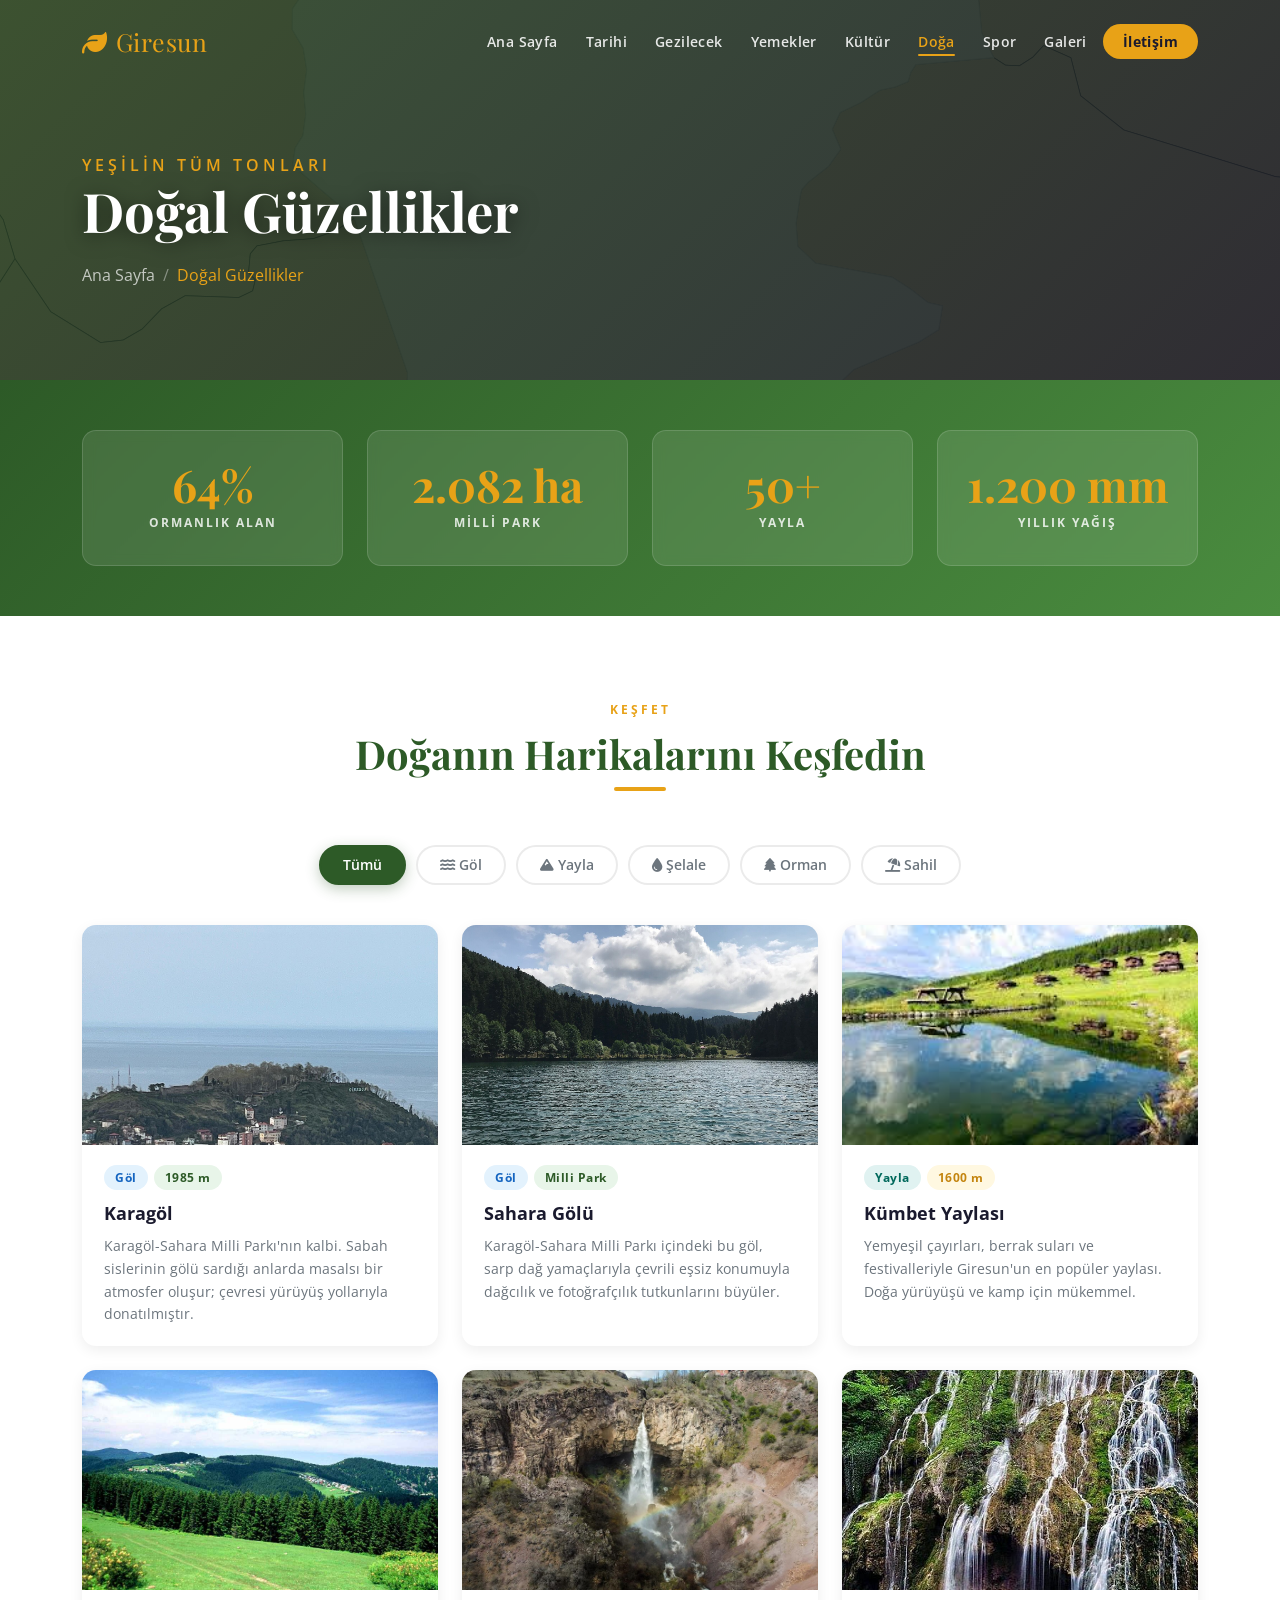
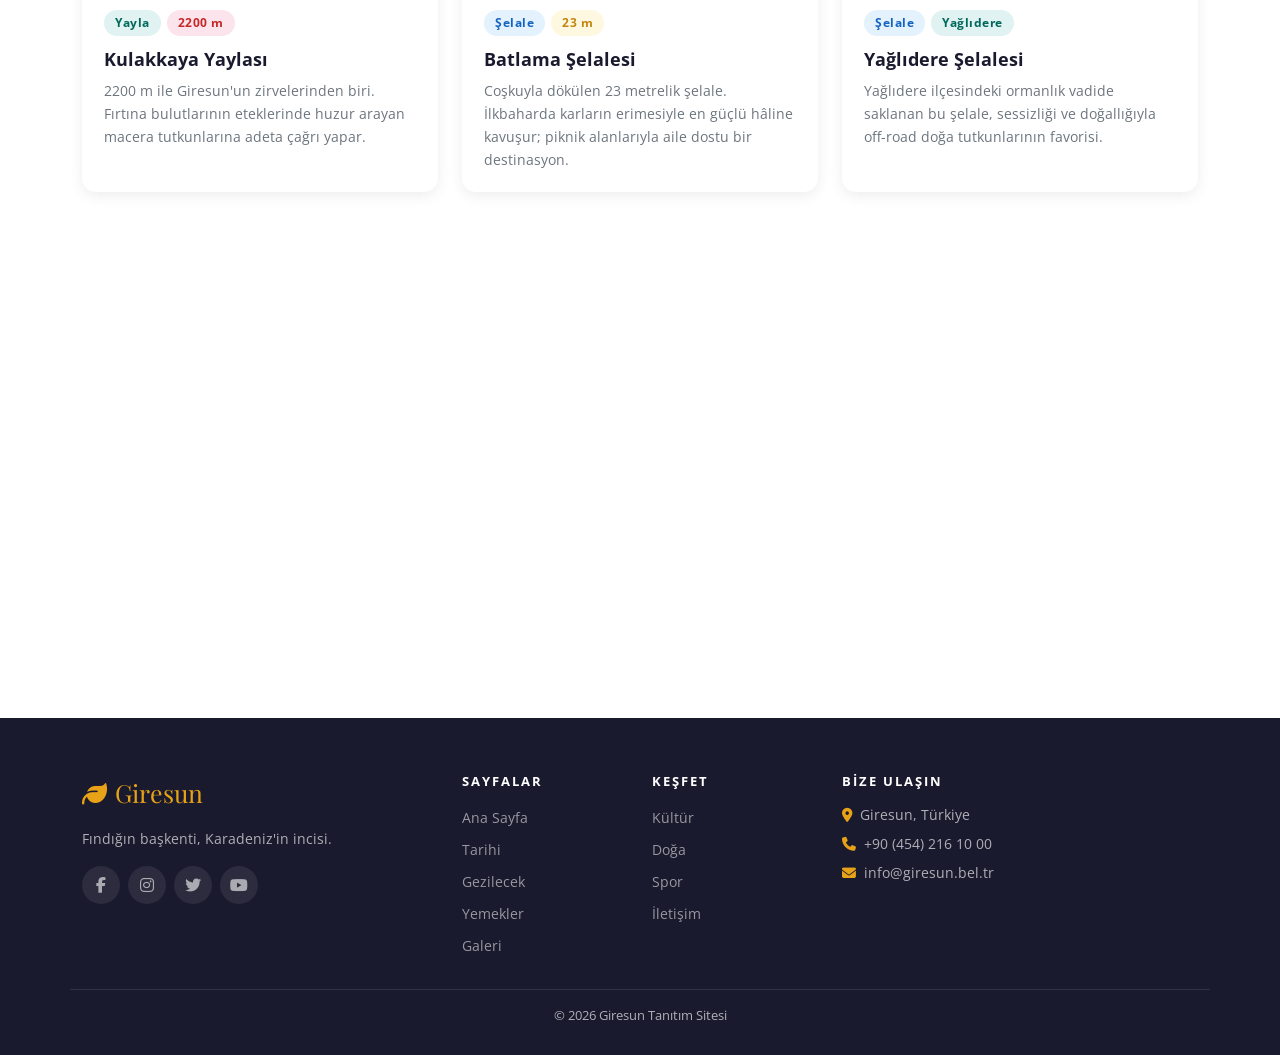
<file: giresun tanıtım sitesi/doga.html>
<!DOCTYPE html>
<html lang="tr">
<head>
  <meta charset="UTF-8"><meta name="viewport" content="width=device-width, initial-scale=1.0">
  <title>Doğal Güzellikler | Giresun</title>
  <link href="https://cdn.jsdelivr.net/npm/bootstrap@5.3.2/dist/css/bootstrap.min.css" rel="stylesheet">
  <link rel="stylesheet" href="https://cdnjs.cloudflare.com/ajax/libs/font-awesome/6.5.0/css/all.min.css">
  <link href="https://fonts.googleapis.com/css2?family=Playfair+Display:wght@400;700&family=Open+Sans:wght@300;400;600&display=swap" rel="stylesheet">
  <link rel="stylesheet" href="https://unpkg.com/aos@2.3.4/dist/aos.css">
  <link rel="stylesheet" href="css/style.css">
</head>
<body>

<nav class="navbar navbar-expand-lg fixed-top" id="mainNav">
  <div class="container">
    <a class="navbar-brand" href="index.html"><i class="fas fa-leaf me-2"></i>Giresun</a>
    <button class="navbar-toggler" type="button" data-bs-toggle="collapse" data-bs-target="#navMenu"><span class="navbar-toggler-icon"></span></button>
    <div class="collapse navbar-collapse" id="navMenu">
      <ul class="navbar-nav ms-auto align-items-lg-center gap-1">
        <li class="nav-item"><a class="nav-link" href="index.html">Ana Sayfa</a></li>
        <li class="nav-item"><a class="nav-link" href="tarih.html">Tarihi</a></li>
        <li class="nav-item"><a class="nav-link" href="gezilecek.html">Gezilecek</a></li>
        <li class="nav-item"><a class="nav-link" href="yemekler.html">Yemekler</a></li>
        <li class="nav-item"><a class="nav-link" href="kultur.html">Kültür</a></li>
        <li class="nav-item"><a class="nav-link" href="doga.html">Doğa</a></li>
        <li class="nav-item"><a class="nav-link" href="spor.html">Spor</a></li>
        <li class="nav-item"><a class="nav-link" href="galeri.html">Galeri</a></li>
        <li class="nav-item"><a class="nav-link btn-nav" href="iletisim.html">İletişim</a></li>
      </ul>
    </div>
  </div>
</nav>

<div class="page-hero">
  <div class="page-hero-bg" style="background-image:url('imgs/1280px-Giresun_harita.svg.png')"></div>
  <div class="page-hero-overlay"></div>
  <div class="container">
    <div class="page-hero-content">
      <div class="page-hero-subtitle">Yeşilin Tüm Tonları</div>
      <h1 class="page-hero-title">Doğal Güzellikler</h1>
      <nav aria-label="breadcrumb" class="breadcrumb-wrap">
        <ol class="breadcrumb mb-0">
          <li class="breadcrumb-item"><a href="index.html">Ana Sayfa</a></li>
          <li class="breadcrumb-item active">Doğal Güzellikler</li>
        </ol>
      </nav>
    </div>
  </div>
</div>

<!-- STATS DOĞA -->
<section class="stats-section" style="padding:50px 0">
  <div class="container">
    <div class="row g-4 justify-content-center">
      <div class="col-6 col-md-3" data-aos="zoom-in" data-aos-delay="0"><div class="stat-card"><div class="stat-num" data-count="64" data-suffix="%">0</div><div class="stat-lbl">Ormanlık Alan</div></div></div>
      <div class="col-6 col-md-3" data-aos="zoom-in" data-aos-delay="100"><div class="stat-card"><div class="stat-num" data-count="2082" data-suffix=" ha">0</div><div class="stat-lbl">Milli Park</div></div></div>
      <div class="col-6 col-md-3" data-aos="zoom-in" data-aos-delay="200"><div class="stat-card"><div class="stat-num" data-count="50" data-suffix="+">0</div><div class="stat-lbl">Yayla</div></div></div>
      <div class="col-6 col-md-3" data-aos="zoom-in" data-aos-delay="300"><div class="stat-card"><div class="stat-num" data-count="1200" data-suffix=" mm">0</div><div class="stat-lbl">Yıllık Yağış</div></div></div>
    </div>
  </div>
</section>

<section style="background:#fff;">
  <div class="container">
    <div class="section-header" data-aos="fade-up">
      <span class="section-eyebrow">Keşfet</span>
      <h2 class="section-title">Doğanın Harikalarını Keşfedin</h2>
      <div class="section-divider"></div>
    </div>
    <div class="filter-bar" data-aos="fade-up">
      <button class="filter-btn active" data-filter="all">Tümü</button>
      <button class="filter-btn" data-filter="gol"><i class="fas fa-water me-1"></i>Göl</button>
      <button class="filter-btn" data-filter="yayla"><i class="fas fa-mountain me-1"></i>Yayla</button>
      <button class="filter-btn" data-filter="selale"><i class="fas fa-tint me-1"></i>Şelale</button>
      <button class="filter-btn" data-filter="orman"><i class="fas fa-tree me-1"></i>Orman</button>
      <button class="filter-btn" data-filter="sahil"><i class="fas fa-umbrella-beach me-1"></i>Sahil</button>
    </div>
    <p id="no-results" class="filter-result"><i class="fas fa-search me-2"></i>Bu kategoride sonuç yok.</p>

    <div class="row g-4">
      <div class="col-lg-4 col-md-6" data-cat="gol" data-aos="fade-up" data-aos-delay="0">
        <div class="g-card">
          <div class="g-card-img">
            <img src="imgs/1280px-Castle_of_Giresun.jpg" alt="Karagöl" data-modal-type="historical" data-modal-key="karagol" onclick="openModal(this)" loading="lazy">
            <div class="card-overlay"><span class="card-overlay-btn" onclick="openModal(this.closest('.g-card-img').querySelector('img'))"><i class="fas fa-map-marked-alt me-1"></i>Haritada Gör</span></div>
          </div>
          <div class="g-card-body">
            <div class="g-card-badges"><span class="badge-cat badge-blue">Göl</span><span class="badge-cat badge-green">1985 m</span></div>
            <div class="g-card-title">Karagöl</div>
            <p class="g-card-text">Karagöl-Sahara Milli Parkı'nın kalbi. Sabah sislerinin gölü sardığı anlarda masalsı bir atmosfer oluşur; çevresi yürüyüş yollarıyla donatılmıştır.</p>
          </div>
        </div>
      </div>

      <div class="col-lg-4 col-md-6" data-cat="gol" data-aos="fade-up" data-aos-delay="100">
        <div class="g-card">
          <div class="g-card-img">
            <img src="imgs/karagol_lake.jpg" alt="Sahara Gölü" data-modal-type="image" data-img-src="imgs/karagol_lake.jpg" data-img-title="Sahara Gölü — Giresun" onclick="openModal(this)" loading="lazy">
            <div class="card-overlay"><span class="card-overlay-btn" onclick="openModal(this.closest('.g-card-img').querySelector('img'))"><i class="fas fa-expand-alt me-1"></i>Büyüt</span></div>
          </div>
          <div class="g-card-body">
            <div class="g-card-badges"><span class="badge-cat badge-blue">Göl</span><span class="badge-cat badge-green">Milli Park</span></div>
            <div class="g-card-title">Sahara Gölü</div>
            <p class="g-card-text">Karagöl-Sahara Milli Parkı içindeki bu göl, sarp dağ yamaçlarıyla çevrili eşsiz konumuyla dağcılık ve fotoğrafçılık tutkunlarını büyüler.</p>
          </div>
        </div>
      </div>

      <div class="col-lg-4 col-md-6" data-cat="yayla" data-aos="fade-up" data-aos-delay="200">
        <div class="g-card">
          <div class="g-card-img">
            <img src="imgs/kumbet.jpg" alt="Kümbet Yaylası" data-modal-type="historical" data-modal-key="kumbet-yaylasi" onclick="openModal(this)" loading="lazy">
            <div class="card-overlay"><span class="card-overlay-btn" onclick="openModal(this.closest('.g-card-img').querySelector('img'))"><i class="fas fa-map-marked-alt me-1"></i>Haritada Gör</span></div>
          </div>
          <div class="g-card-body">
            <div class="g-card-badges"><span class="badge-cat badge-teal">Yayla</span><span class="badge-cat badge-gold">1600 m</span></div>
            <div class="g-card-title">Kümbet Yaylası</div>
            <p class="g-card-text">Yemyeşil çayırları, berrak suları ve festivalleriyle Giresun'un en popüler yaylası. Doğa yürüyüşü ve kamp için mükemmel.</p>
          </div>
        </div>
      </div>

      <div class="col-lg-4 col-md-6" data-cat="yayla" data-aos="fade-up" data-aos-delay="0">
        <div class="g-card">
          <div class="g-card-img">
            <img src="imgs/kulakkaya.jpg" alt="Kulakkaya Yaylası" data-modal-type="historical" data-modal-key="kulakkaya-yaylasi" onclick="openModal(this)" loading="lazy">
            <div class="card-overlay"><span class="card-overlay-btn" onclick="openModal(this.closest('.g-card-img').querySelector('img'))"><i class="fas fa-map-marked-alt me-1"></i>Haritada Gör</span></div>
          </div>
          <div class="g-card-body">
            <div class="g-card-badges"><span class="badge-cat badge-teal">Yayla</span><span class="badge-cat badge-red">2200 m</span></div>
            <div class="g-card-title">Kulakkaya Yaylası</div>
            <p class="g-card-text">2200 m ile Giresun'un zirvelerinden biri. Fırtına bulutlarının eteklerinde huzur arayan macera tutkunlarına adeta çağrı yapar.</p>
          </div>
        </div>
      </div>

      <div class="col-lg-4 col-md-6" data-cat="selale" data-aos="fade-up" data-aos-delay="100">
        <div class="g-card">
          <div class="g-card-img">
            <img src="imgs/batamaselale.jpg" alt="Batlama Şelalesi" data-modal-type="historical" data-modal-key="batlama-selalesi" onclick="openModal(this)" loading="lazy">
            <div class="card-overlay"><span class="card-overlay-btn" onclick="openModal(this.closest('.g-card-img').querySelector('img'))"><i class="fas fa-map-marked-alt me-1"></i>Haritada Gör</span></div>
          </div>
          <div class="g-card-body">
            <div class="g-card-badges"><span class="badge-cat badge-blue">Şelale</span><span class="badge-cat badge-gold">23 m</span></div>
            <div class="g-card-title">Batlama Şelalesi</div>
            <p class="g-card-text">Coşkuyla dökülen 23 metrelik şelale. İlkbaharda karların erimesiyle en güçlü hâline kavuşur; piknik alanlarıyla aile dostu bir destinasyon.</p>
          </div>
        </div>
      </div>

      <div class="col-lg-4 col-md-6" data-cat="selale" data-aos="fade-up" data-aos-delay="200">
        <div class="g-card">
          <div class="g-card-img">
            <img src="imgs/yaglıdereselale.jpg" alt="Yağlıdere Şelalesi" data-modal-type="image" data-img-src="imgs/Yağlıdere_view.jpg" data-img-title="Yağlıdere Şelalesi" onclick="openModal(this)" loading="lazy">
            <div class="card-overlay"><span class="card-overlay-btn" onclick="openModal(this.closest('.g-card-img').querySelector('img'))"><i class="fas fa-expand-alt me-1"></i>Büyüt</span></div>
          </div>
          <div class="g-card-body">
            <div class="g-card-badges"><span class="badge-cat badge-blue">Şelale</span><span class="badge-cat badge-teal">Yağlıdere</span></div>
            <div class="g-card-title">Yağlıdere Şelalesi</div>
            <p class="g-card-text">Yağlıdere ilçesindeki ormanlık vadide saklanan bu şelale, sessizliği ve doğallığıyla off-road doğa tutkunlarının favorisi.</p>
          </div>
        </div>
      </div>

      <div class="col-lg-4 col-md-6" data-cat="orman" data-aos="fade-up" data-aos-delay="0">
        <div class="g-card">
          <div class="g-card-img">
            <img src="imgs/orman.jpg" alt="Giresun Ormanları" data-modal-type="image" data-img-src="imgs/1280px-Giresun_harita.svg.png" data-img-title="Giresun Ormanları" onclick="openModal(this)" loading="lazy">
            <div class="card-overlay"><span class="card-overlay-btn" onclick="openModal(this.closest('.g-card-img').querySelector('img'))"><i class="fas fa-expand-alt me-1"></i>Büyüt</span></div>
          </div>
          <div class="g-card-body">
            <div class="g-card-badges"><span class="badge-cat badge-green">Orman</span><span class="badge-cat badge-gold">%64</span></div>
            <div class="g-card-title">Giresun Ormanları</div>
            <p class="g-card-text">İlin yüzölçümünün %64'ünü kaplayan ormanlar; karaçam, kayın, ladin ve gürgen ağaçlarının oluşturduğu eşsiz bir biyoçeşitlilik barındırır.</p>
          </div>
        </div>
      </div>

      <div class="col-lg-4 col-md-6" data-cat="orman" data-aos="fade-up" data-aos-delay="100">
        <div class="g-card">
          <div class="g-card-img">
            <img src="imgs/findikbahcesi.jpg" alt="Fındık Bahçeleri" data-modal-type="image" data-img-src="imgs/Hasselblade.jpg" data-img-title="Giresun Fındık Bahçeleri" onclick="openModal(this)" loading="lazy">
            <div class="card-overlay"><span class="card-overlay-btn" onclick="openModal(this.closest('.g-card-img').querySelector('img'))"><i class="fas fa-expand-alt me-1"></i>Büyüt</span></div>
          </div>
          <div class="g-card-body">
            <div class="g-card-badges"><span class="badge-cat badge-green">Tarım</span><span class="badge-cat badge-gold">Coğrafi İşaretli</span></div>
            <div class="g-card-title">Fındık Bahçeleri</div>
            <p class="g-card-text">Yamaçları kaplayan fındık bahçeleri, ilkbaharda çiçeklendiğinde görsel şölen sunar. Ağustos hasatı yörenin en büyük sevincidir.</p>
          </div>
        </div>
      </div>

      <div class="col-lg-4 col-md-6" data-cat="sahil" data-aos="fade-up" data-aos-delay="200">
        <div class="g-card">
          <div class="g-card-img">
            <img src="imgs/kıyı.jpg" alt="Karadeniz Sahili" data-modal-type="image" data-img-src="imgs/1280px-Kapu_Mosque.jpg" data-img-title="Giresun Karadeniz Sahili" onclick="openModal(this)" loading="lazy">
            <div class="card-overlay"><span class="card-overlay-btn" onclick="openModal(this.closest('.g-card-img').querySelector('img'))"><i class="fas fa-expand-alt me-1"></i>Büyüt</span></div>
          </div>
          <div class="g-card-body">
            <div class="g-card-badges"><span class="badge-cat badge-blue">Sahil</span><span class="badge-cat badge-teal">Karadeniz</span></div>
            <div class="g-card-title">Karadeniz Kıyısı</div>
            <p class="g-card-text">Dağların yemyeşiliyle Karadeniz'in mavisinin buluştuğu kıyı şeridi. Bulancak ve Eynesil plajları bölgenin en gözde sahilleridir.</p>
          </div>
        </div>
      </div>
    </div>
  </div>
</section>

<footer>
  <div class="container">
    <div class="row g-4 pb-4 mb-2" style="border-bottom:1px solid rgba(255,255,255,.1)">
      <div class="col-lg-4 col-md-6"><div class="footer-brand mb-3"><i class="fas fa-leaf me-2"></i>Giresun</div><p class="footer-text">Fındığın başkenti, Karadeniz'in incisi.</p><div class="social-icons mt-3"><a href="#"><i class="fab fa-facebook-f"></i></a><a href="#"><i class="fab fa-instagram"></i></a><a href="#"><i class="fab fa-twitter"></i></a><a href="#"><i class="fab fa-youtube"></i></a></div></div>
      <div class="col-lg-2 col-md-3 col-6"><h6 class="footer-heading">Sayfalar</h6><ul class="footer-links"><li><a href="index.html">Ana Sayfa</a></li><li><a href="tarih.html">Tarihi</a></li><li><a href="gezilecek.html">Gezilecek</a></li><li><a href="yemekler.html">Yemekler</a></li><li><a href="galeri.html">Galeri</a></li></ul></div>
      <div class="col-lg-2 col-md-3 col-6"><h6 class="footer-heading">Keşfet</h6><ul class="footer-links"><li><a href="kultur.html">Kültür</a></li><li><a href="doga.html">Doğa</a></li><li><a href="spor.html">Spor</a></li><li><a href="iletisim.html">İletişim</a></li></ul></div>
      <div class="col-lg-4 col-md-6"><h6 class="footer-heading">Bize Ulaşın</h6><div class="footer-contact"><p><i class="fas fa-map-marker-alt me-2 text-accent"></i>Giresun, Türkiye</p><p><i class="fas fa-phone me-2 text-accent"></i>+90 (454) 216 10 00</p><p><i class="fas fa-envelope me-2 text-accent"></i>info@giresun.bel.tr</p></div></div>
    </div>
    <div class="text-center py-2"><p class="footer-copy mb-0">© 2026 Giresun Tanıtım Sitesi</p></div>
  </div>
</footer>

<div id="preloader"><div class="preloader-icon"><i class="fas fa-leaf"></i></div></div>
<div id="fsModal" role="dialog" aria-modal="true"><button class="fs-close" onclick="closeModal()"><i class="fas fa-times"></i></button><div id="fsContent"></div></div>
<div class="toast-container position-fixed bottom-0 end-0 p-3" style="z-index:9998"><div id="mainToast" class="toast align-items-center text-bg-success border-0"><div class="d-flex"><div class="toast-body" id="toastMsg">İşlem başarılı!</div><button type="button" class="btn-close btn-close-white me-2 m-auto" data-bs-dismiss="toast"></button></div></div></div>
<button id="scrollTop" title="Yukarı çık"><i class="fas fa-chevron-up"></i></button>
<script src="https://cdn.jsdelivr.net/npm/bootstrap@5.3.2/dist/js/bootstrap.bundle.min.js"></script>
<script src="https://unpkg.com/aos@2.3.4/dist/aos.js"></script>
<script src="js/main.js"></script>
</body>
</html>
</file>
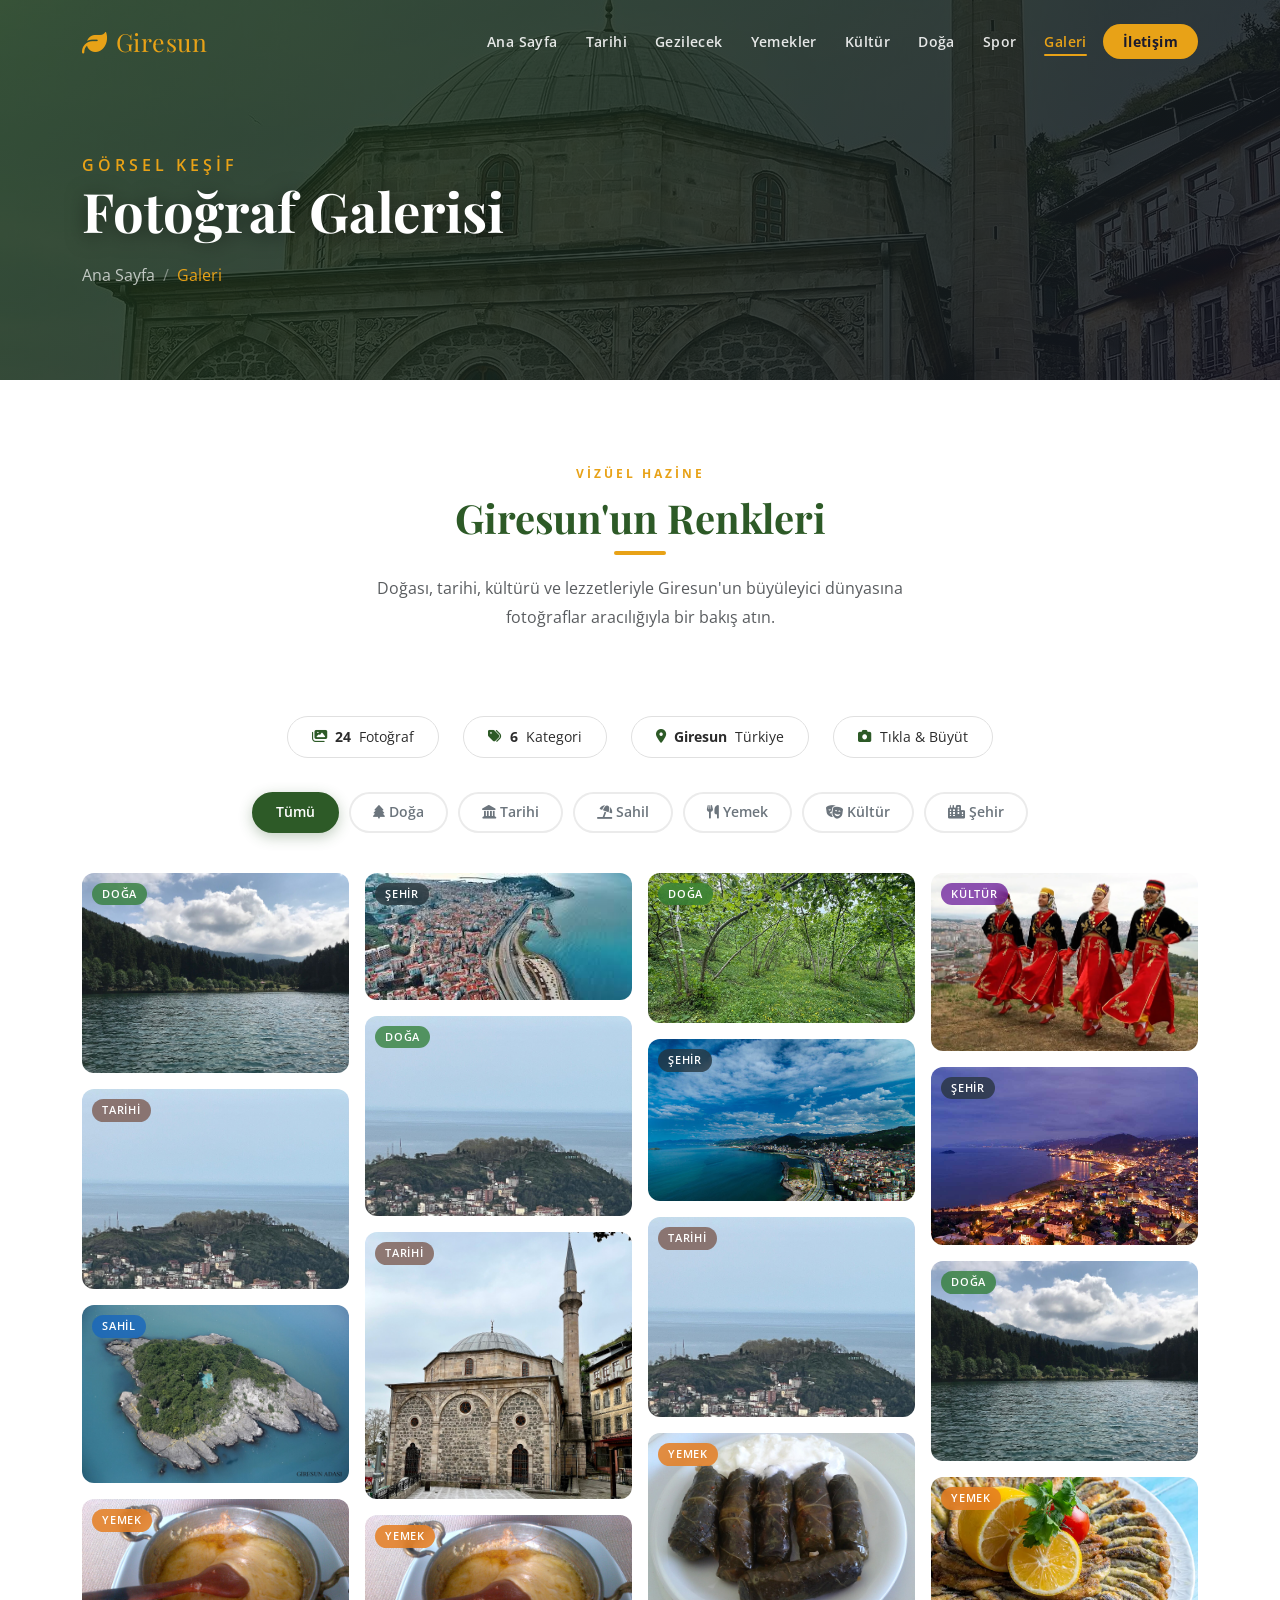
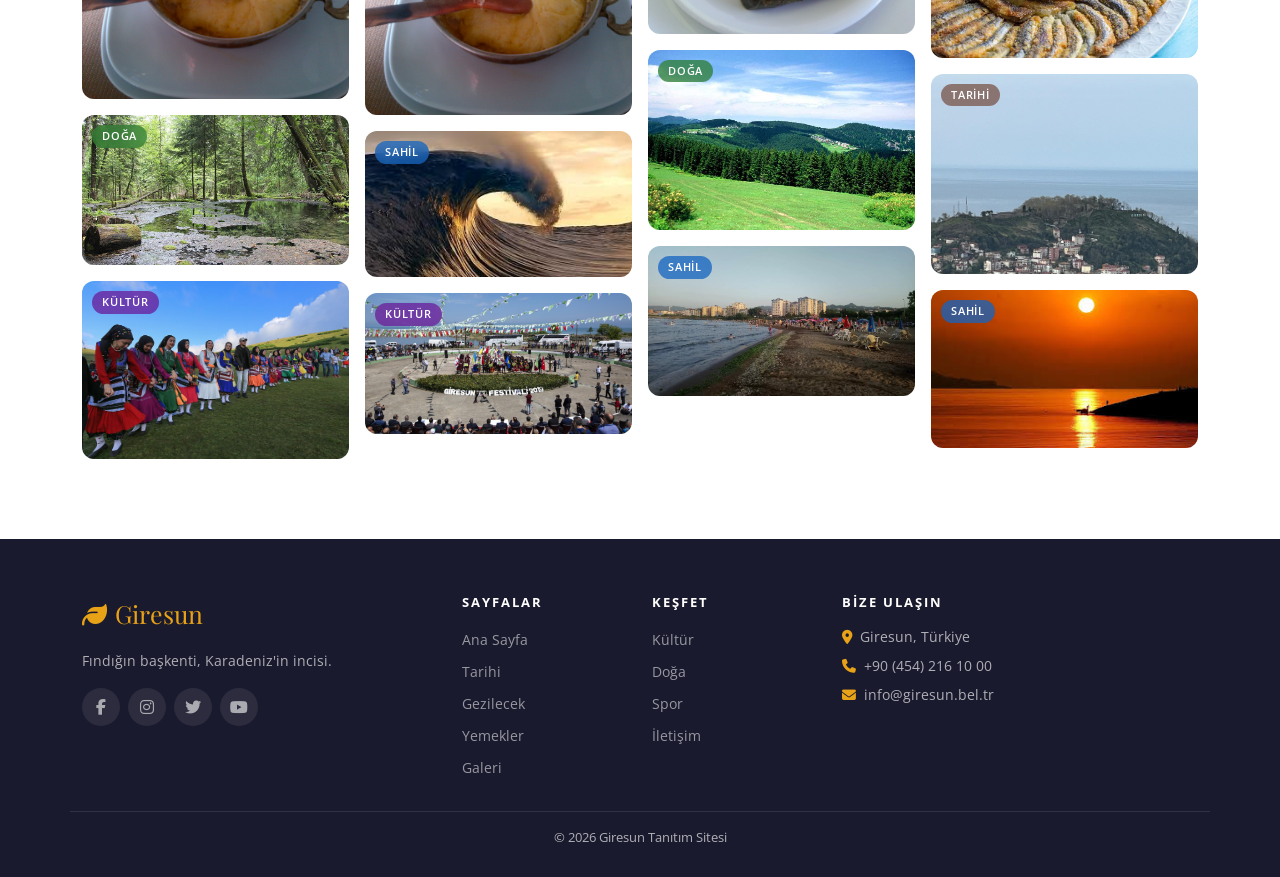
<file: giresun tanıtım sitesi/galeri.html>
<!DOCTYPE html>
<html lang="tr">

<head>
  <meta charset="UTF-8">
  <meta name="viewport" content="width=device-width, initial-scale=1.0">
  <title>Fotoğraf Galerisi | Giresun</title>
  <link href="https://cdn.jsdelivr.net/npm/bootstrap@5.3.2/dist/css/bootstrap.min.css" rel="stylesheet">
  <link rel="stylesheet" href="https://cdnjs.cloudflare.com/ajax/libs/font-awesome/6.5.0/css/all.min.css">
  <link
    href="https://fonts.googleapis.com/css2?family=Playfair+Display:wght@400;700&family=Open+Sans:wght@300;400;600&display=swap"
    rel="stylesheet">
  <link rel="stylesheet" href="https://unpkg.com/aos@2.3.4/dist/aos.css">
  <link rel="stylesheet" href="css/style.css">
  <style>
    .gallery-grid {
      columns: 4;
      column-gap: 16px;
      padding: 0;
    }

    @media (max-width: 1200px) {
      .gallery-grid {
        columns: 3;
      }
    }

    @media (max-width: 768px) {
      .gallery-grid {
        columns: 2;
      }
    }

    @media (max-width: 480px) {
      .gallery-grid {
        columns: 1;
      }
    }

    .gallery-item {
      break-inside: avoid;
      margin-bottom: 16px;
      position: relative;
      border-radius: 12px;
      overflow: hidden;
      cursor: pointer;
      display: block;
    }

    .gallery-item img {
      width: 100%;
      display: block;
      transition: transform .45s ease;
    }

    .gallery-item:hover img {
      transform: scale(1.07);
    }

    .gallery-item .g-overlay {
      position: absolute;
      inset: 0;
      background: linear-gradient(to top, rgba(0, 0, 0, .65) 0%, transparent 60%);
      opacity: 0;
      transition: opacity .35s ease;
      display: flex;
      align-items: flex-end;
      padding: 16px;
    }

    .gallery-item:hover .g-overlay {
      opacity: 1;
    }

    .gallery-item .g-overlay-text {
      color: #fff;
      font-size: .82rem;
      font-weight: 600;
      letter-spacing: .5px;
    }

    .gallery-item .g-overlay-icon {
      position: absolute;
      top: 50%;
      left: 50%;
      transform: translate(-50%, -50%);
      width: 48px;
      height: 48px;
      background: rgba(255, 255, 255, .2);
      backdrop-filter: blur(6px);
      border-radius: 50%;
      display: flex;
      align-items: center;
      justify-content: center;
      color: #fff;
      font-size: 1.2rem;
      opacity: 0;
      transition: opacity .35s ease, transform .35s ease;
      transform: translate(-50%, -50%) scale(.7);
    }

    .gallery-item:hover .g-overlay-icon {
      opacity: 1;
      transform: translate(-50%, -50%) scale(1);
    }

    .gallery-item .g-cat-badge {
      position: absolute;
      top: 10px;
      left: 10px;
      font-size: .7rem;
      font-weight: 600;
      padding: 3px 10px;
      border-radius: 20px;
      text-transform: uppercase;
      letter-spacing: .8px;
      backdrop-filter: blur(6px);
    }

    .g-stats-row {
      display: flex;
      flex-wrap: wrap;
      gap: 24px;
      justify-content: center;
      padding: 30px 0 10px;
    }

    .g-stat-pill {
      background: var(--surface);
      border: 1px solid #e0e0e0;
      border-radius: 40px;
      padding: 10px 24px;
      font-size: .85rem;
      color: var(--text-secondary);
      display: flex;
      align-items: center;
      gap: 8px;
    }

    .g-stat-pill i {
      color: var(--primary);
    }

    .g-stat-pill strong {
      color: var(--text-primary);
    }
  </style>
</head>

<body>

  <nav class="navbar navbar-expand-lg fixed-top" id="mainNav">
    <div class="container">
      <a class="navbar-brand" href="index.html"><i class="fas fa-leaf me-2"></i>Giresun</a>
      <button class="navbar-toggler" type="button" data-bs-toggle="collapse" data-bs-target="#navMenu"><span
          class="navbar-toggler-icon"></span></button>
      <div class="collapse navbar-collapse" id="navMenu">
        <ul class="navbar-nav ms-auto align-items-lg-center gap-1">
          <li class="nav-item"><a class="nav-link" href="index.html">Ana Sayfa</a></li>
          <li class="nav-item"><a class="nav-link" href="tarih.html">Tarihi</a></li>
          <li class="nav-item"><a class="nav-link" href="gezilecek.html">Gezilecek</a></li>
          <li class="nav-item"><a class="nav-link" href="yemekler.html">Yemekler</a></li>
          <li class="nav-item"><a class="nav-link" href="kultur.html">Kültür</a></li>
          <li class="nav-item"><a class="nav-link" href="doga.html">Doğa</a></li>
          <li class="nav-item"><a class="nav-link" href="spor.html">Spor</a></li>
          <li class="nav-item"><a class="nav-link active" href="galeri.html">Galeri</a></li>
          <li class="nav-item"><a class="nav-link btn-nav" href="iletisim.html">İletişim</a></li>
        </ul>
      </div>
    </div>
  </nav>

  <div class="page-hero">
    <div class="page-hero-bg" style="background-image:url('imgs/1280px-Kapu_Mosque.jpg')"></div>
    <div class="page-hero-overlay"></div>
    <div class="container">
      <div class="page-hero-content">
        <div class="page-hero-subtitle">Görsel Keşif</div>
        <h1 class="page-hero-title">Fotoğraf Galerisi</h1>
        <nav aria-label="breadcrumb" class="breadcrumb-wrap">
          <ol class="breadcrumb mb-0">
            <li class="breadcrumb-item"><a href="index.html">Ana Sayfa</a></li>
            <li class="breadcrumb-item active">Galeri</li>
          </ol>
        </nav>
      </div>
    </div>
  </div>

  <section style="background:#fff;">
    <div class="container">
      <div class="section-header" data-aos="fade-up">
        <span class="section-eyebrow">Vizüel Hazine</span>
        <h2 class="section-title">Giresun'un Renkleri</h2>
        <div class="section-divider"></div>
        <p class="text-muted text-center mx-auto" style="max-width:560px;line-height:1.8">Doğası, tarihi, kültürü ve
          lezzetleriyle Giresun'un büyüleyici dünyasına fotoğraflar aracılığıyla bir bakış atın.</p>
      </div>

      <div class="g-stats-row" data-aos="fade-up">
        <div class="g-stat-pill"><i class="fas fa-images"></i><strong>24</strong> Fotoğraf</div>
        <div class="g-stat-pill"><i class="fas fa-tags"></i><strong>6</strong> Kategori</div>
        <div class="g-stat-pill"><i class="fas fa-map-marker-alt"></i><strong>Giresun</strong> Türkiye</div>
        <div class="g-stat-pill"><i class="fas fa-camera"></i>Tıkla &amp; Büyüt</div>
      </div>

      <div class="filter-bar mt-4" data-aos="fade-up">
        <button class="filter-btn active" data-filter="all">Tümü</button>
        <button class="filter-btn" data-filter="doga"><i class="fas fa-tree me-1"></i>Doğa</button>
        <button class="filter-btn" data-filter="tarih"><i class="fas fa-landmark me-1"></i>Tarihi</button>
        <button class="filter-btn" data-filter="sahil"><i class="fas fa-umbrella-beach me-1"></i>Sahil</button>
        <button class="filter-btn" data-filter="yemek"><i class="fas fa-utensils me-1"></i>Yemek</button>
        <button class="filter-btn" data-filter="kultur"><i class="fas fa-masks-theater me-1"></i>Kültür</button>
        <button class="filter-btn" data-filter="sehir"><i class="fas fa-city me-1"></i>Şehir</button>
      </div>
      <p id="no-results" class="filter-result"><i class="fas fa-search me-2"></i>Bu kategoride fotoğraf yok.</p>

      <div class="gallery-grid mt-4" id="galleryGrid">

        <div class="gallery-item" data-cat="doga" data-aos="zoom-in" data-aos-delay="0"
          onclick="openGalleryModal('imgs/karagol_lake.jpg','Karagöl — Doğanın Gözü','doga')">
          <img src="imgs/karagol_lake.jpg" alt="Karagöl" loading="lazy">
          <div class="g-cat-badge" style="background:rgba(46,125,50,.75);color:#fff">Doğa</div>
          <div class="g-overlay">
            <div class="g-overlay-icon"><i class="fas fa-expand-alt"></i></div>
            <div class="g-overlay-text">Karagöl — 1985 m</div>
          </div>
        </div>

        <div class="gallery-item" data-cat="tarih" data-aos="zoom-in" data-aos-delay="40"
          onclick="openGalleryModal('imgs/1280px-Castle_of_Giresun.jpg','Giresun Kalesi — M.Ö. 2. Yüzyıl','tarih')">
          <img src="imgs/1280px-Castle_of_Giresun.jpg" alt="Giresun Kalesi" loading="lazy">
          <div class="g-cat-badge" style="background:rgba(121,85,72,.75);color:#fff">Tarihi</div>
          <div class="g-overlay">
            <div class="g-overlay-icon"><i class="fas fa-expand-alt"></i></div>
            <div class="g-overlay-text">Giresun Kalesi</div>
          </div>
        </div>

        <div class="gallery-item" data-cat="sahil" data-aos="zoom-in" data-aos-delay="80"
          onclick="openGalleryModal('imgs/1280px-Giresun_Ada.jpg','Giresun Adası — Efsanevi Küçük Ada','sahil')">
          <img src="imgs/1280px-Giresun_Ada.jpg" alt="Giresun Adası" loading="lazy">
          <div class="g-cat-badge" style="background:rgba(21,101,192,.75);color:#fff">Sahil</div>
          <div class="g-overlay">
            <div class="g-overlay-icon"><i class="fas fa-expand-alt"></i></div>
            <div class="g-overlay-text">Giresun Adası</div>
          </div>
        </div>

        <div class="gallery-item" data-cat="yemek" data-aos="zoom-in" data-aos-delay="120"
          onclick="openGalleryModal('imgs/Muhlama.jpg','Kuymak — Karadeniz\'in Altın Lezzeti','yemek')">
          <img src="imgs/Muhlama.jpg" alt="Kuymak" loading="lazy">
          <div class="g-cat-badge" style="background:rgba(230,126,34,.85);color:#fff">Yemek</div>
          <div class="g-overlay">
            <div class="g-overlay-icon"><i class="fas fa-expand-alt"></i></div>
            <div class="g-overlay-text">Kuymak</div>
          </div>
        </div>

        <div class="gallery-item" data-cat="doga" data-aos="zoom-in" data-aos-delay="0"
          onclick="openGalleryModal('imgs/orman.jpg','Kümbet Yaylası — 1600 m Yükseklik','doga')">
          <img src="imgs/orman.jpg" alt="Kümbet Yaylası" loading="lazy">
          <div class="g-cat-badge" style="background:rgba(46,125,50,.75);color:#fff">Doğa</div>
          <div class="g-overlay">
            <div class="g-overlay-icon"><i class="fas fa-expand-alt"></i></div>
            <div class="g-overlay-text">Kümbet Yaylası</div>
          </div>
        </div>

        <div class="gallery-item" data-cat="kultur" data-aos="zoom-in" data-aos-delay="40"
          onclick="openGalleryModal('imgs/horon_dance.jpg','Horon — Karadeniz Halk Oyunu','kultur')">
          <img src="imgs/horon_dance.jpg" alt="Horon" loading="lazy">
          <div class="g-cat-badge" style="background:rgba(106,27,154,.75);color:#fff">Kültür</div>
          <div class="g-overlay">
            <div class="g-overlay-icon"><i class="fas fa-expand-alt"></i></div>
            <div class="g-overlay-text">Horon</div>
          </div>
        </div>

        <div class="gallery-item" data-cat="sehir" data-aos="zoom-in" data-aos-delay="80"
          onclick="openGalleryModal('imgs/giresunmerkez.jpg','Giresun Şehir Merkezi','sehir')">
          <img src="imgs/giresunmerkez.jpg" alt="Şehir Merkezi" loading="lazy">
          <div class="g-cat-badge" style="background:rgba(38,50,56,.75);color:#fff">Şehir</div>
          <div class="g-overlay">
            <div class="g-overlay-icon"><i class="fas fa-expand-alt"></i></div>
            <div class="g-overlay-text">Şehir Merkezi</div>
          </div>
        </div>

        <div class="gallery-item" data-cat="doga" data-aos="zoom-in" data-aos-delay="120"
          onclick="openGalleryModal('imgs/1280px-Castle_of_Giresun.jpg','Batlama Şelalesi — 23 m Yükseklik','doga')">
          <img src="imgs/1280px-Castle_of_Giresun.jpg" alt="Batlama Şelalesi" loading="lazy">
          <div class="g-cat-badge" style="background:rgba(46,125,50,.75);color:#fff">Doğa</div>
          <div class="g-overlay">
            <div class="g-overlay-icon"><i class="fas fa-expand-alt"></i></div>
            <div class="g-overlay-text">Batlama Şelalesi</div>
          </div>
        </div>

        <div class="gallery-item" data-cat="tarih" data-aos="zoom-in" data-aos-delay="0"
          onclick="openGalleryModal('imgs/1280px-Kapu_Mosque.jpg','Zeytinlik Camii — 19. Yüzyıl','tarih')">
          <img src="imgs/1280px-Kapu_Mosque.jpg" alt="Zeytinlik Camii" loading="lazy">
          <div class="g-cat-badge" style="background:rgba(121,85,72,.75);color:#fff">Tarihi</div>
          <div class="g-overlay">
            <div class="g-overlay-icon"><i class="fas fa-expand-alt"></i></div>
            <div class="g-overlay-text">Zeytinlik Camii</div>
          </div>
        </div>

        <div class="gallery-item" data-cat="yemek" data-aos="zoom-in" data-aos-delay="40"
          onclick="openGalleryModal('imgs/Muhlama.jpg','Mıhlama — Misket Peynirli Lezzet','yemek')">
          <img src="imgs/Muhlama.jpg" alt="Mıhlama" loading="lazy">
          <div class="g-cat-badge" style="background:rgba(230,126,34,.85);color:#fff">Yemek</div>
          <div class="g-overlay">
            <div class="g-overlay-icon"><i class="fas fa-expand-alt"></i></div>
            <div class="g-overlay-text">Mıhlama</div>
          </div>
        </div>

        <div class="gallery-item" data-cat="sahil" data-aos="zoom-in" data-aos-delay="80"
          onclick="openGalleryModal('imgs/dalga.jpg','Karadeniz — Dalgalar ve Ufuk','sahil')">
          <img src="imgs/dalga.jpg" alt="Karadeniz" loading="lazy">
          <div class="g-cat-badge" style="background:rgba(21,101,192,.75);color:#fff">Sahil</div>
          <div class="g-overlay">
            <div class="g-overlay-icon"><i class="fas fa-expand-alt"></i></div>
            <div class="g-overlay-text">Karadeniz Dalgaları</div>
          </div>
        </div>

        <div class="gallery-item" data-cat="kultur" data-aos="zoom-in" data-aos-delay="120"
          onclick="openGalleryModal('imgs/_aksu-senlikleri-3-6297.jpg','Aksu Festivali — Mayıs Kutlamaları','kultur')">
          <img src="imgs/_aksu-senlikleri-3-6297.jpg" alt="Aksu Festivali" loading="lazy">
          <div class="g-cat-badge" style="background:rgba(106,27,154,.75);color:#fff">Kültür</div>
          <div class="g-overlay">
            <div class="g-overlay-icon"><i class="fas fa-expand-alt"></i></div>
            <div class="g-overlay-text">Aksu Festivali</div>
          </div>
        </div>

        <div class="gallery-item" data-cat="doga" data-aos="zoom-in" data-aos-delay="0"
          onclick="openGalleryModal('imgs/findikbahcesi.jpg','Fındık Bahçeleri — Hasat Mevsimi','doga')">
          <img src="imgs/findikbahcesi.jpg" alt="Fındık Bahçeleri" loading="lazy">
          <div class="g-cat-badge" style="background:rgba(46,125,50,.75);color:#fff">Doğa</div>
          <div class="g-overlay">
            <div class="g-overlay-icon"><i class="fas fa-expand-alt"></i></div>
            <div class="g-overlay-text">Fındık Bahçeleri</div>
          </div>
        </div>

        <div class="gallery-item" data-cat="sehir" data-aos="zoom-in" data-aos-delay="40"
          onclick="openGalleryModal('imgs/kıyı.jpg','Giresun Limanı — Balıkçı Tekneleri','sehir')">
          <img src="imgs/kıyı.jpg" alt="Giresun Limanı" loading="lazy">
          <div class="g-cat-badge" style="background:rgba(38,50,56,.75);color:#fff">Şehir</div>
          <div class="g-overlay">
            <div class="g-overlay-icon"><i class="fas fa-expand-alt"></i></div>
            <div class="g-overlay-text">Giresun Limanı</div>
          </div>
        </div>

        <div class="gallery-item" data-cat="tarih" data-aos="zoom-in" data-aos-delay="80"
          onclick="openGalleryModal('imgs/1280px-Castle_of_Giresun.jpg','Giresun Müzesi — Tarihi Eserler','tarih')">
          <img src="imgs/1280px-Castle_of_Giresun.jpg" alt="Giresun Müzesi" loading="lazy">
          <div class="g-cat-badge" style="background:rgba(121,85,72,.75);color:#fff">Tarihi</div>
          <div class="g-overlay">
            <div class="g-overlay-icon"><i class="fas fa-expand-alt"></i></div>
            <div class="g-overlay-text">Giresun Müzesi</div>
          </div>
        </div>

        <div class="gallery-item" data-cat="yemek" data-aos="zoom-in" data-aos-delay="120"
          onclick="openGalleryModal('imgs/1280px-Kara_lahana_sarma.jpg','Lahana Sarması — Geleneksel Lezzet','yemek')">
          <img src="imgs/1280px-Kara_lahana_sarma.jpg" alt="Lahana Sarması" loading="lazy">
          <div class="g-cat-badge" style="background:rgba(230,126,34,.85);color:#fff">Yemek</div>
          <div class="g-overlay">
            <div class="g-overlay-icon"><i class="fas fa-expand-alt"></i></div>
            <div class="g-overlay-text">Lahana Sarması</div>
          </div>
        </div>

        <div class="gallery-item" data-cat="doga" data-aos="zoom-in" data-aos-delay="0"
          onclick="openGalleryModal('imgs/kulakkaya.jpg','Kulakkaya Yaylası — 2200 m Zirve','doga')">
          <img src="imgs/kulakkaya.jpg" alt="Kulakkaya" loading="lazy">
          <div class="g-cat-badge" style="background:rgba(46,125,50,.75);color:#fff">Doğa</div>
          <div class="g-overlay">
            <div class="g-overlay-icon"><i class="fas fa-expand-alt"></i></div>
            <div class="g-overlay-text">Kulakkaya Yaylası</div>
          </div>
        </div>

        <div class="gallery-item" data-cat="sahil" data-aos="zoom-in" data-aos-delay="40"
          onclick="openGalleryModal('imgs/bulunacakplajı.webp','Bulancak Plajı — Karadeniz Kıyısı','sahil')">
          <img src="imgs/bulunacakplajı.webp" alt="Bulancak" loading="lazy">
          <div class="g-cat-badge" style="background:rgba(21,101,192,.75);color:#fff">Sahil</div>
          <div class="g-overlay">
            <div class="g-overlay-icon"><i class="fas fa-expand-alt"></i></div>
            <div class="g-overlay-text">Bulancak Plajı</div>
          </div>
        </div>

        <div class="gallery-item" data-cat="kultur" data-aos="zoom-in" data-aos-delay="80"
          onclick="openGalleryModal('imgs/kıyafet.webp','Geleneksel Kıyafetler — Yöresel Motifler','kultur')">
          <img src="imgs/kıyafet.webp" alt="Geleneksel Kıyafetler" loading="lazy">
          <div class="g-cat-badge" style="background:rgba(106,27,154,.75);color:#fff">Kültür</div>
          <div class="g-overlay">
            <div class="g-overlay-icon"><i class="fas fa-expand-alt"></i></div>
            <div class="g-overlay-text">Geleneksel Kıyafetler</div>
          </div>
        </div>

        <div class="gallery-item" data-cat="sehir" data-aos="zoom-in" data-aos-delay="120"
          onclick="openGalleryModal('imgs/manzara.jpg','Giresun Gece Manzarası — Işık Şöleni','sehir')">
          <img src="imgs/manzara.jpg" alt="Gece Manzarası" loading="lazy">
          <div class="g-cat-badge" style="background:rgba(38,50,56,.75);color:#fff">Şehir</div>
          <div class="g-overlay">
            <div class="g-overlay-icon"><i class="fas fa-expand-alt"></i></div>
            <div class="g-overlay-text">Gece Manzarası</div>
          </div>
        </div>

        <div class="gallery-item" data-cat="doga" data-aos="zoom-in" data-aos-delay="0"
          onclick="openGalleryModal('imgs/karagol_lake.jpg','Sahara Gölü — Milli Park İçindeki İnci','doga')">
          <img src="imgs/karagol_lake.jpg" alt="Sahara Gölü" loading="lazy">
          <div class="g-cat-badge" style="background:rgba(46,125,50,.75);color:#fff">Doğa</div>
          <div class="g-overlay">
            <div class="g-overlay-icon"><i class="fas fa-expand-alt"></i></div>
            <div class="g-overlay-text">Sahara Gölü</div>
          </div>
        </div>

        <div class="gallery-item" data-cat="yemek" data-aos="zoom-in" data-aos-delay="40"
          onclick="openGalleryModal('imgs/hamsitava.webp','Hamsi Tava — Karadeniz\'in Vazgeçilmezi','yemek')">
          <img src="imgs/hamsitava.webp" alt="Hamsi Tava" loading="lazy">
          <div class="g-cat-badge" style="background:rgba(230,126,34,.85);color:#fff">Yemek</div>
          <div class="g-overlay">
            <div class="g-overlay-icon"><i class="fas fa-expand-alt"></i></div>
            <div class="g-overlay-text">Hamsi Tava</div>
          </div>
        </div>

        <div class="gallery-item" data-cat="tarih" data-aos="zoom-in" data-aos-delay="80"
          onclick="openGalleryModal('imgs/1280px-Castle_of_Giresun.jpg','Tarihi İlçeler — Dereli & Espiye','tarih')">
          <img src="imgs/1280px-Castle_of_Giresun.jpg" alt="Tarihi İlçeler" loading="lazy">
          <div class="g-cat-badge" style="background:rgba(121,85,72,.75);color:#fff">Tarihi</div>
          <div class="g-overlay">
            <div class="g-overlay-icon"><i class="fas fa-expand-alt"></i></div>
            <div class="g-overlay-text">Tarihi İlçeler</div>
          </div>
        </div>

        <div class="gallery-item" data-cat="sahil" data-aos="zoom-in" data-aos-delay="120"
          onclick="openGalleryModal('imgs/gunbatımı.jpg','Giresun Günbatımı — Karadeniz Renkleri','sahil')">
          <img src="imgs/gunbatımı.jpg" alt="Günbatımı" loading="lazy">
          <div class="g-cat-badge" style="background:rgba(21,101,192,.75);color:#fff">Sahil</div>
          <div class="g-overlay">
            <div class="g-overlay-icon"><i class="fas fa-expand-alt"></i></div>
            <div class="g-overlay-text">Günbatımı</div>
          </div>
        </div>

      </div>
    </div>
  </section>

  <footer>
    <div class="container">
      <div class="row g-4 pb-4 mb-2" style="border-bottom:1px solid rgba(255,255,255,.1)">
        <div class="col-lg-4 col-md-6">
          <div class="footer-brand mb-3"><i class="fas fa-leaf me-2"></i>Giresun</div>
          <p class="footer-text">Fındığın başkenti, Karadeniz'in incisi.</p>
          <div class="social-icons mt-3"><a href="#"><i class="fab fa-facebook-f"></i></a><a href="#"><i
                class="fab fa-instagram"></i></a><a href="#"><i class="fab fa-twitter"></i></a><a href="#"><i
                class="fab fa-youtube"></i></a></div>
        </div>
        <div class="col-lg-2 col-md-3 col-6">
          <h6 class="footer-heading">Sayfalar</h6>
          <ul class="footer-links">
            <li><a href="index.html">Ana Sayfa</a></li>
            <li><a href="tarih.html">Tarihi</a></li>
            <li><a href="gezilecek.html">Gezilecek</a></li>
            <li><a href="yemekler.html">Yemekler</a></li>
            <li><a href="galeri.html">Galeri</a></li>
          </ul>
        </div>
        <div class="col-lg-2 col-md-3 col-6">
          <h6 class="footer-heading">Keşfet</h6>
          <ul class="footer-links">
            <li><a href="kultur.html">Kültür</a></li>
            <li><a href="doga.html">Doğa</a></li>
            <li><a href="spor.html">Spor</a></li>
            <li><a href="iletisim.html">İletişim</a></li>
          </ul>
        </div>
        <div class="col-lg-4 col-md-6">
          <h6 class="footer-heading">Bize Ulaşın</h6>
          <div class="footer-contact">
            <p><i class="fas fa-map-marker-alt me-2 text-accent"></i>Giresun, Türkiye</p>
            <p><i class="fas fa-phone me-2 text-accent"></i>+90 (454) 216 10 00</p>
            <p><i class="fas fa-envelope me-2 text-accent"></i>info@giresun.bel.tr</p>
          </div>
        </div>
      </div>
      <div class="text-center py-2">
        <p class="footer-copy mb-0">© 2026 Giresun Tanıtım Sitesi</p>
      </div>
    </div>
  </footer>

  <div id="preloader">
    <div class="preloader-icon"><i class="fas fa-leaf"></i></div>
  </div>
  <div id="fsModal" role="dialog" aria-modal="true"><button class="fs-close" onclick="closeModal()"><i
        class="fas fa-times"></i></button>
    <div id="fsContent"></div>
  </div>
  <div class="toast-container position-fixed bottom-0 end-0 p-3" style="z-index:9998">
    <div id="mainToast" class="toast align-items-center text-bg-success border-0">
      <div class="d-flex">
        <div class="toast-body" id="toastMsg">İşlem başarılı!</div><button type="button"
          class="btn-close btn-close-white me-2 m-auto" data-bs-dismiss="toast"></button>
      </div>
    </div>
  </div>
  <button id="scrollTop" title="Yukarı çık"><i class="fas fa-chevron-up"></i></button>

  <script src="https://cdn.jsdelivr.net/npm/bootstrap@5.3.2/dist/js/bootstrap.bundle.min.js"></script>
  <script src="https://unpkg.com/aos@2.3.4/dist/aos.js"></script>
  <script src="js/main.js"></script>
  <script>
    function openGalleryModal(src, title, cat) {
      const fakeEl = { dataset: { modalType: 'image', imgSrc: src, imgTitle: title } };
      openModal(fakeEl);
    }

    document.addEventListener('DOMContentLoaded', function () {
      const filterBtns = document.querySelectorAll('.filter-btn');
      const items = document.querySelectorAll('#galleryGrid .gallery-item');
      const noResults = document.getElementById('no-results');

      filterBtns.forEach(btn => {
        btn.addEventListener('click', function () {
          filterBtns.forEach(b => b.classList.remove('active'));
          this.classList.add('active');
          const filter = this.dataset.filter;
          let visible = 0;
          items.forEach(item => {
            const cat = item.dataset.cat || '';
            const show = filter === 'all' || cat === filter;
            item.style.display = show ? 'block' : 'none';
            if (show) visible++;
          });
          noResults.style.display = visible === 0 ? 'block' : 'none';
        });
      });
    });
  </script>
</body>

</html>
</file>
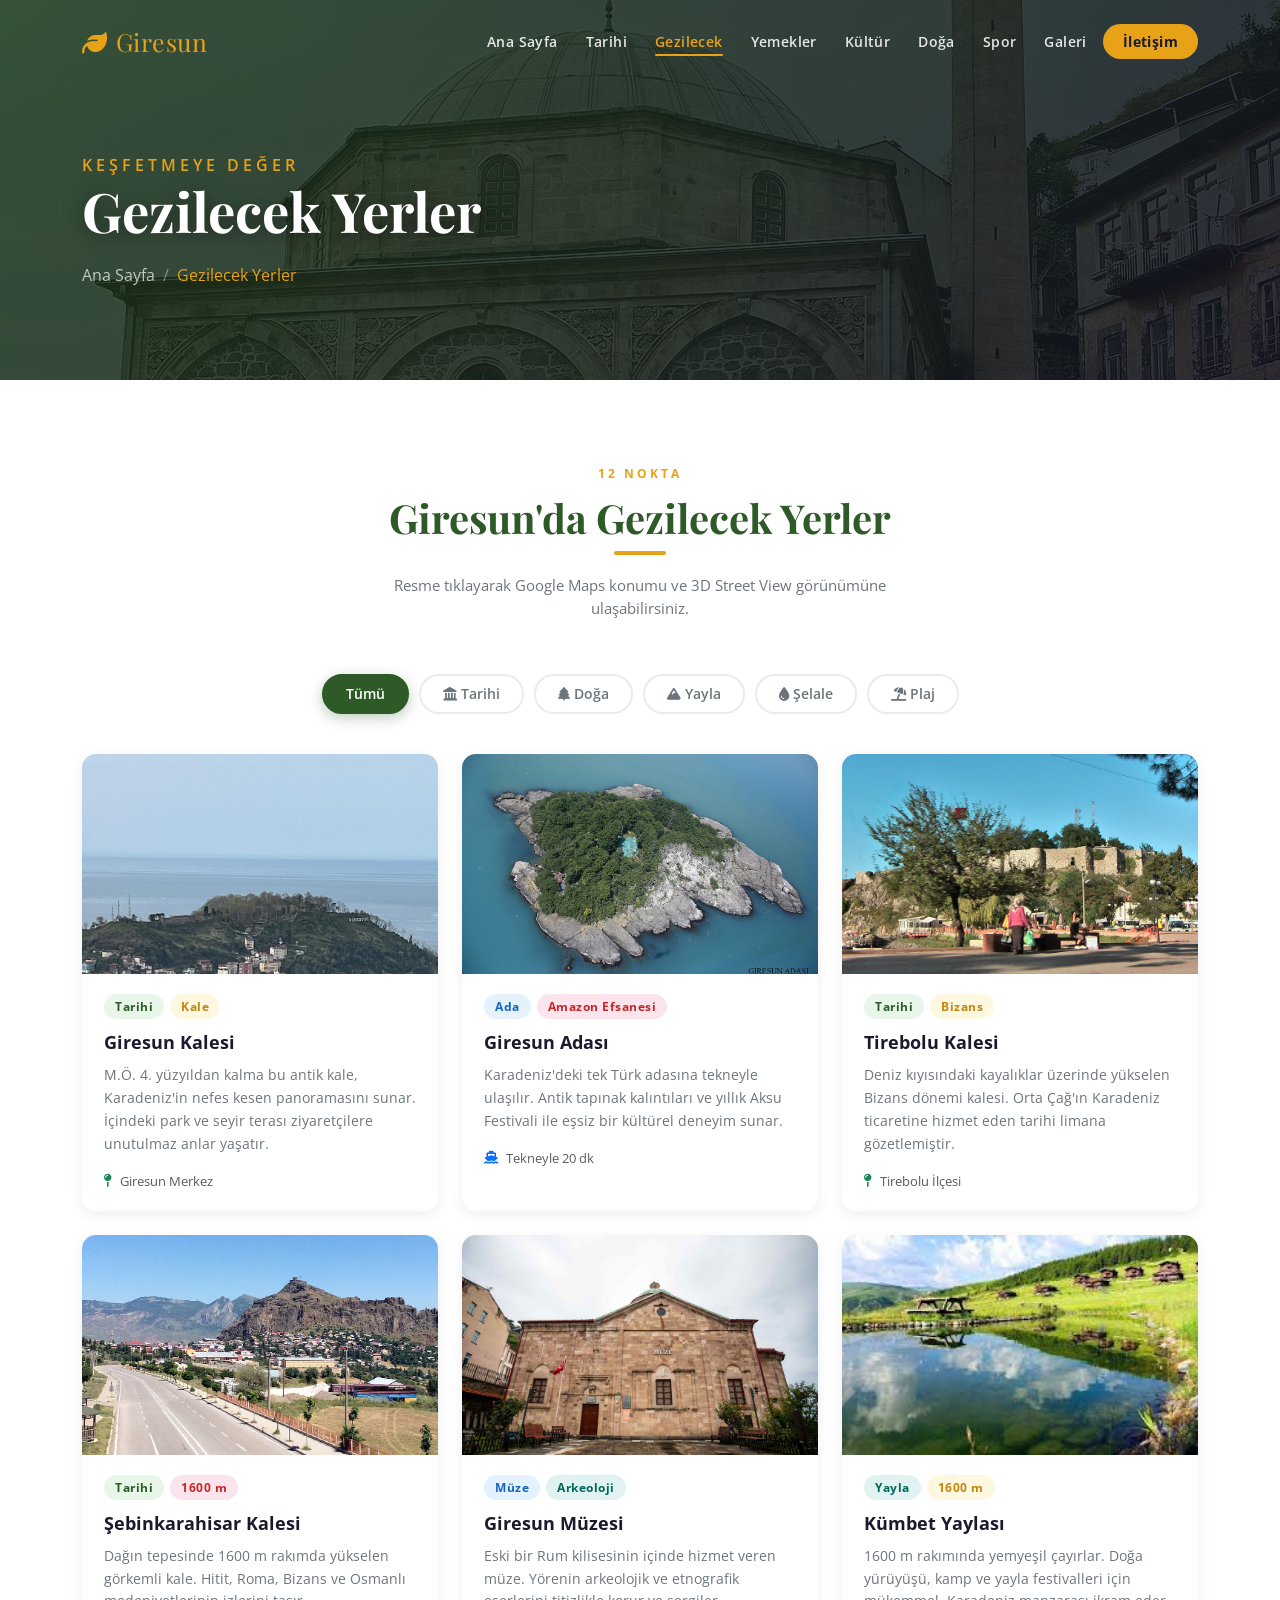
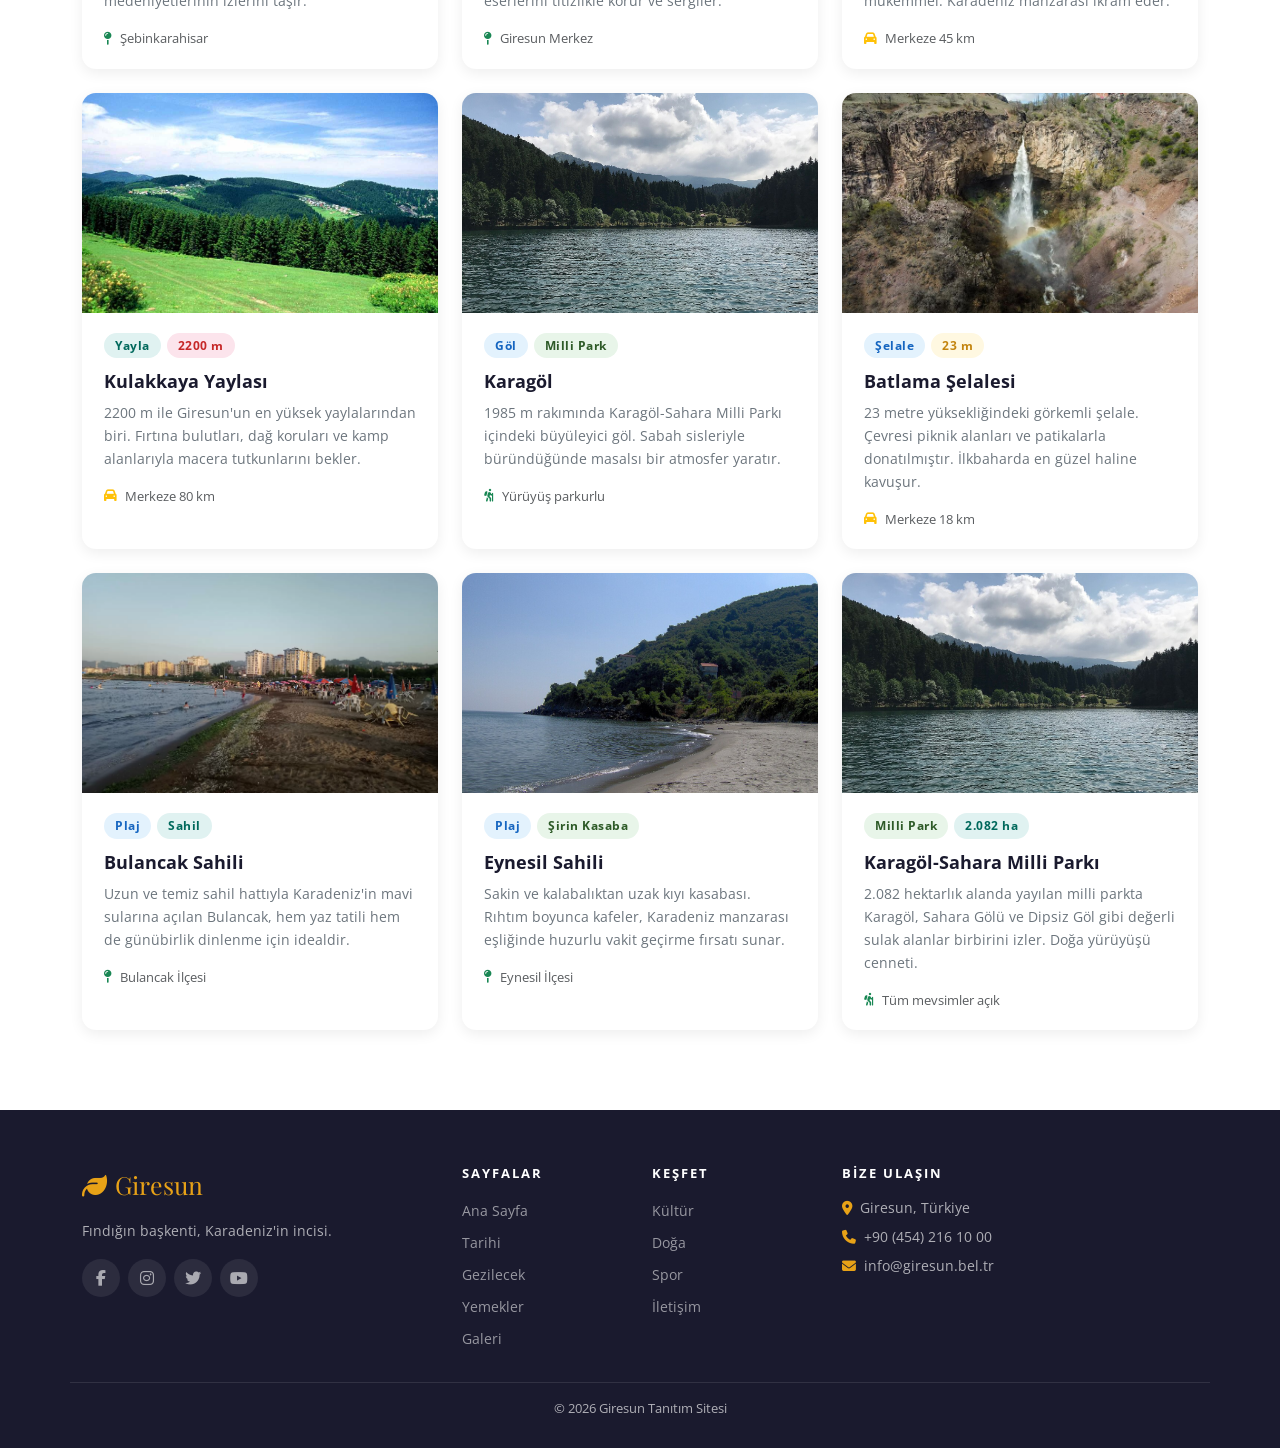
<file: giresun tanıtım sitesi/gezilecek.html>
<!DOCTYPE html>
<html lang="tr">
<head>
  <meta charset="UTF-8"><meta name="viewport" content="width=device-width, initial-scale=1.0">
  <title>Gezilecek Yerler | Giresun</title>
  <link href="https://cdn.jsdelivr.net/npm/bootstrap@5.3.2/dist/css/bootstrap.min.css" rel="stylesheet">
  <link rel="stylesheet" href="https://cdnjs.cloudflare.com/ajax/libs/font-awesome/6.5.0/css/all.min.css">
  <link href="https://fonts.googleapis.com/css2?family=Playfair+Display:wght@400;700&family=Open+Sans:wght@300;400;600&display=swap" rel="stylesheet">
  <link rel="stylesheet" href="https://unpkg.com/aos@2.3.4/dist/aos.css">
  <link rel="stylesheet" href="css/style.css">
</head>
<body>

<nav class="navbar navbar-expand-lg fixed-top" id="mainNav">
  <div class="container">
    <a class="navbar-brand" href="index.html"><i class="fas fa-leaf me-2"></i>Giresun</a>
    <button class="navbar-toggler" type="button" data-bs-toggle="collapse" data-bs-target="#navMenu"><span class="navbar-toggler-icon"></span></button>
    <div class="collapse navbar-collapse" id="navMenu">
      <ul class="navbar-nav ms-auto align-items-lg-center gap-1">
        <li class="nav-item"><a class="nav-link" href="index.html">Ana Sayfa</a></li>
        <li class="nav-item"><a class="nav-link" href="tarih.html">Tarihi</a></li>
        <li class="nav-item"><a class="nav-link" href="gezilecek.html">Gezilecek</a></li>
        <li class="nav-item"><a class="nav-link" href="yemekler.html">Yemekler</a></li>
        <li class="nav-item"><a class="nav-link" href="kultur.html">Kültür</a></li>
        <li class="nav-item"><a class="nav-link" href="doga.html">Doğa</a></li>
        <li class="nav-item"><a class="nav-link" href="spor.html">Spor</a></li>
        <li class="nav-item"><a class="nav-link" href="galeri.html">Galeri</a></li>
        <li class="nav-item"><a class="nav-link btn-nav" href="iletisim.html">İletişim</a></li>
      </ul>
    </div>
  </div>
</nav>

<div class="page-hero">
  <div class="page-hero-bg" style="background-image:url('imgs/1280px-Kapu_Mosque.jpg')"></div>
  <div class="page-hero-overlay"></div>
  <div class="container">
    <div class="page-hero-content">
      <div class="page-hero-subtitle">Keşfetmeye Değer</div>
      <h1 class="page-hero-title">Gezilecek Yerler</h1>
      <nav aria-label="breadcrumb" class="breadcrumb-wrap">
        <ol class="breadcrumb mb-0">
          <li class="breadcrumb-item"><a href="index.html">Ana Sayfa</a></li>
          <li class="breadcrumb-item active">Gezilecek Yerler</li>
        </ol>
      </nav>
    </div>
  </div>
</div>

<section style="background:#fff;">
  <div class="container">
    <div class="section-header" data-aos="fade-up">
      <span class="section-eyebrow">12 Nokta</span>
      <h2 class="section-title">Giresun'da Gezilecek Yerler</h2>
      <div class="section-divider"></div>
      <p class="section-desc">Resme tıklayarak Google Maps konumu ve 3D Street View görünümüne ulaşabilirsiniz.</p>
    </div>

    <!-- FİLTRE -->
    <div class="filter-bar" data-aos="fade-up">
      <button class="filter-btn active" data-filter="all">Tümü</button>
      <button class="filter-btn" data-filter="tarihi"><i class="fas fa-landmark me-1"></i>Tarihi</button>
      <button class="filter-btn" data-filter="doga"><i class="fas fa-tree me-1"></i>Doğa</button>
      <button class="filter-btn" data-filter="yayla"><i class="fas fa-mountain me-1"></i>Yayla</button>
      <button class="filter-btn" data-filter="selale"><i class="fas fa-tint me-1"></i>Şelale</button>
      <button class="filter-btn" data-filter="plaj"><i class="fas fa-umbrella-beach me-1"></i>Plaj</button>
    </div>
    <p id="no-results" class="filter-result"><i class="fas fa-search me-2"></i>Bu kategoride yer bulunamadı.</p>

    <div class="row g-4">
      <!-- Giresun Kalesi -->
      <div class="col-lg-4 col-md-6" data-cat="tarihi" data-aos="fade-up" data-aos-delay="0">
        <div class="g-card">
          <div class="g-card-img">
            <img src="imgs/960px-Castle_of_Giresun.jpg" alt="Giresun Kalesi" data-modal-type="historical" data-modal-key="giresun-kalesi" onclick="openModal(this)" loading="lazy">
            <div class="card-overlay"><span class="card-overlay-btn" onclick="openModal(this.closest('.g-card-img').querySelector('img'))"><i class="fas fa-map-marked-alt me-1"></i>Haritada Gör</span></div>
          </div>
          <div class="g-card-body">
            <div class="g-card-badges"><span class="badge-cat badge-green">Tarihi</span><span class="badge-cat badge-gold">Kale</span></div>
            <div class="g-card-title">Giresun Kalesi</div>
            <p class="g-card-text">M.Ö. 4. yüzyıldan kalma bu antik kale, Karadeniz'in nefes kesen panoramasını sunar. İçindeki park ve seyir terası ziyaretçilere unutulmaz anlar yaşatır.</p>
            <div class="mt-3 d-flex align-items-center gap-2 text-muted" style="font-size:.8rem"><i class="fas fa-map-pin text-success"></i> Giresun Merkez</div>
          </div>
        </div>
      </div>

      <!-- Giresun Adası -->
      <div class="col-lg-4 col-md-6" data-cat="tarihi,doga" data-aos="fade-up" data-aos-delay="100">
        <div class="g-card">
          <div class="g-card-img">
            <img src="imgs/960px-Giresun_Ada.jpg" alt="Giresun Adası" data-modal-type="historical" data-modal-key="giresun-adasi" onclick="openModal(this)" loading="lazy">
            <div class="card-overlay"><span class="card-overlay-btn" onclick="openModal(this.closest('.g-card-img').querySelector('img'))"><i class="fas fa-map-marked-alt me-1"></i>Haritada Gör</span></div>
          </div>
          <div class="g-card-body">
            <div class="g-card-badges"><span class="badge-cat badge-blue">Ada</span><span class="badge-cat badge-red">Amazon Efsanesi</span></div>
            <div class="g-card-title">Giresun Adası</div>
            <p class="g-card-text">Karadeniz'deki tek Türk adasına tekneyle ulaşılır. Antik tapınak kalıntıları ve yıllık Aksu Festivali ile eşsiz bir kültürel deneyim sunar.</p>
            <div class="mt-3 d-flex align-items-center gap-2 text-muted" style="font-size:.8rem"><i class="fas fa-ship text-primary"></i> Tekneyle 20 dk</div>
          </div>
        </div>
      </div>

      <!-- Tirebolu Kalesi -->
      <div class="col-lg-4 col-md-6" data-cat="tarihi" data-aos="fade-up" data-aos-delay="200">
        <div class="g-card">
          <div class="g-card-img">
            <img src="imgs/960px-Tirebolu.JPG" alt="Tirebolu Kalesi" data-modal-type="historical" data-modal-key="tirebolu-kalesi" onclick="openModal(this)" loading="lazy">
            <div class="card-overlay"><span class="card-overlay-btn" onclick="openModal(this.closest('.g-card-img').querySelector('img'))"><i class="fas fa-map-marked-alt me-1"></i>Haritada Gör</span></div>
          </div>
          <div class="g-card-body">
            <div class="g-card-badges"><span class="badge-cat badge-green">Tarihi</span><span class="badge-cat badge-gold">Bizans</span></div>
            <div class="g-card-title">Tirebolu Kalesi</div>
            <p class="g-card-text">Deniz kıyısındaki kayalıklar üzerinde yükselen Bizans dönemi kalesi. Orta Çağ'ın Karadeniz ticaretine hizmet eden tarihi limana gözetlemiştir.</p>
            <div class="mt-3 d-flex align-items-center gap-2 text-muted" style="font-size:.8rem"><i class="fas fa-map-pin text-success"></i> Tirebolu İlçesi</div>
          </div>
        </div>
      </div>

      <!-- Şebinkarahisar Kalesi -->
      <div class="col-lg-4 col-md-6" data-cat="tarihi" data-aos="fade-up" data-aos-delay="0">
        <div class="g-card">
          <div class="g-card-img">
            <img src="imgs/sebinkarahisar_castle.jpg" alt="Şebinkarahisar Kalesi" data-modal-type="historical" data-modal-key="sebinkarahisar-kalesi" onclick="openModal(this)" loading="lazy">
            <div class="card-overlay"><span class="card-overlay-btn" onclick="openModal(this.closest('.g-card-img').querySelector('img'))"><i class="fas fa-map-marked-alt me-1"></i>Haritada Gör</span></div>
          </div>
          <div class="g-card-body">
            <div class="g-card-badges"><span class="badge-cat badge-green">Tarihi</span><span class="badge-cat badge-red">1600 m</span></div>
            <div class="g-card-title">Şebinkarahisar Kalesi</div>
            <p class="g-card-text">Dağın tepesinde 1600 m rakımda yükselen görkemli kale. Hitit, Roma, Bizans ve Osmanlı medeniyetlerinin izlerini taşır.</p>
            <div class="mt-3 d-flex align-items-center gap-2 text-muted" style="font-size:.8rem"><i class="fas fa-map-pin text-success"></i> Şebinkarahisar</div>
          </div>
        </div>
      </div>

      <!-- Giresun Müzesi -->
      <div class="col-lg-4 col-md-6" data-cat="tarihi" data-aos="fade-up" data-aos-delay="100">
        <div class="g-card">
          <div class="g-card-img">
            <img src="imgs/giresunmüze.jpg" alt="Giresun Müzesi" data-modal-type="historical" data-modal-key="giresun-muzesi" onclick="openModal(this)" loading="lazy">
            <div class="card-overlay"><span class="card-overlay-btn" onclick="openModal(this.closest('.g-card-img').querySelector('img'))"><i class="fas fa-map-marked-alt me-1"></i>Haritada Gör</span></div>
          </div>
          <div class="g-card-body">
            <div class="g-card-badges"><span class="badge-cat badge-blue">Müze</span><span class="badge-cat badge-teal">Arkeoloji</span></div>
            <div class="g-card-title">Giresun Müzesi</div>
            <p class="g-card-text">Eski bir Rum kilisesinin içinde hizmet veren müze. Yörenin arkeolojik ve etnografik eserlerini titizlikle korur ve sergiler.</p>
            <div class="mt-3 d-flex align-items-center gap-2 text-muted" style="font-size:.8rem"><i class="fas fa-map-pin text-success"></i> Giresun Merkez</div>
          </div>
        </div>
      </div>

      <!-- Kümbet Yaylası -->
      <div class="col-lg-4 col-md-6" data-cat="yayla,doga" data-aos="fade-up" data-aos-delay="200">
        <div class="g-card">
          <div class="g-card-img">
            <img src="imgs/kumbet.jpg" alt="Kümbet Yaylası" data-modal-type="historical" data-modal-key="kumbet-yaylasi" onclick="openModal(this)" loading="lazy">
            <div class="card-overlay"><span class="card-overlay-btn" onclick="openModal(this.closest('.g-card-img').querySelector('img'))"><i class="fas fa-map-marked-alt me-1"></i>Haritada Gör</span></div>
          </div>
          <div class="g-card-body">
            <div class="g-card-badges"><span class="badge-cat badge-teal">Yayla</span><span class="badge-cat badge-gold">1600 m</span></div>
            <div class="g-card-title">Kümbet Yaylası</div>
            <p class="g-card-text">1600 m rakımında yemyeşil çayırlar. Doğa yürüyüşü, kamp ve yayla festivalleri için mükemmel. Karadeniz manzarası ikram eder.</p>
            <div class="mt-3 d-flex align-items-center gap-2 text-muted" style="font-size:.8rem"><i class="fas fa-car text-warning"></i> Merkeze 45 km</div>
          </div>
        </div>
      </div>

      <!-- Kulakkaya Yaylası -->
      <div class="col-lg-4 col-md-6" data-cat="yayla,doga" data-aos="fade-up" data-aos-delay="0">
        <div class="g-card">
          <div class="g-card-img">
            <img src="imgs/kulakkaya.jpg" alt="Kulakkaya Yaylası" data-modal-type="historical" data-modal-key="kulakkaya-yaylasi" onclick="openModal(this)" loading="lazy">
            <div class="card-overlay"><span class="card-overlay-btn" onclick="openModal(this.closest('.g-card-img').querySelector('img'))"><i class="fas fa-map-marked-alt me-1"></i>Haritada Gör</span></div>
          </div>
          <div class="g-card-body">
            <div class="g-card-badges"><span class="badge-cat badge-teal">Yayla</span><span class="badge-cat badge-red">2200 m</span></div>
            <div class="g-card-title">Kulakkaya Yaylası</div>
            <p class="g-card-text">2200 m ile Giresun'un en yüksek yaylalarından biri. Fırtına bulutları, dağ koruları ve kamp alanlarıyla macera tutkunlarını bekler.</p>
            <div class="mt-3 d-flex align-items-center gap-2 text-muted" style="font-size:.8rem"><i class="fas fa-car text-warning"></i> Merkeze 80 km</div>
          </div>
        </div>
      </div>

      <!-- Karagöl -->
      <div class="col-lg-4 col-md-6" data-cat="doga" data-aos="fade-up" data-aos-delay="100">
        <div class="g-card">
          <div class="g-card-img">
            <img src="imgs/karagol_lake.jpg" alt="Karagöl" data-modal-type="historical" data-modal-key="karagol" onclick="openModal(this)" loading="lazy">
            <div class="card-overlay"><span class="card-overlay-btn" onclick="openModal(this.closest('.g-card-img').querySelector('img'))"><i class="fas fa-map-marked-alt me-1"></i>Haritada Gör</span></div>
          </div>
          <div class="g-card-body">
            <div class="g-card-badges"><span class="badge-cat badge-blue">Göl</span><span class="badge-cat badge-green">Milli Park</span></div>
            <div class="g-card-title">Karagöl</div>
            <p class="g-card-text">1985 m rakımında Karagöl-Sahara Milli Parkı içindeki büyüleyici göl. Sabah sisleriyle büründüğünde masalsı bir atmosfer yaratır.</p>
            <div class="mt-3 d-flex align-items-center gap-2 text-muted" style="font-size:.8rem"><i class="fas fa-hiking text-success"></i> Yürüyüş parkurlu</div>
          </div>
        </div>
      </div>

      <!-- Batlama Şelalesi -->
      <div class="col-lg-4 col-md-6" data-cat="selale,doga" data-aos="fade-up" data-aos-delay="200">
        <div class="g-card">
          <div class="g-card-img">
            <img src="imgs/batamaselale.jpg" alt="Batlama Şelalesi" data-modal-type="historical" data-modal-key="batlama-selalesi" onclick="openModal(this)" loading="lazy">
            <div class="card-overlay"><span class="card-overlay-btn" onclick="openModal(this.closest('.g-card-img').querySelector('img'))"><i class="fas fa-map-marked-alt me-1"></i>Haritada Gör</span></div>
          </div>
          <div class="g-card-body">
            <div class="g-card-badges"><span class="badge-cat badge-blue">Şelale</span><span class="badge-cat badge-gold">23 m</span></div>
            <div class="g-card-title">Batlama Şelalesi</div>
            <p class="g-card-text">23 metre yüksekliğindeki görkemli şelale. Çevresi piknik alanları ve patikalarla donatılmıştır. İlkbaharda en güzel haline kavuşur.</p>
            <div class="mt-3 d-flex align-items-center gap-2 text-muted" style="font-size:.8rem"><i class="fas fa-car text-warning"></i> Merkeze 18 km</div>
          </div>
        </div>
      </div>

      <!-- Bulancak Sahili -->
      <div class="col-lg-4 col-md-6" data-cat="plaj" data-aos="fade-up" data-aos-delay="0">
        <div class="g-card">
          <div class="g-card-img">
            <img src="imgs/bulunacakplajı.webp" alt="Bulancak Sahili" data-modal-type="historical" data-modal-key="bulancak-sahili" onclick="openModal(this)" loading="lazy">
            <div class="card-overlay"><span class="card-overlay-btn" onclick="openModal(this.closest('.g-card-img').querySelector('img'))"><i class="fas fa-map-marked-alt me-1"></i>Haritada Gör</span></div>
          </div>
          <div class="g-card-body">
            <div class="g-card-badges"><span class="badge-cat badge-blue">Plaj</span><span class="badge-cat badge-teal">Sahil</span></div>
            <div class="g-card-title">Bulancak Sahili</div>
            <p class="g-card-text">Uzun ve temiz sahil hattıyla Karadeniz'in mavi sularına açılan Bulancak, hem yaz tatili hem de günübirlik dinlenme için idealdir.</p>
            <div class="mt-3 d-flex align-items-center gap-2 text-muted" style="font-size:.8rem"><i class="fas fa-map-pin text-success"></i> Bulancak İlçesi</div>
          </div>
        </div>
      </div>

      <!-- Eynesil Sahili -->
      <div class="col-lg-4 col-md-6" data-cat="plaj" data-aos="fade-up" data-aos-delay="100">
        <div class="g-card">
          <div class="g-card-img">
            <img src="imgs/960px-Eynesil.jpg" alt="Eynesil" data-modal-type="historical" data-modal-key="eynesil-sahili" onclick="openModal(this)" loading="lazy">
            <div class="card-overlay"><span class="card-overlay-btn" onclick="openModal(this.closest('.g-card-img').querySelector('img'))"><i class="fas fa-map-marked-alt me-1"></i>Haritada Gör</span></div>
          </div>
          <div class="g-card-body">
            <div class="g-card-badges"><span class="badge-cat badge-blue">Plaj</span><span class="badge-cat badge-green">Şirin Kasaba</span></div>
            <div class="g-card-title">Eynesil Sahili</div>
            <p class="g-card-text">Sakin ve kalabalıktan uzak kıyı kasabası. Rıhtım boyunca kafeler, Karadeniz manzarası eşliğinde huzurlu vakit geçirme fırsatı sunar.</p>
            <div class="mt-3 d-flex align-items-center gap-2 text-muted" style="font-size:.8rem"><i class="fas fa-map-pin text-success"></i> Eynesil İlçesi</div>
          </div>
        </div>
      </div>

      <!-- Karagöl-Sahara Milli Parkı -->
      <div class="col-lg-4 col-md-6" data-cat="doga" data-aos="fade-up" data-aos-delay="200">
        <div class="g-card">
          <div class="g-card-img">
            <img src="imgs/karagol_lake_sm.jpg" alt="Karagöl-Sahara Milli Parkı" data-modal-type="image" data-img-src="imgs/karagol_lake_sm.jpg" data-img-title="Karagöl-Sahara Milli Parkı" onclick="openModal(this)" loading="lazy">
            <div class="card-overlay"><span class="card-overlay-btn" onclick="openModal(this.closest('.g-card-img').querySelector('img'))"><i class="fas fa-expand-alt me-1"></i>Büyüt</span></div>
          </div>
          <div class="g-card-body">
            <div class="g-card-badges"><span class="badge-cat badge-green">Milli Park</span><span class="badge-cat badge-teal">2.082 ha</span></div>
            <div class="g-card-title">Karagöl-Sahara Milli Parkı</div>
            <p class="g-card-text">2.082 hektarlık alanda yayılan milli parkta Karagöl, Sahara Gölü ve Dipsiz Göl gibi değerli sulak alanlar birbirini izler. Doğa yürüyüşü cenneti.</p>
            <div class="mt-3 d-flex align-items-center gap-2 text-muted" style="font-size:.8rem"><i class="fas fa-hiking text-success"></i> Tüm mevsimler açık</div>
          </div>
        </div>
      </div>
    </div>
  </div>
</section>

<footer>
  <div class="container">
    <div class="row g-4 pb-4 mb-2" style="border-bottom:1px solid rgba(255,255,255,.1)">
      <div class="col-lg-4 col-md-6"><div class="footer-brand mb-3"><i class="fas fa-leaf me-2"></i>Giresun</div><p class="footer-text">Fındığın başkenti, Karadeniz'in incisi.</p><div class="social-icons mt-3"><a href="#"><i class="fab fa-facebook-f"></i></a><a href="#"><i class="fab fa-instagram"></i></a><a href="#"><i class="fab fa-twitter"></i></a><a href="#"><i class="fab fa-youtube"></i></a></div></div>
      <div class="col-lg-2 col-md-3 col-6"><h6 class="footer-heading">Sayfalar</h6><ul class="footer-links"><li><a href="index.html">Ana Sayfa</a></li><li><a href="tarih.html">Tarihi</a></li><li><a href="gezilecek.html">Gezilecek</a></li><li><a href="yemekler.html">Yemekler</a></li><li><a href="galeri.html">Galeri</a></li></ul></div>
      <div class="col-lg-2 col-md-3 col-6"><h6 class="footer-heading">Keşfet</h6><ul class="footer-links"><li><a href="kultur.html">Kültür</a></li><li><a href="doga.html">Doğa</a></li><li><a href="spor.html">Spor</a></li><li><a href="iletisim.html">İletişim</a></li></ul></div>
      <div class="col-lg-4 col-md-6"><h6 class="footer-heading">Bize Ulaşın</h6><div class="footer-contact"><p><i class="fas fa-map-marker-alt me-2 text-accent"></i>Giresun, Türkiye</p><p><i class="fas fa-phone me-2 text-accent"></i>+90 (454) 216 10 00</p><p><i class="fas fa-envelope me-2 text-accent"></i>info@giresun.bel.tr</p></div></div>
    </div>
    <div class="text-center py-2"><p class="footer-copy mb-0">© 2026 Giresun Tanıtım Sitesi</p></div>
  </div>
</footer>

<div id="preloader"><div class="preloader-icon"><i class="fas fa-leaf"></i></div></div>
<div id="fsModal" role="dialog" aria-modal="true"><button class="fs-close" onclick="closeModal()"><i class="fas fa-times"></i></button><div id="fsContent"></div></div>
<div class="toast-container position-fixed bottom-0 end-0 p-3" style="z-index:9998"><div id="mainToast" class="toast align-items-center text-bg-success border-0"><div class="d-flex"><div class="toast-body" id="toastMsg">İşlem başarılı!</div><button type="button" class="btn-close btn-close-white me-2 m-auto" data-bs-dismiss="toast"></button></div></div></div>
<button id="scrollTop" title="Yukarı çık"><i class="fas fa-chevron-up"></i></button>

<script src="https://cdn.jsdelivr.net/npm/bootstrap@5.3.2/dist/js/bootstrap.bundle.min.js"></script>
<script src="https://unpkg.com/aos@2.3.4/dist/aos.js"></script>
<script src="js/main.js"></script>
</body>
</html>
</file>
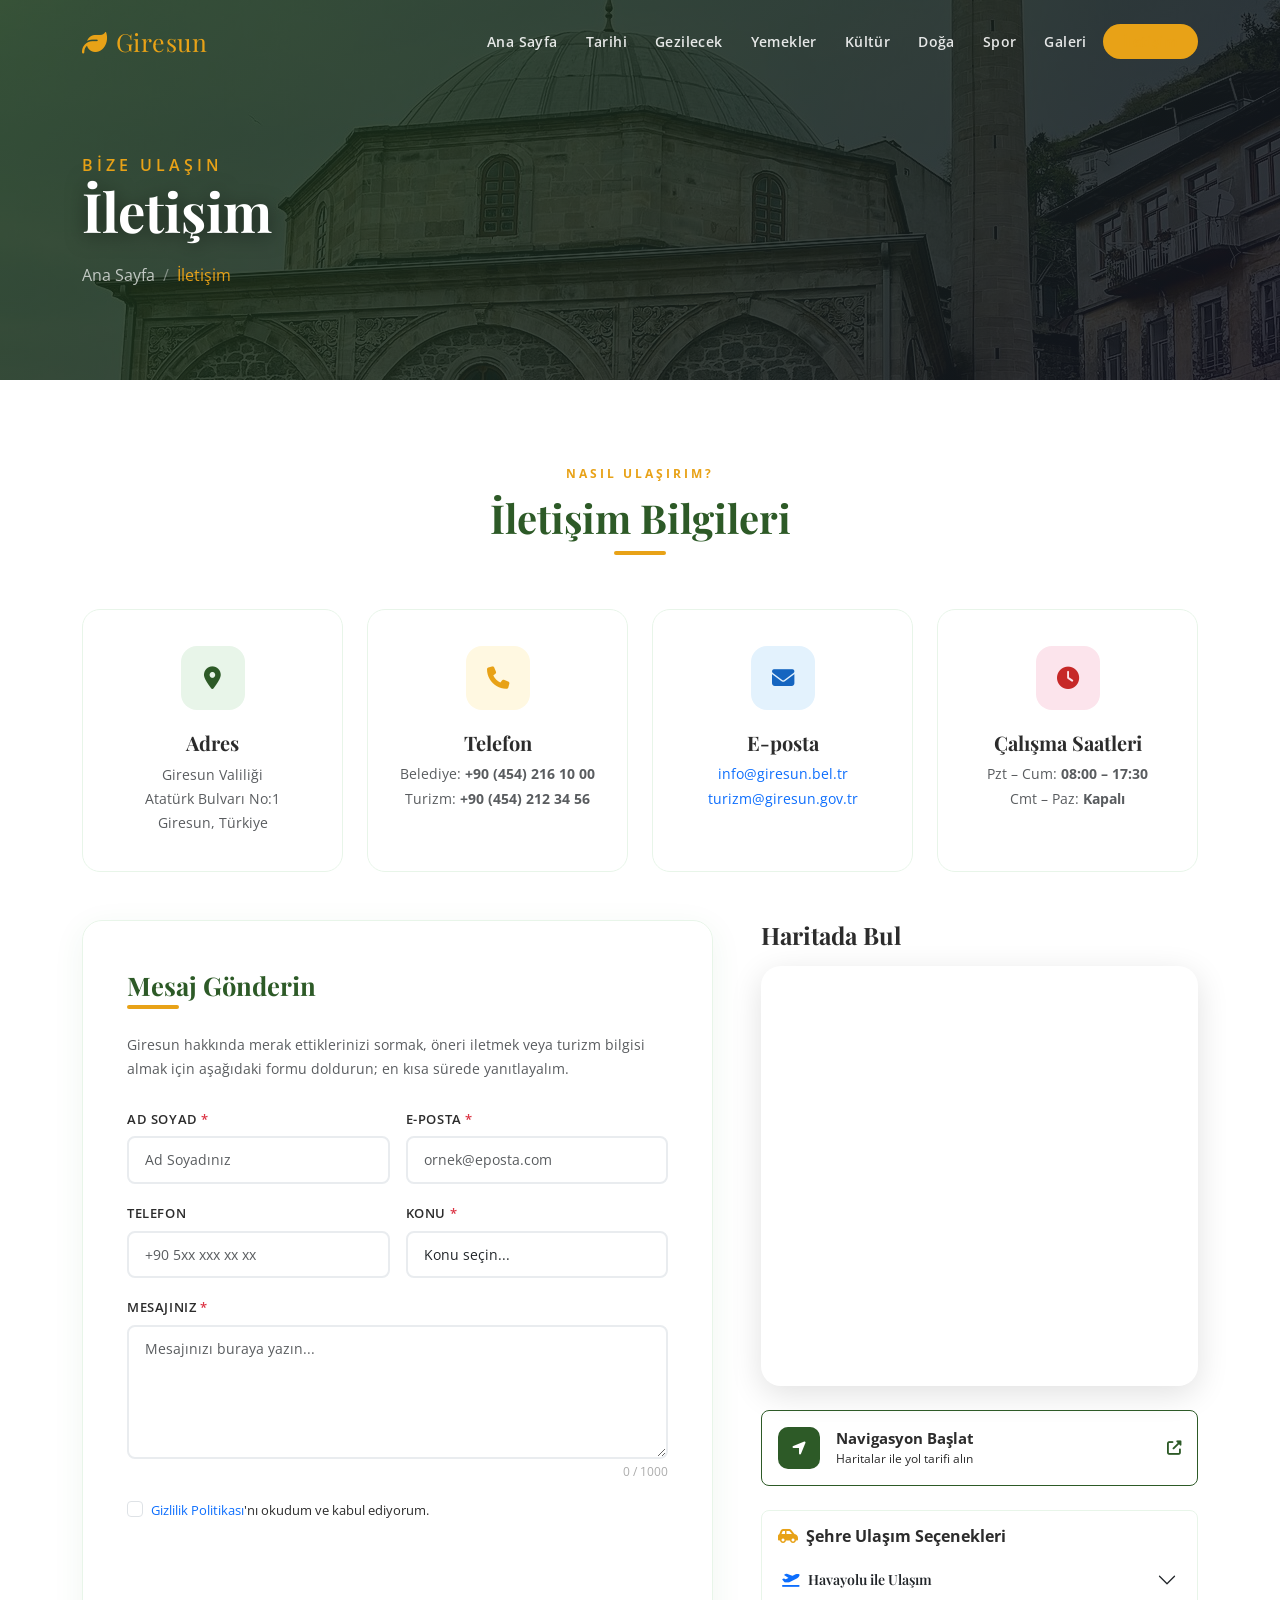
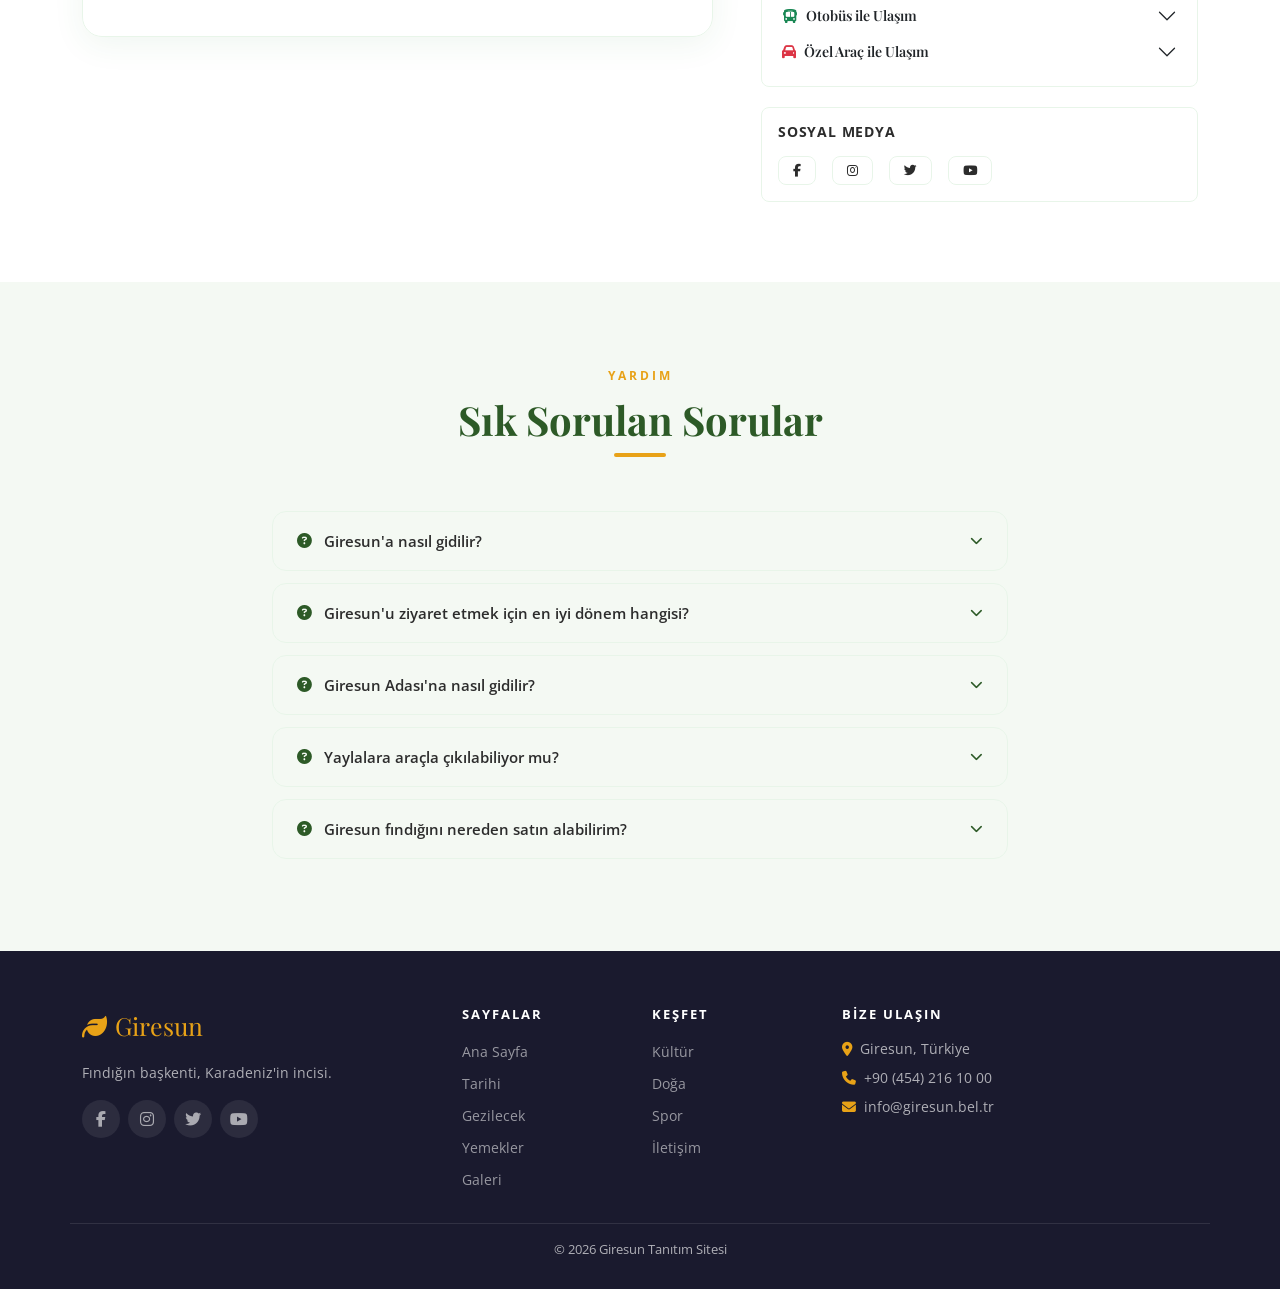
<file: giresun tanıtım sitesi/iletisim.html>
<!DOCTYPE html>
<html lang="tr">
<head>
  <meta charset="UTF-8"><meta name="viewport" content="width=device-width, initial-scale=1.0">
  <title>İletişim | Giresun</title>
  <link href="https://cdn.jsdelivr.net/npm/bootstrap@5.3.2/dist/css/bootstrap.min.css" rel="stylesheet">
  <link rel="stylesheet" href="https://cdnjs.cloudflare.com/ajax/libs/font-awesome/6.5.0/css/all.min.css">
  <link href="https://fonts.googleapis.com/css2?family=Playfair+Display:wght@400;700&family=Open+Sans:wght@300;400;600&display=swap" rel="stylesheet">
  <link rel="stylesheet" href="https://unpkg.com/aos@2.3.4/dist/aos.css">
  <link rel="stylesheet" href="css/style.css">
  <style>
    .contact-card {
      background: var(--surface);
      border: 1px solid #e8f5e9;
      border-radius: 18px;
      padding: 36px 32px;
      height: 100%;
      transition: box-shadow .3s ease, transform .3s ease;
    }
    .contact-card:hover {
      box-shadow: 0 12px 36px rgba(46,125,50,.12);
      transform: translateY(-4px);
    }
    .contact-icon-wrap {
      width: 64px; height: 64px;
      border-radius: 16px;
      display: flex; align-items: center; justify-content: center;
      font-size: 1.4rem;
      margin-bottom: 20px;
    }
    .contact-form-wrap {
      background: var(--surface);
      border: 1px solid #e8f5e9;
      border-radius: 20px;
      padding: 48px 44px;
      box-shadow: 0 8px 32px rgba(46,125,50,.07);
    }
    @media (max-width: 576px) {
      .contact-form-wrap { padding: 28px 20px; }
    }
    .form-control, .form-select {
      border: 1.5px solid #dcedc8;
      border-radius: 10px;
      padding: 12px 16px;
      font-size: .9rem;
      transition: border-color .25s, box-shadow .25s;
      background: #fff;
    }
    .form-control:focus, .form-select:focus {
      border-color: var(--primary);
      box-shadow: 0 0 0 4px rgba(46,125,50,.1);
      outline: none;
    }
    .form-label {
      font-size: .82rem;
      font-weight: 600;
      color: var(--text-secondary);
      text-transform: uppercase;
      letter-spacing: .6px;
      margin-bottom: 7px;
    }
    .btn-submit {
      background: linear-gradient(135deg, var(--primary), var(--primary-dark));
      color: #fff;
      border: none;
      padding: 14px 40px;
      border-radius: 50px;
      font-size: .95rem;
      font-weight: 600;
      letter-spacing: .5px;
      cursor: pointer;
      transition: transform .25s ease, box-shadow .25s ease;
      width: 100%;
    }
    .btn-submit:hover {
      transform: translateY(-2px);
      box-shadow: 0 8px 24px rgba(46,125,50,.35);
    }
    .btn-submit:active { transform: translateY(0); }
    .btn-submit i { margin-right: 8px; }
    .map-wrap {
      border-radius: 20px;
      overflow: hidden;
      box-shadow: 0 8px 32px rgba(0,0,0,.12);
      height: 420px;
    }
    .map-wrap iframe {
      width: 100%;
      height: 100%;
      border: 0;
      display: block;
    }
    .faq-item {
      border: 1px solid #e8f5e9;
      border-radius: 14px;
      margin-bottom: 12px;
      overflow: hidden;
      transition: box-shadow .25s;
    }
    .faq-item:hover { box-shadow: 0 4px 16px rgba(46,125,50,.1); }
    .faq-btn {
      background: var(--surface);
      border: none;
      width: 100%;
      text-align: left;
      padding: 18px 24px;
      font-size: .92rem;
      font-weight: 600;
      color: var(--text-primary);
      display: flex;
      align-items: center;
      gap: 12px;
      cursor: pointer;
    }
    .faq-btn i.faq-icon {
      color: var(--primary);
      font-size: .8rem;
      margin-left: auto;
      transition: transform .3s;
    }
    .faq-btn[aria-expanded="true"] i.faq-icon { transform: rotate(180deg); }
    .faq-body {
      padding: 0 24px 20px;
      font-size: .88rem;
      color: var(--text-secondary);
      line-height: 1.8;
      background: var(--surface);
    }
    .char-counter {
      font-size: .75rem;
      color: #aaa;
      text-align: right;
      margin-top: 4px;
    }
    .success-overlay {
      display: none;
      text-align: center;
      padding: 32px 0;
    }
    .success-overlay i {
      font-size: 3.5rem;
      color: var(--primary);
      animation: popIn .5s cubic-bezier(.175,.885,.32,1.275) forwards;
    }
    @keyframes popIn {
      from { transform: scale(0); opacity: 0; }
      to   { transform: scale(1); opacity: 1; }
    }
  </style>
</head>
<body>

<nav class="navbar navbar-expand-lg fixed-top" id="mainNav">
  <div class="container">
    <a class="navbar-brand" href="index.html"><i class="fas fa-leaf me-2"></i>Giresun</a>
    <button class="navbar-toggler" type="button" data-bs-toggle="collapse" data-bs-target="#navMenu"><span class="navbar-toggler-icon"></span></button>
    <div class="collapse navbar-collapse" id="navMenu">
      <ul class="navbar-nav ms-auto align-items-lg-center gap-1">
        <li class="nav-item"><a class="nav-link" href="index.html">Ana Sayfa</a></li>
        <li class="nav-item"><a class="nav-link" href="tarih.html">Tarihi</a></li>
        <li class="nav-item"><a class="nav-link" href="gezilecek.html">Gezilecek</a></li>
        <li class="nav-item"><a class="nav-link" href="yemekler.html">Yemekler</a></li>
        <li class="nav-item"><a class="nav-link" href="kultur.html">Kültür</a></li>
        <li class="nav-item"><a class="nav-link" href="doga.html">Doğa</a></li>
        <li class="nav-item"><a class="nav-link" href="spor.html">Spor</a></li>
        <li class="nav-item"><a class="nav-link" href="galeri.html">Galeri</a></li>
        <li class="nav-item"><a class="nav-link btn-nav active" href="iletisim.html">İletişim</a></li>
      </ul>
    </div>
  </div>
</nav>

<div class="page-hero">
  <div class="page-hero-bg" style="background-image:url('imgs/1280px-Kapu_Mosque.jpg')"></div>
  <div class="page-hero-overlay"></div>
  <div class="container">
    <div class="page-hero-content">
      <div class="page-hero-subtitle">Bize Ulaşın</div>
      <h1 class="page-hero-title">İletişim</h1>
      <nav aria-label="breadcrumb" class="breadcrumb-wrap">
        <ol class="breadcrumb mb-0">
          <li class="breadcrumb-item"><a href="index.html">Ana Sayfa</a></li>
          <li class="breadcrumb-item active">İletişim</li>
        </ol>
      </nav>
    </div>
  </div>
</div>

<!-- İLETİŞİM BİLGİLERİ KARTLARI -->
<section style="background:#fff;">
  <div class="container">
    <div class="section-header" data-aos="fade-up">
      <span class="section-eyebrow">Nasıl Ulaşırım?</span>
      <h2 class="section-title">İletişim Bilgileri</h2>
      <div class="section-divider"></div>
    </div>

    <div class="row g-4 mb-5">
      <div class="col-lg-3 col-md-6" data-aos="fade-up" data-aos-delay="0">
        <div class="contact-card text-center">
          <div class="contact-icon-wrap mx-auto" style="background:#e8f5e9">
            <i class="fas fa-map-marker-alt" style="color:var(--primary)"></i>
          </div>
          <h5 class="fw-bold mb-2">Adres</h5>
          <p class="text-muted mb-0" style="font-size:.88rem;line-height:1.7">Giresun Valiliği<br>Atatürk Bulvarı No:1<br>Giresun, Türkiye</p>
        </div>
      </div>
      <div class="col-lg-3 col-md-6" data-aos="fade-up" data-aos-delay="80">
        <div class="contact-card text-center">
          <div class="contact-icon-wrap mx-auto" style="background:#fff8e1">
            <i class="fas fa-phone" style="color:var(--accent)"></i>
          </div>
          <h5 class="fw-bold mb-2">Telefon</h5>
          <p class="text-muted mb-1" style="font-size:.88rem">Belediye: <strong>+90 (454) 216 10 00</strong></p>
          <p class="text-muted mb-0" style="font-size:.88rem">Turizm: <strong>+90 (454) 212 34 56</strong></p>
        </div>
      </div>
      <div class="col-lg-3 col-md-6" data-aos="fade-up" data-aos-delay="160">
        <div class="contact-card text-center">
          <div class="contact-icon-wrap mx-auto" style="background:#e3f2fd">
            <i class="fas fa-envelope" style="color:#1565c0"></i>
          </div>
          <h5 class="fw-bold mb-2">E-posta</h5>
          <p class="text-muted mb-1" style="font-size:.88rem"><a href="mailto:info@giresun.bel.tr" class="text-primary">info@giresun.bel.tr</a></p>
          <p class="text-muted mb-0" style="font-size:.88rem"><a href="mailto:turizm@giresun.gov.tr" class="text-primary">turizm@giresun.gov.tr</a></p>
        </div>
      </div>
      <div class="col-lg-3 col-md-6" data-aos="fade-up" data-aos-delay="240">
        <div class="contact-card text-center">
          <div class="contact-icon-wrap mx-auto" style="background:#fce4ec">
            <i class="fas fa-clock" style="color:#c62828"></i>
          </div>
          <h5 class="fw-bold mb-2">Çalışma Saatleri</h5>
          <p class="text-muted mb-1" style="font-size:.88rem">Pzt – Cum: <strong>08:00 – 17:30</strong></p>
          <p class="text-muted mb-0" style="font-size:.88rem">Cmt – Paz: <strong>Kapalı</strong></p>
        </div>
      </div>
    </div>

    <!-- FORM + HARİTA -->
    <div class="row g-5 align-items-start">
      <!-- FORM -->
      <div class="col-lg-7" data-aos="fade-right">
        <div class="contact-form-wrap">
          <h3 class="section-title text-start mb-1" style="font-size:1.6rem">Mesaj Gönderin</h3>
          <div class="section-divider left mb-4"></div>
          <p class="text-muted mb-4" style="font-size:.9rem;line-height:1.7">Giresun hakkında merak ettiklerinizi sormak, öneri iletmek veya turizm bilgisi almak için aşağıdaki formu doldurun; en kısa sürede yanıtlayalım.</p>

          <div id="contactForm">
            <div class="row g-3">
              <div class="col-md-6">
                <label class="form-label">Ad Soyad <span class="text-danger">*</span></label>
                <input type="text" class="form-control" id="fcName" placeholder="Ad Soyadınız" required>
              </div>
              <div class="col-md-6">
                <label class="form-label">E-posta <span class="text-danger">*</span></label>
                <input type="email" class="form-control" id="fcEmail" placeholder="ornek@eposta.com" required>
              </div>
              <div class="col-md-6">
                <label class="form-label">Telefon</label>
                <input type="tel" class="form-control" id="fcPhone" placeholder="+90 5xx xxx xx xx">
              </div>
              <div class="col-md-6">
                <label class="form-label">Konu <span class="text-danger">*</span></label>
                <select class="form-select" id="fcSubject" required>
                  <option value="" disabled selected>Konu seçin...</option>
                  <option value="turizm">Turizm Bilgisi</option>
                  <option value="yemek">Yöresel Lezzetler</option>
                  <option value="ulasim">Ulaşım & Konaklama</option>
                  <option value="etkinlik">Etkinlik & Festival</option>
                  <option value="doga">Doğa & Kamp</option>
                  <option value="diger">Diğer</option>
                </select>
              </div>
              <div class="col-12">
                <label class="form-label">Mesajınız <span class="text-danger">*</span></label>
                <textarea class="form-control" id="fcMessage" rows="5" maxlength="1000" placeholder="Mesajınızı buraya yazın..." required></textarea>
                <div class="char-counter"><span id="charCount">0</span> / 1000</div>
              </div>
              <div class="col-12">
                <div class="form-check mb-3">
                  <input class="form-check-input" type="checkbox" id="fcPrivacy" required>
                  <label class="form-check-label" for="fcPrivacy" style="font-size:.83rem;color:var(--text-secondary)">
                    <a href="#" class="text-primary">Gizlilik Politikası</a>'nı okudum ve kabul ediyorum.
                  </label>
                </div>
                <button type="button" class="btn-submit" id="submitBtn" onclick="handleContactSubmit()">
                  <i class="fas fa-paper-plane"></i>Mesajı Gönder
                </button>
              </div>
            </div>
          </div>

          <div class="success-overlay" id="successOverlay">
            <i class="fas fa-check-circle mb-4 d-block"></i>
            <h4 class="fw-bold mb-2">Mesajınız İletildi!</h4>
            <p class="text-muted">Teşekkür ederiz. En kısa sürede size geri dönüş yapacağız.</p>
            <button class="btn-submit mt-3" style="width:auto;padding:10px 32px" onclick="resetForm()">
              <i class="fas fa-redo me-2"></i>Yeni Mesaj
            </button>
          </div>
        </div>
      </div>

      <!-- HARİTA -->
      <div class="col-lg-5" data-aos="fade-left">
        <h4 class="fw-bold mb-3">Haritada Bul</h4>
        <div class="map-wrap mb-4">
          <iframe
            src="https://www.google.com/maps/embed?pb=!1m18!1m12!1m3!1d47987.93120285!2d38.36786!3d40.9128!2m3!1f0!2f0!3f0!3m2!1i1024!2i768!4f13.1!3m3!1m2!1s0x406897a563db38e3%3A0xb15fd8d4f8b8b3b7!2sGiresun%2C%20T%C3%BCrkiye!5e0!3m2!1str!2str!4v1699000000000!5m2!1str!2str"
            allowfullscreen="" loading="lazy" referrerpolicy="no-referrer-when-downgrade">
          </iframe>
        </div>

        <div class="d-flex flex-column gap-3">
          <!-- Harici Yönlendirme -->
          <a href="https://www.google.com/maps?daddr=Giresun,Turkey" target="_blank" rel="noopener"
             class="d-flex align-items-center gap-3 p-3 rounded-3 text-decoration-none"
             style="background:var(--surface);border:1px solid var(--primary);transition:box-shadow .25s"
             onmouseover="this.style.boxShadow='0 4px 16px rgba(46,125,50,.12)'"
             onmouseout="this.style.boxShadow='none'">
            <div style="width:42px;height:42px;border-radius:10px;background:var(--primary);display:flex;align-items:center;justify-content:center;flex-shrink:0">
              <i class="fas fa-location-arrow text-white"></i>
            </div>
            <div>
              <div style="font-weight:700;font-size:.95rem;color:var(--text-primary)">Navigasyon Başlat</div>
              <div style="font-size:.78rem;color:var(--text-secondary)">Haritalar ile yol tarifi alın</div>
            </div>
            <i class="fas fa-external-link-alt ms-auto" style="color:var(--primary);font-size:.9rem"></i>
          </a>

          <!-- Ulaşım Seçenekleri Akordiyon -->
          <div class="mt-2 p-3 rounded-3" style="background:var(--surface);border:1px solid #e8f5e9">
            <h6 class="fw-bold mb-3" style="font-size:1rem;color:var(--text-primary)"><i class="fas fa-car-side me-2" style="color:var(--accent)"></i>Şehre Ulaşım Seçenekleri</h6>
            
            <div class="accordion accordion-flush" id="ulasimAccordion">
              <!-- Havayolu -->
              <div class="accordion-item" style="border:none;background:transparent">
                <h2 class="accordion-header" id="headingAir">
                  <button class="accordion-button collapsed py-2 px-1" type="button" data-bs-toggle="collapse" data-bs-target="#collapseAir" style="background:transparent;box-shadow:none;font-weight:600;font-size:.88rem">
                    <i class="fas fa-plane-departure text-primary me-2"></i> Havayolu ile Ulaşım
                  </button>
                </h2>
                <div id="collapseAir" class="accordion-collapse collapse" data-bs-parent="#ulasimAccordion">
                  <div class="accordion-body px-1 py-2 text-muted" style="font-size:.82rem;line-height:1.6">
                    Ordu-Giresun Havalimanı (OGU), şehir merkezine yaklaşık <strong>30 km (30 dakika)</strong> uzaklıktadır. Havalimanından şehir merkezine sık aralıklarla hareket eden <strong>HAVAŞ ve dolmuş</strong> seferleri bulunmaktadır.
                  </div>
                </div>
              </div>
              
              <!-- Karayolu -->
              <div class="accordion-item" style="border:none;background:transparent">
                <h2 class="accordion-header" id="headingBus">
                  <button class="accordion-button collapsed py-2 px-1" type="button" data-bs-toggle="collapse" data-bs-target="#collapseBus" style="background:transparent;box-shadow:none;font-weight:600;font-size:.88rem">
                    <i class="fas fa-bus text-success me-2"></i> Otobüs ile Ulaşım
                  </button>
                </h2>
                <div id="collapseBus" class="accordion-collapse collapse" data-bs-parent="#ulasimAccordion">
                  <div class="accordion-body px-1 py-2 text-muted" style="font-size:.82rem;line-height:1.6">
                    Türkiye'nin hemen her ilinden Giresun Şehirlerarası Otobüs Terminali'ne direkt seferler mevcuttur. Terminal, merkezde yer aldığı için şehir içi ulaşım çok rahattır.
                  </div>
                </div>
              </div>

              <!-- Özel Araç -->
              <div class="accordion-item" style="border:none;background:transparent">
                <h2 class="accordion-header" id="headingCar">
                  <button class="accordion-button collapsed py-2 px-1" type="button" data-bs-toggle="collapse" data-bs-target="#collapseCar" style="background:transparent;box-shadow:none;font-weight:600;font-size:.88rem">
                    <i class="fas fa-car text-danger me-2"></i> Özel Araç ile Ulaşım
                  </button>
                </h2>
                <div id="collapseCar" class="accordion-collapse collapse" data-bs-parent="#ulasimAccordion">
                  <div class="accordion-body px-1 py-2 text-muted" style="font-size:.82rem;line-height:1.6">
                    Karadeniz Sahil Yolu (D010) üzerinden rahatlıkla ulaşabilirsiniz. <br>
                    • Trabzon'a 130 km (1.5 saat)<br>
                    • Samsun'a 200 km (2.5 saat)<br>
                    • Ankara'ya 600 km (7.5 saat)<br>
                    • İstanbul'a 930 km (11.5 saat)
                  </div>
                </div>
              </div>
            </div>
          </div>

          <!-- Sosyal Medya -->
          <div class="p-3 rounded-3 mt-1" style="background:var(--surface);border:1px solid #e8f5e9">
            <h6 class="fw-bold mb-3" style="font-size:.85rem;text-transform:uppercase;letter-spacing:.8px;color:var(--text-secondary)">Sosyal Medya</h6>
            <div class="d-flex gap-3 flex-wrap">
              <a href="#" class="social-link-btn" aria-label="Facebook"><i class="fab fa-facebook-f"></i></a>
              <a href="#" class="social-link-btn" aria-label="Instagram"><i class="fab fa-instagram"></i></a>
              <a href="#" class="social-link-btn" aria-label="Twitter"><i class="fab fa-twitter"></i></a>
              <a href="#" class="social-link-btn" aria-label="YouTube"><i class="fab fa-youtube"></i></a>
            </div>
          </div>
        </div>
      </div>
    </div>
  </div>
</section>

<!-- SSS -->
<section class="bg-light-green">
  <div class="container">
    <div class="section-header" data-aos="fade-up">
      <span class="section-eyebrow">Yardım</span>
      <h2 class="section-title">Sık Sorulan Sorular</h2>
      <div class="section-divider"></div>
    </div>
    <div class="row justify-content-center">
      <div class="col-lg-8">

        <div class="faq-item" data-aos="fade-up" data-aos-delay="0">
          <button class="faq-btn" data-bs-toggle="collapse" data-bs-target="#faq1" aria-expanded="false">
            <i class="fas fa-question-circle" style="color:var(--primary)"></i>
            Giresun'a nasıl gidilir?
            <i class="fas fa-chevron-down faq-icon"></i>
          </button>
          <div id="faq1" class="collapse">
            <div class="faq-body">
              Giresun'a uçak, otobüs ve araçla ulaşabilirsiniz. En yakın havalimanı Giresun-Ordu Havalimanı (GZP) olup İstanbul, Ankara ve İzmir'den direkt uçuşlar mevcuttur. Otobüsle ise İstanbul'dan yaklaşık 13-14 saat sürer. Karadeniz kıyı yolu üzerinden araçla gelmek de oldukça keyiflidir.
            </div>
          </div>
        </div>

        <div class="faq-item" data-aos="fade-up" data-aos-delay="60">
          <button class="faq-btn" data-bs-toggle="collapse" data-bs-target="#faq2" aria-expanded="false">
            <i class="fas fa-question-circle" style="color:var(--primary)"></i>
            Giresun'u ziyaret etmek için en iyi dönem hangisi?
            <i class="fas fa-chevron-down faq-icon"></i>
          </button>
          <div id="faq2" class="collapse">
            <div class="faq-body">
              Giresun'u ziyaret için ideal dönem Mayıs–Eylül ayları arasıdır. Haziran–Ağustos yaylaları gezmek için mükemmeldir. Mayıs ayında Aksu Festivali, Ağustos'ta fındık hasadı ve kültür festivali düzenlenir. Kış aylarında kar yağışı yaşanabilmekle birlikte dağ sporları için tercih edilir.
            </div>
          </div>
        </div>

        <div class="faq-item" data-aos="fade-up" data-aos-delay="120">
          <button class="faq-btn" data-bs-toggle="collapse" data-bs-target="#faq3" aria-expanded="false">
            <i class="fas fa-question-circle" style="color:var(--primary)"></i>
            Giresun Adası'na nasıl gidilir?
            <i class="fas fa-chevron-down faq-icon"></i>
          </button>
          <div id="faq3" class="collapse">
            <div class="faq-body">
              Giresun Adası'na şehir merkezindeki iskeledan kısa tekne gezileriyle ulaşılabilir. Ada, Türkiye kıyılarındaki tek yerleşim izine sahip ada olma özelliği taşır. Ziyaret için önceden sefer saatlerini yerel turizm bürosundan teyit etmenizi öneririz.
            </div>
          </div>
        </div>

        <div class="faq-item" data-aos="fade-up" data-aos-delay="180">
          <button class="faq-btn" data-bs-toggle="collapse" data-bs-target="#faq4" aria-expanded="false">
            <i class="fas fa-question-circle" style="color:var(--primary)"></i>
            Yaylalara araçla çıkılabiliyor mu?
            <i class="fas fa-chevron-down faq-icon"></i>
          </button>
          <div id="faq4" class="collapse">
            <div class="faq-body">
              Kümbet, Kulakkaya ve diğer başlıca yaylalara asfalt ya da stabilize yollarla araçla ulaşılabilir. Yüksek rakımlı yaylalar için 4x4 araç veya yüksek kasiyer bir araç tercih etmeniz önerilir. Kış aylarında ve ilkbaharda yollar karlı olabilir; ilgili belediyeden güncel yol durumunu sormayı unutmayın.
            </div>
          </div>
        </div>

        <div class="faq-item" data-aos="fade-up" data-aos-delay="240">
          <button class="faq-btn" data-bs-toggle="collapse" data-bs-target="#faq5" aria-expanded="false">
            <i class="fas fa-question-circle" style="color:var(--primary)"></i>
            Giresun fındığını nereden satın alabilirim?
            <i class="fas fa-chevron-down faq-icon"></i>
          </button>
          <div id="faq5" class="collapse">
            <div class="faq-body">
              Giresun fındığını şehir merkezindeki çarşı, hal ve yerel üreticilerden satın alabilirsiniz. Ağustos–Eylül hasat döneminde doğrudan üreticiden taze fındık almak mümkündür. Fındık ezmesi, fındıklı çikolata ve diğer ürünler ise yıl boyu souvenir dükkanlarında bulunabilir.
            </div>
          </div>
        </div>

      </div>
    </div>
  </div>
</section>

<footer>
  <div class="container">
    <div class="row g-4 pb-4 mb-2" style="border-bottom:1px solid rgba(255,255,255,.1)">
      <div class="col-lg-4 col-md-6"><div class="footer-brand mb-3"><i class="fas fa-leaf me-2"></i>Giresun</div><p class="footer-text">Fındığın başkenti, Karadeniz'in incisi.</p><div class="social-icons mt-3"><a href="#"><i class="fab fa-facebook-f"></i></a><a href="#"><i class="fab fa-instagram"></i></a><a href="#"><i class="fab fa-twitter"></i></a><a href="#"><i class="fab fa-youtube"></i></a></div></div>
      <div class="col-lg-2 col-md-3 col-6"><h6 class="footer-heading">Sayfalar</h6><ul class="footer-links"><li><a href="index.html">Ana Sayfa</a></li><li><a href="tarih.html">Tarihi</a></li><li><a href="gezilecek.html">Gezilecek</a></li><li><a href="yemekler.html">Yemekler</a></li><li><a href="galeri.html">Galeri</a></li></ul></div>
      <div class="col-lg-2 col-md-3 col-6"><h6 class="footer-heading">Keşfet</h6><ul class="footer-links"><li><a href="kultur.html">Kültür</a></li><li><a href="doga.html">Doğa</a></li><li><a href="spor.html">Spor</a></li><li><a href="iletisim.html">İletişim</a></li></ul></div>
      <div class="col-lg-4 col-md-6"><h6 class="footer-heading">Bize Ulaşın</h6><div class="footer-contact"><p><i class="fas fa-map-marker-alt me-2 text-accent"></i>Giresun, Türkiye</p><p><i class="fas fa-phone me-2 text-accent"></i>+90 (454) 216 10 00</p><p><i class="fas fa-envelope me-2 text-accent"></i>info@giresun.bel.tr</p></div></div>
    </div>
    <div class="text-center py-2"><p class="footer-copy mb-0">© 2026 Giresun Tanıtım Sitesi</p></div>
  </div>
</footer>

<div id="preloader"><div class="preloader-icon"><i class="fas fa-leaf"></i></div></div>
<div id="fsModal" role="dialog" aria-modal="true"><button class="fs-close" onclick="closeModal()"><i class="fas fa-times"></i></button><div id="fsContent"></div></div>
<div class="toast-container position-fixed bottom-0 end-0 p-3" style="z-index:9998"><div id="mainToast" class="toast align-items-center text-bg-success border-0"><div class="d-flex"><div class="toast-body" id="toastMsg">İşlem başarılı!</div><button type="button" class="btn-close btn-close-white me-2 m-auto" data-bs-dismiss="toast"></button></div></div></div>
<button id="scrollTop" title="Yukarı çık"><i class="fas fa-chevron-up"></i></button>

<script src="https://cdn.jsdelivr.net/npm/bootstrap@5.3.2/dist/js/bootstrap.bundle.min.js"></script>
<script src="https://unpkg.com/aos@2.3.4/dist/aos.js"></script>
<script src="js/main.js"></script>
<script>
document.addEventListener('DOMContentLoaded', function() {
  const textarea = document.getElementById('fcMessage');
  const counter  = document.getElementById('charCount');
  if (textarea) {
    textarea.addEventListener('input', function() {
      counter.textContent = this.value.length;
    });
  }

  document.querySelectorAll('.social-link-btn').forEach(function(el) {
    el.style.cssText = 'display:flex;align-items:center;gap:6px;padding:7px 14px;border-radius:8px;background:var(--surface);border:1px solid #e8f5e9;color:var(--text-primary);text-decoration:none;font-size:.8rem;font-weight:600;transition:all .25s';
    el.addEventListener('mouseenter', function() { this.style.background='#e8f5e9'; });
    el.addEventListener('mouseleave', function() { this.style.background='var(--surface)'; });
  });
});

function handleContactSubmit() {
  const name    = document.getElementById('fcName').value.trim();
  const email   = document.getElementById('fcEmail').value.trim();
  const subject = document.getElementById('fcSubject').value;
  const message = document.getElementById('fcMessage').value.trim();
  const privacy = document.getElementById('fcPrivacy').checked;

  if (!name || !email || !subject || !message) {
    showToast('Lütfen zorunlu alanları doldurun.', 'danger');
    return;
  }
  if (!/^[^\s@]+@[^\s@]+\.[^\s@]+$/.test(email)) {
    showToast('Geçerli bir e-posta adresi girin.', 'danger');
    return;
  }
  if (!privacy) {
    showToast('Gizlilik politikasını kabul etmelisiniz.', 'danger');
    return;
  }

  const btn = document.getElementById('submitBtn');
  btn.disabled = true;
  btn.innerHTML = '<i class="fas fa-spinner fa-spin me-2"></i>Gönderiliyor...';

  setTimeout(function() {
    document.getElementById('contactForm').style.display = 'none';
    const overlay = document.getElementById('successOverlay');
    overlay.style.display = 'block';
    showToast('Mesajınız başarıyla gönderildi!', 'success');
  }, 1200);
}

function resetForm() {
  document.getElementById('contactForm').style.display = 'block';
  document.getElementById('successOverlay').style.display = 'none';
  document.getElementById('fcName').value    = '';
  document.getElementById('fcEmail').value   = '';
  document.getElementById('fcPhone').value   = '';
  document.getElementById('fcSubject').value = '';
  document.getElementById('fcMessage').value = '';
  document.getElementById('fcPrivacy').checked = false;
  document.getElementById('charCount').textContent = '0';
  const btn = document.getElementById('submitBtn');
  btn.disabled = false;
  btn.innerHTML = '<i class="fas fa-paper-plane"></i>Mesajı Gönder';
}

function showToast(msg, type) {
  var t = document.getElementById('mainToast');
  var m = document.getElementById('toastMsg');
  if (!t || !m) return;
  m.textContent = msg;
  t.className = 'toast align-items-center border-0 text-bg-' + (type || 'success');
  var bsToast = bootstrap.Toast.getOrCreateInstance(t, { delay: 3500 });
  bsToast.show();
}
</script>
</body>
</html>
</file>
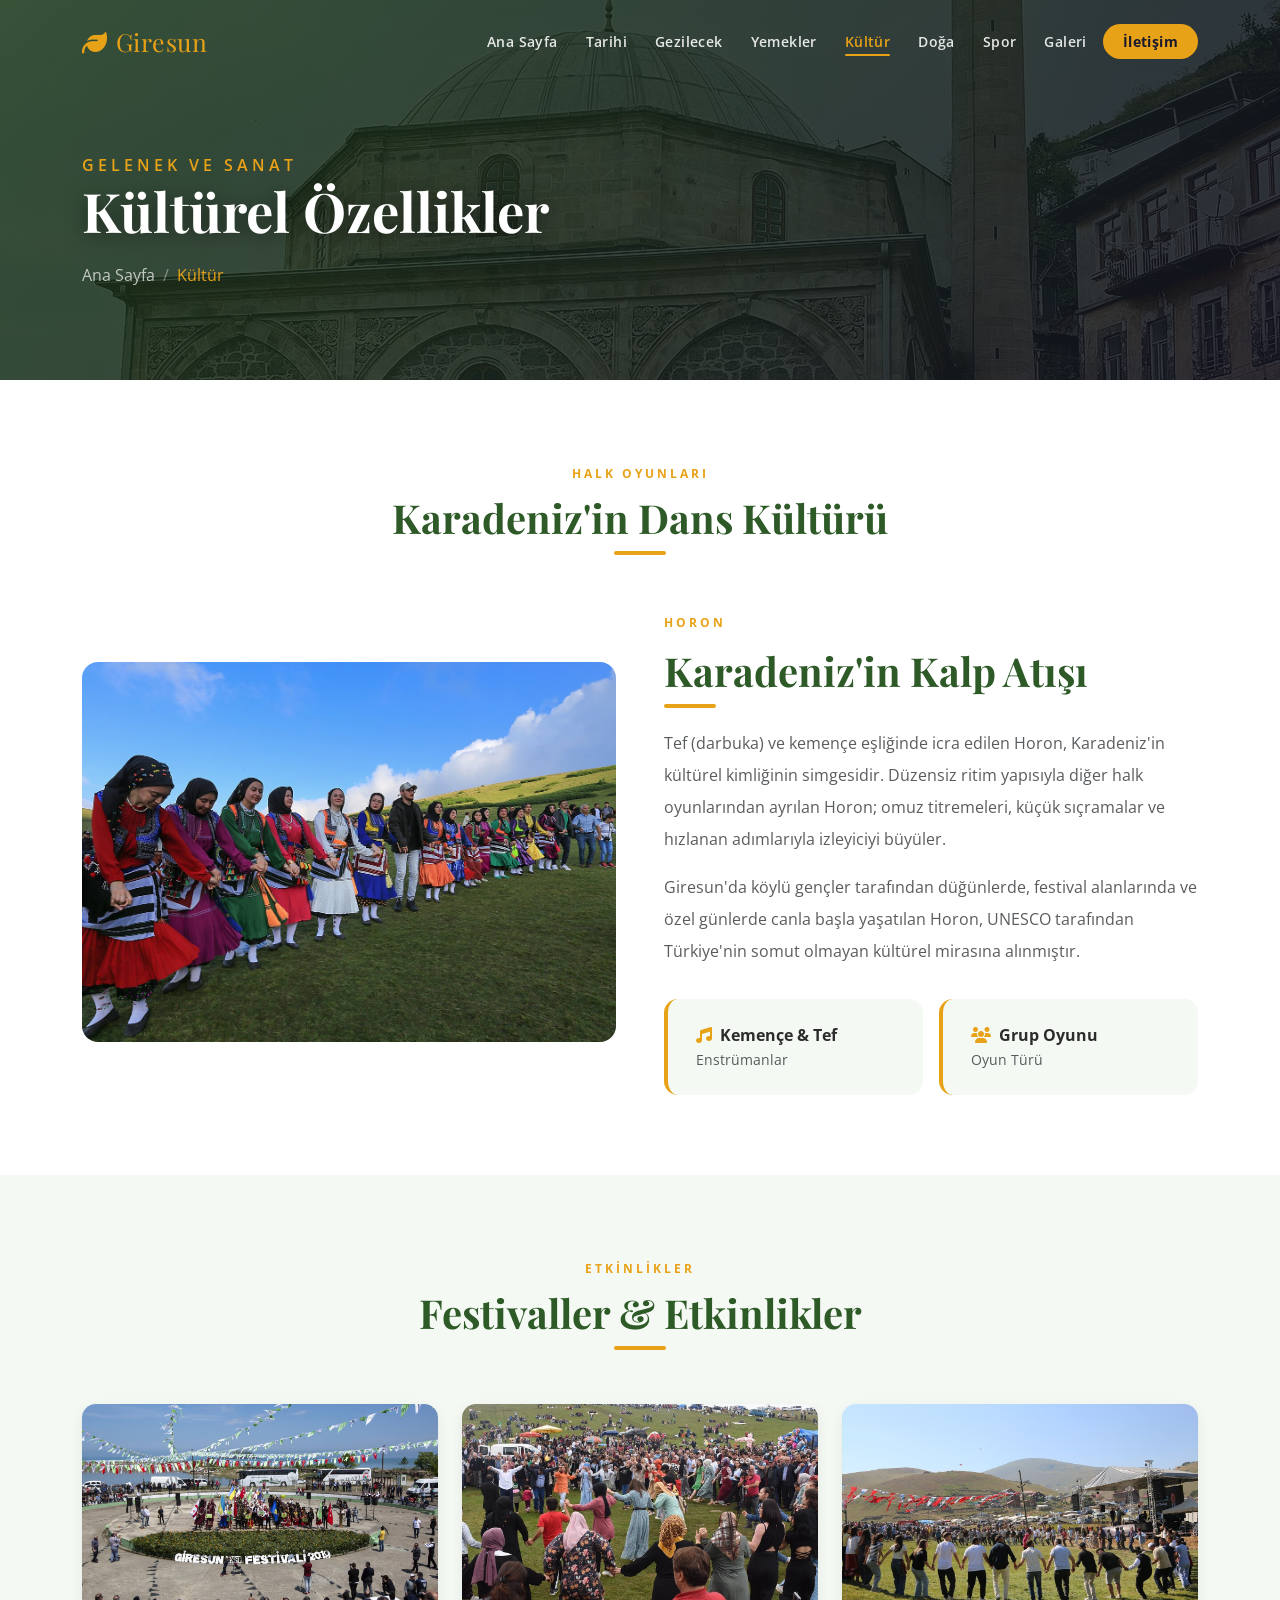
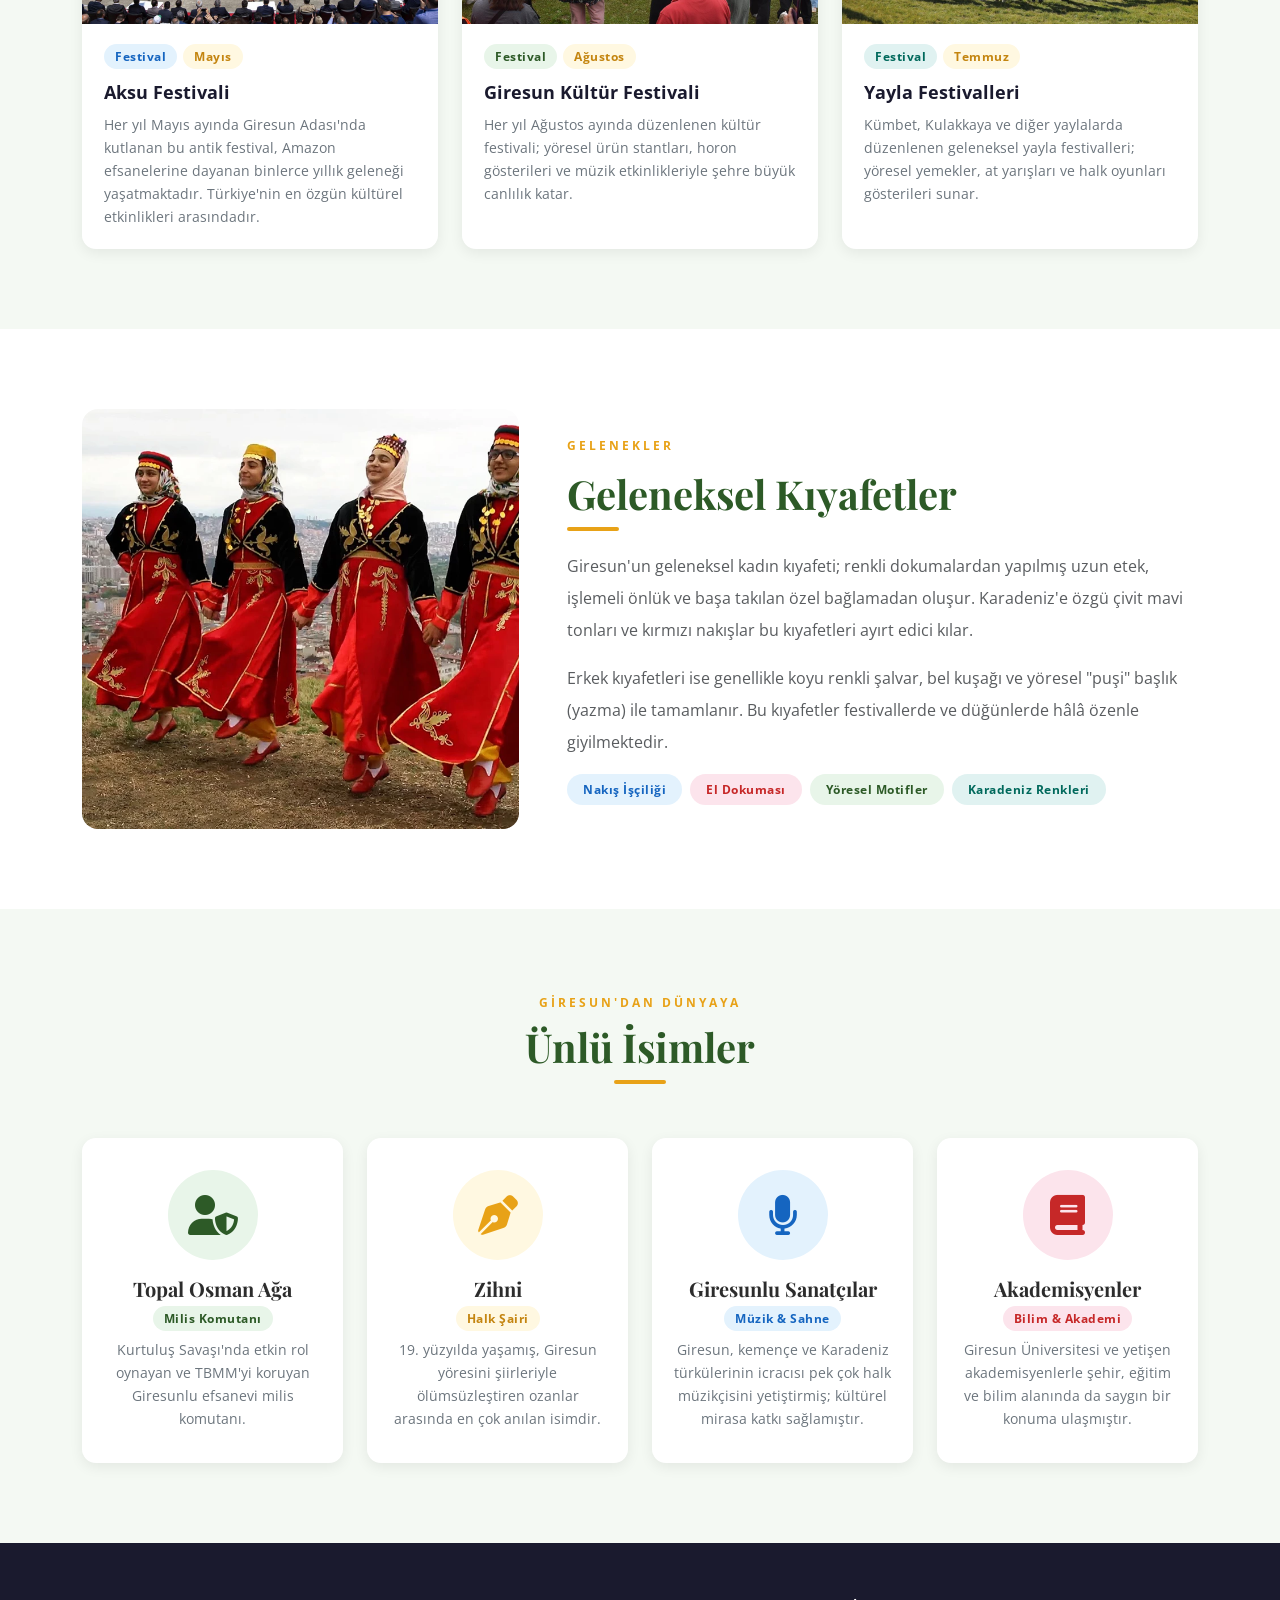
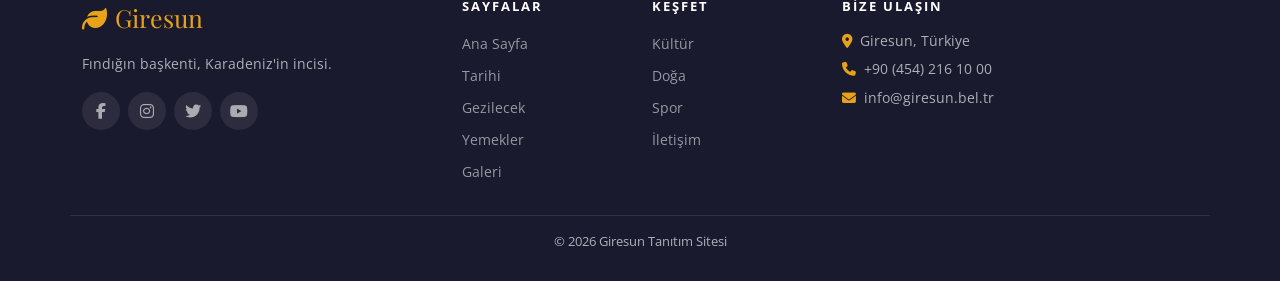
<file: giresun tanıtım sitesi/kultur.html>
<!DOCTYPE html>
<html lang="tr">
<head>
  <meta charset="UTF-8"><meta name="viewport" content="width=device-width, initial-scale=1.0">
  <title>Kültürel Özellikler | Giresun</title>
  <link href="https://cdn.jsdelivr.net/npm/bootstrap@5.3.2/dist/css/bootstrap.min.css" rel="stylesheet">
  <link rel="stylesheet" href="https://cdnjs.cloudflare.com/ajax/libs/font-awesome/6.5.0/css/all.min.css">
  <link href="https://fonts.googleapis.com/css2?family=Playfair+Display:wght@400;700&family=Open+Sans:wght@300;400;600&display=swap" rel="stylesheet">
  <link rel="stylesheet" href="https://unpkg.com/aos@2.3.4/dist/aos.css">
  <link rel="stylesheet" href="css/style.css">
</head>
<body>

<nav class="navbar navbar-expand-lg fixed-top" id="mainNav">
  <div class="container">
    <a class="navbar-brand" href="index.html"><i class="fas fa-leaf me-2"></i>Giresun</a>
    <button class="navbar-toggler" type="button" data-bs-toggle="collapse" data-bs-target="#navMenu"><span class="navbar-toggler-icon"></span></button>
    <div class="collapse navbar-collapse" id="navMenu">
      <ul class="navbar-nav ms-auto align-items-lg-center gap-1">
        <li class="nav-item"><a class="nav-link" href="index.html">Ana Sayfa</a></li>
        <li class="nav-item"><a class="nav-link" href="tarih.html">Tarihi</a></li>
        <li class="nav-item"><a class="nav-link" href="gezilecek.html">Gezilecek</a></li>
        <li class="nav-item"><a class="nav-link" href="yemekler.html">Yemekler</a></li>
        <li class="nav-item"><a class="nav-link" href="kultur.html">Kültür</a></li>
        <li class="nav-item"><a class="nav-link" href="doga.html">Doğa</a></li>
        <li class="nav-item"><a class="nav-link" href="spor.html">Spor</a></li>
        <li class="nav-item"><a class="nav-link" href="galeri.html">Galeri</a></li>
        <li class="nav-item"><a class="nav-link btn-nav" href="iletisim.html">İletişim</a></li>
      </ul>
    </div>
  </div>
</nav>

<div class="page-hero">
  <div class="page-hero-bg" style="background-image:url('imgs/1280px-Kapu_Mosque.jpg')"></div>
  <div class="page-hero-overlay"></div>
  <div class="container">
    <div class="page-hero-content">
      <div class="page-hero-subtitle">Gelenek ve Sanat</div>
      <h1 class="page-hero-title">Kültürel Özellikler</h1>
      <nav aria-label="breadcrumb" class="breadcrumb-wrap">
        <ol class="breadcrumb mb-0">
          <li class="breadcrumb-item"><a href="index.html">Ana Sayfa</a></li>
          <li class="breadcrumb-item active">Kültür</li>
        </ol>
      </nav>
    </div>
  </div>
</div>

<!-- HALK OYUNLARI -->
<section style="background:#fff;">
  <div class="container">
    <div class="section-header" data-aos="fade-up">
      <span class="section-eyebrow">Halk Oyunları</span>
      <h2 class="section-title">Karadeniz'in Dans Kültürü</h2>
      <div class="section-divider"></div>
    </div>
    <div class="row align-items-center g-5">
      <div class="col-lg-6" data-aos="fade-right">
        <div class="g-card-img rounded-4 overflow-hidden" style="height:380px">
          <img src="imgs/horon_dance.jpg" alt="Horon" style="width:100%;height:100%;object-fit:cover;cursor:pointer" data-modal-type="image" data-img-src="imgs/horon_dance.jpg" data-img-title="Horon — Karadeniz Halk Oyunu" onclick="openModal(this)" loading="lazy">
        </div>
      </div>
      <div class="col-lg-6" data-aos="fade-left">
        <span class="section-eyebrow">Horon</span>
        <h3 class="section-title mt-1">Karadeniz'in Kalp Atışı</h3>
        <div class="section-divider left"></div>
        <p class="text-muted lh-lg">Tef (darbuka) ve kemençe eşliğinde icra edilen Horon, Karadeniz'in kültürel kimliğinin simgesidir. Düzensiz ritim yapısıyla diğer halk oyunlarından ayrılan Horon; omuz titremeleri, küçük sıçramalar ve hızlanan adımlarıyla izleyiciyi büyüler.</p>
        <p class="text-muted lh-lg">Giresun'da köylü gençler tarafından düğünlerde, festival alanlarında ve özel günlerde canla başla yaşatılan Horon, UNESCO tarafından Türkiye'nin somut olmayan kültürel mirasına alınmıştır.</p>
        <div class="row g-3 mt-2">
          <div class="col-6"><div class="info-box"><i class="fas fa-music me-2 text-accent"></i><strong>Kemençe & Tef</strong><br><small class="text-muted">Enstrümanlar</small></div></div>
          <div class="col-6"><div class="info-box"><i class="fas fa-users me-2 text-accent"></i><strong>Grup Oyunu</strong><br><small class="text-muted">Oyun Türü</small></div></div>
        </div>
      </div>
    </div>
  </div>
</section>

<!-- FESTİVALLER -->
<section class="bg-light-green">
  <div class="container">
    <div class="section-header" data-aos="fade-up">
      <span class="section-eyebrow">Etkinlikler</span>
      <h2 class="section-title">Festivaller & Etkinlikler</h2>
      <div class="section-divider"></div>
    </div>
    <div class="row g-4">
      <div class="col-lg-4 col-md-6" data-aos="fade-up" data-aos-delay="0">
        <div class="g-card">
          <div class="g-card-img">
            <img src="imgs/_aksu-senlikleri-3-6297.jpg" alt="Aksu Festivali" data-modal-type="image" data-img-src="imgs/1280px-Kapu_Mosque.jpg" data-img-title="Aksu Festivali — Giresun Adası" onclick="openModal(this)" loading="lazy">
            <div class="card-overlay"><span class="card-overlay-btn" onclick="openModal(this.closest('.g-card-img').querySelector('img'))"><i class="fas fa-expand-alt me-1"></i>Büyüt</span></div>
          </div>
          <div class="g-card-body">
            <div class="g-card-badges"><span class="badge-cat badge-blue">Festival</span><span class="badge-cat badge-gold">Mayıs</span></div>
            <div class="g-card-title">Aksu Festivali</div>
            <p class="g-card-text">Her yıl Mayıs ayında Giresun Adası'nda kutlanan bu antik festival, Amazon efsanelerine dayanan binlerce yıllık geleneği yaşatmaktadır. Türkiye'nin en özgün kültürel etkinlikleri arasındadır.</p>
          </div>
        </div>
      </div>
      <div class="col-lg-4 col-md-6" data-aos="fade-up" data-aos-delay="100">
        <div class="g-card">
          <div class="g-card-img">
            <img src="imgs/giresun-festival-aa-1897549.jpg" alt="Fındık Festivali" data-modal-type="image" data-img-src="imgs/Hasselblade.jpg" data-img-title="Giresun Fındık Festivali" onclick="openModal(this)" loading="lazy">
            <div class="card-overlay"><span class="card-overlay-btn" onclick="openModal(this.closest('.g-card-img').querySelector('img'))"><i class="fas fa-expand-alt me-1"></i>Büyüt</span></div>
          </div>
          <div class="g-card-body">
            <div class="g-card-badges"><span class="badge-cat badge-green">Festival</span><span class="badge-cat badge-gold">Ağustos</span></div>
            <div class="g-card-title">Giresun Kültür Festivali</div>
            <p class="g-card-text">Her yıl Ağustos ayında düzenlenen kültür festivali; yöresel ürün stantları, horon gösterileri ve müzik etkinlikleriyle şehre büyük canlılık katar.</p>
          </div>
        </div>
      </div>
      <div class="col-lg-4 col-md-6" data-aos="fade-up" data-aos-delay="200">
        <div class="g-card">
          <div class="g-card-img">
            <img src="imgs/espiye-de-26-karaovacik-otcu-gocu-yayla-festi-18864472_amp.jpg" alt="Yayla Festivali" data-modal-type="image" data-img-src="imgs/1280px-Giresun_harita.svg.png" data-img-title="Giresun Yayla Festivali" onclick="openModal(this)" loading="lazy">
            <div class="card-overlay"><span class="card-overlay-btn" onclick="openModal(this.closest('.g-card-img').querySelector('img'))"><i class="fas fa-expand-alt me-1"></i>Büyüt</span></div>
          </div>
          <div class="g-card-body">
            <div class="g-card-badges"><span class="badge-cat badge-teal">Festival</span><span class="badge-cat badge-gold">Temmuz</span></div>
            <div class="g-card-title">Yayla Festivalleri</div>
            <p class="g-card-text">Kümbet, Kulakkaya ve diğer yaylalarda düzenlenen geleneksel yayla festivalleri; yöresel yemekler, at yarışları ve halk oyunları gösterileri sunar.</p>
          </div>
        </div>
      </div>
    </div>
  </div>
</section>

<!-- GELENEKSEL KIYAFETLer -->
<section style="background:#fff;">
  <div class="container">
    <div class="row align-items-center g-5">
      <div class="col-lg-5" data-aos="fade-right">
        <div class="g-card-img rounded-4 overflow-hidden" style="height:420px">
          <img src="imgs/kıyafet.webp" alt="Geleneksel Kıyafetler" style="width:100%;height:100%;object-fit:cover;cursor:pointer" data-modal-type="image" data-img-src="imgs/KemencheFactory.jpg" data-img-title="Giresun Geleneksel Kıyafetleri" onclick="openModal(this)" loading="lazy">
        </div>
      </div>
      <div class="col-lg-7" data-aos="fade-left">
        <span class="section-eyebrow">Gelenekler</span>
        <h3 class="section-title mt-1">Geleneksel Kıyafetler</h3>
        <div class="section-divider left"></div>
        <p class="text-muted lh-lg">Giresun'un geleneksel kadın kıyafeti; renkli dokumalardan yapılmış uzun etek, işlemeli önlük ve başa takılan özel bağlamadan oluşur. Karadeniz'e özgü çivit mavi tonları ve kırmızı nakışlar bu kıyafetleri ayırt edici kılar.</p>
        <p class="text-muted lh-lg">Erkek kıyafetleri ise genellikle koyu renkli şalvar, bel kuşağı ve yöresel "puşi" başlık (yazma) ile tamamlanır. Bu kıyafetler festivallerde ve düğünlerde hâlâ özenle giyilmektedir.</p>
        <div class="d-flex flex-wrap gap-2 mt-3">
          <span class="badge-cat badge-blue" style="padding:7px 16px">Nakış İşçiliği</span>
          <span class="badge-cat badge-red" style="padding:7px 16px">El Dokuması</span>
          <span class="badge-cat badge-green" style="padding:7px 16px">Yöresel Motifler</span>
          <span class="badge-cat badge-teal" style="padding:7px 16px">Karadeniz Renkleri</span>
        </div>
      </div>
    </div>
  </div>
</section>

<!-- ÜNLÜ İSİMLER -->
<section class="bg-light-green">
  <div class="container">
    <div class="section-header" data-aos="fade-up">
      <span class="section-eyebrow">Giresun'dan Dünyaya</span>
      <h2 class="section-title">Ünlü İsimler</h2>
      <div class="section-divider"></div>
    </div>
    <div class="row g-4">
      <div class="col-lg-3 col-md-6" data-aos="zoom-in" data-aos-delay="0">
        <div class="g-card text-center" style="padding:32px 20px">
          <div class="mx-auto mb-3 rounded-circle overflow-hidden" style="width:90px;height:90px;background:#e8f5e9;display:flex;align-items:center;justify-content:center;font-size:2.5rem;color:var(--primary)"><i class="fas fa-user-shield"></i></div>
          <h5 class="fw-bold mb-1">Topal Osman Ağa</h5>
          <div class="badge-cat badge-green mb-2" style="display:inline-block">Milis Komutanı</div>
          <p class="g-card-text">Kurtuluş Savaşı'nda etkin rol oynayan ve TBMM'yi koruyan Giresunlu efsanevi milis komutanı.</p>
        </div>
      </div>
      <div class="col-lg-3 col-md-6" data-aos="zoom-in" data-aos-delay="80">
        <div class="g-card text-center" style="padding:32px 20px">
          <div class="mx-auto mb-3 rounded-circle overflow-hidden" style="width:90px;height:90px;background:#fff8e1;display:flex;align-items:center;justify-content:center;font-size:2.5rem;color:var(--accent)"><i class="fas fa-pen-nib"></i></div>
          <h5 class="fw-bold mb-1">Zihni</h5>
          <div class="badge-cat badge-gold mb-2" style="display:inline-block">Halk Şairi</div>
          <p class="g-card-text">19. yüzyılda yaşamış, Giresun yöresini şiirleriyle ölümsüzleştiren ozanlar arasında en çok anılan isimdir.</p>
        </div>
      </div>
      <div class="col-lg-3 col-md-6" data-aos="zoom-in" data-aos-delay="160">
        <div class="g-card text-center" style="padding:32px 20px">
          <div class="mx-auto mb-3 rounded-circle overflow-hidden" style="width:90px;height:90px;background:#e3f2fd;display:flex;align-items:center;justify-content:center;font-size:2.5rem;color:#1565c0"><i class="fas fa-microphone"></i></div>
          <h5 class="fw-bold mb-1">Giresunlu Sanatçılar</h5>
          <div class="badge-cat badge-blue mb-2" style="display:inline-block">Müzik & Sahne</div>
          <p class="g-card-text">Giresun, kemençe ve Karadeniz türkülerinin icracısı pek çok halk müzikçisini yetiştirmiş; kültürel mirasa katkı sağlamıştır.</p>
        </div>
      </div>
      <div class="col-lg-3 col-md-6" data-aos="zoom-in" data-aos-delay="240">
        <div class="g-card text-center" style="padding:32px 20px">
          <div class="mx-auto mb-3 rounded-circle overflow-hidden" style="width:90px;height:90px;background:#fce4ec;display:flex;align-items:center;justify-content:center;font-size:2.5rem;color:#c62828"><i class="fas fa-book"></i></div>
          <h5 class="fw-bold mb-1">Akademisyenler</h5>
          <div class="badge-cat badge-red mb-2" style="display:inline-block">Bilim & Akademi</div>
          <p class="g-card-text">Giresun Üniversitesi ve yetişen akademisyenlerle şehir, eğitim ve bilim alanında da saygın bir konuma ulaşmıştır.</p>
        </div>
      </div>
    </div>
  </div>
</section>

<footer>
  <div class="container">
    <div class="row g-4 pb-4 mb-2" style="border-bottom:1px solid rgba(255,255,255,.1)">
      <div class="col-lg-4 col-md-6"><div class="footer-brand mb-3"><i class="fas fa-leaf me-2"></i>Giresun</div><p class="footer-text">Fındığın başkenti, Karadeniz'in incisi.</p><div class="social-icons mt-3"><a href="#"><i class="fab fa-facebook-f"></i></a><a href="#"><i class="fab fa-instagram"></i></a><a href="#"><i class="fab fa-twitter"></i></a><a href="#"><i class="fab fa-youtube"></i></a></div></div>
      <div class="col-lg-2 col-md-3 col-6"><h6 class="footer-heading">Sayfalar</h6><ul class="footer-links"><li><a href="index.html">Ana Sayfa</a></li><li><a href="tarih.html">Tarihi</a></li><li><a href="gezilecek.html">Gezilecek</a></li><li><a href="yemekler.html">Yemekler</a></li><li><a href="galeri.html">Galeri</a></li></ul></div>
      <div class="col-lg-2 col-md-3 col-6"><h6 class="footer-heading">Keşfet</h6><ul class="footer-links"><li><a href="kultur.html">Kültür</a></li><li><a href="doga.html">Doğa</a></li><li><a href="spor.html">Spor</a></li><li><a href="iletisim.html">İletişim</a></li></ul></div>
      <div class="col-lg-4 col-md-6"><h6 class="footer-heading">Bize Ulaşın</h6><div class="footer-contact"><p><i class="fas fa-map-marker-alt me-2 text-accent"></i>Giresun, Türkiye</p><p><i class="fas fa-phone me-2 text-accent"></i>+90 (454) 216 10 00</p><p><i class="fas fa-envelope me-2 text-accent"></i>info@giresun.bel.tr</p></div></div>
    </div>
    <div class="text-center py-2"><p class="footer-copy mb-0">© 2026 Giresun Tanıtım Sitesi</p></div>
  </div>
</footer>

<div id="preloader"><div class="preloader-icon"><i class="fas fa-leaf"></i></div></div>
<div id="fsModal" role="dialog" aria-modal="true"><button class="fs-close" onclick="closeModal()"><i class="fas fa-times"></i></button><div id="fsContent"></div></div>
<div class="toast-container position-fixed bottom-0 end-0 p-3" style="z-index:9998"><div id="mainToast" class="toast align-items-center text-bg-success border-0"><div class="d-flex"><div class="toast-body" id="toastMsg">İşlem başarılı!</div><button type="button" class="btn-close btn-close-white me-2 m-auto" data-bs-dismiss="toast"></button></div></div></div>
<button id="scrollTop" title="Yukarı çık"><i class="fas fa-chevron-up"></i></button>
<script src="https://cdn.jsdelivr.net/npm/bootstrap@5.3.2/dist/js/bootstrap.bundle.min.js"></script>
<script src="https://unpkg.com/aos@2.3.4/dist/aos.js"></script>
<script src="js/main.js"></script>
</body>
</html>
</file>
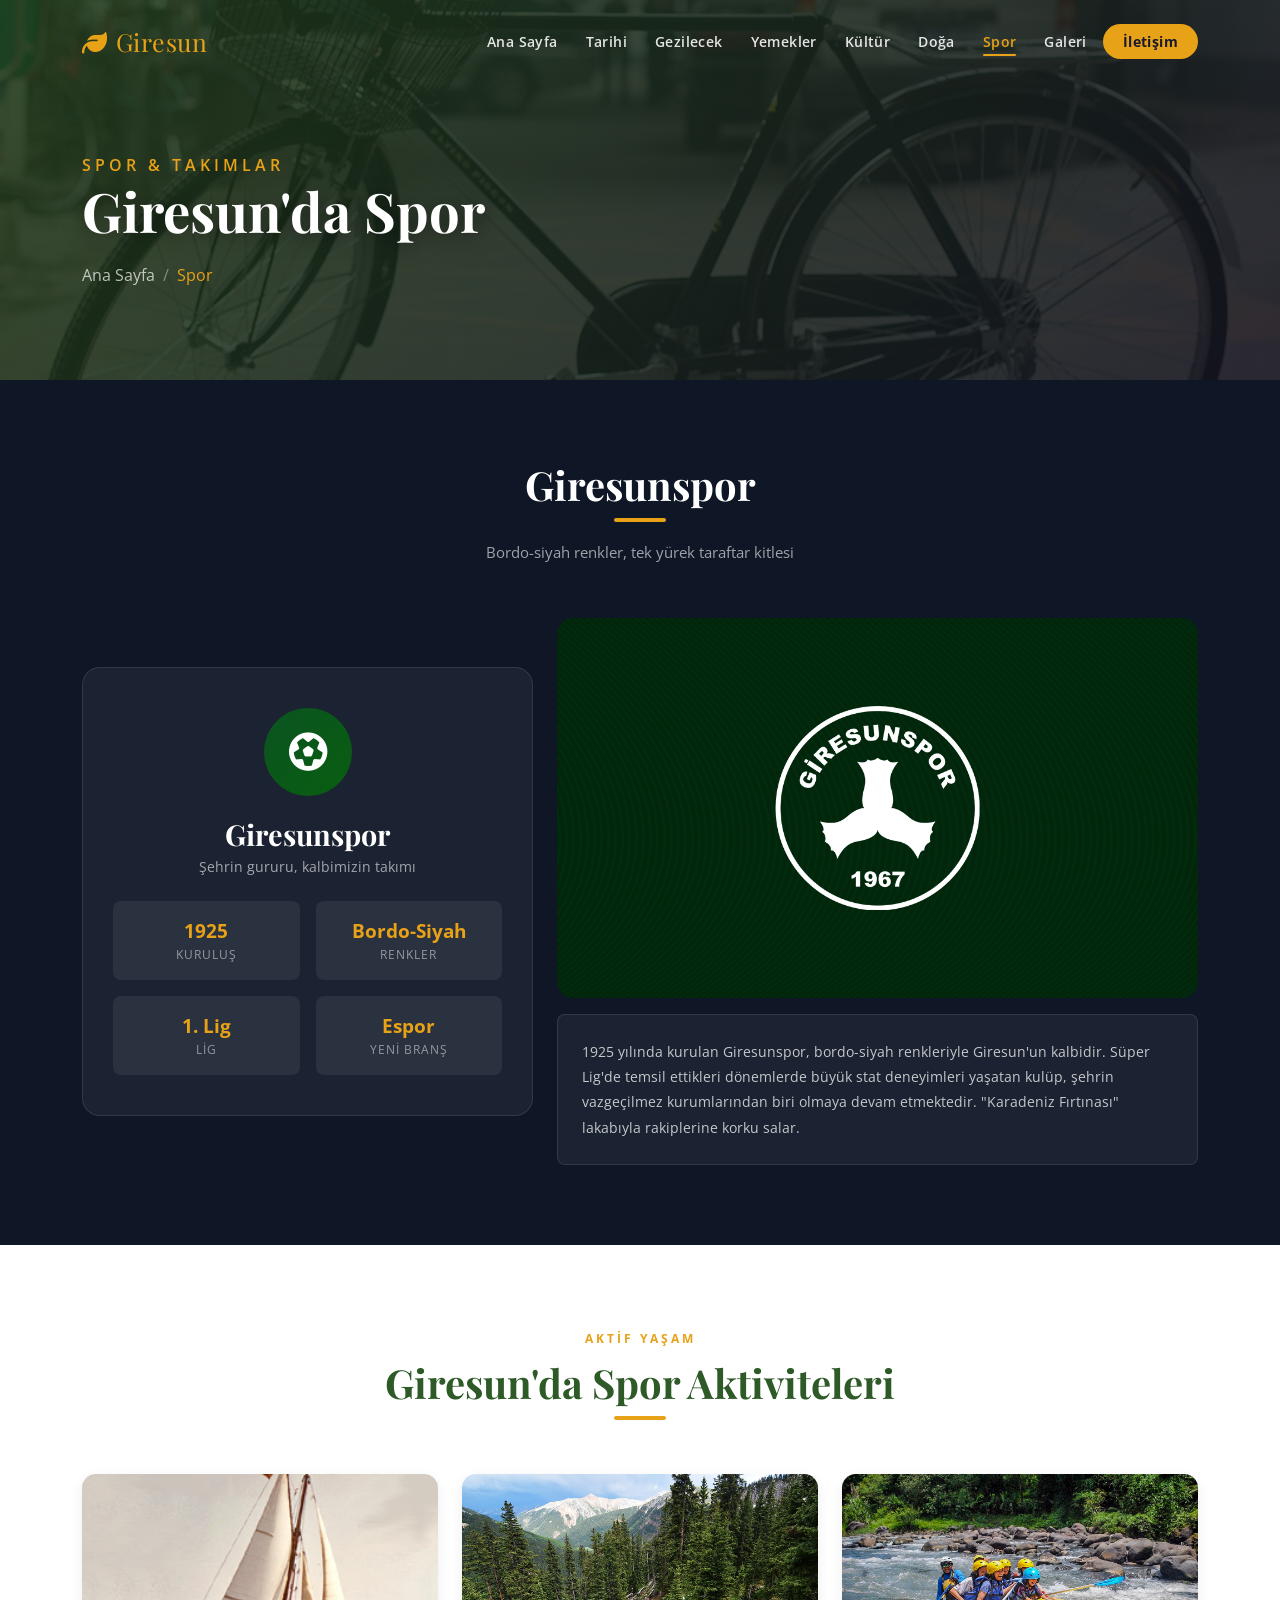
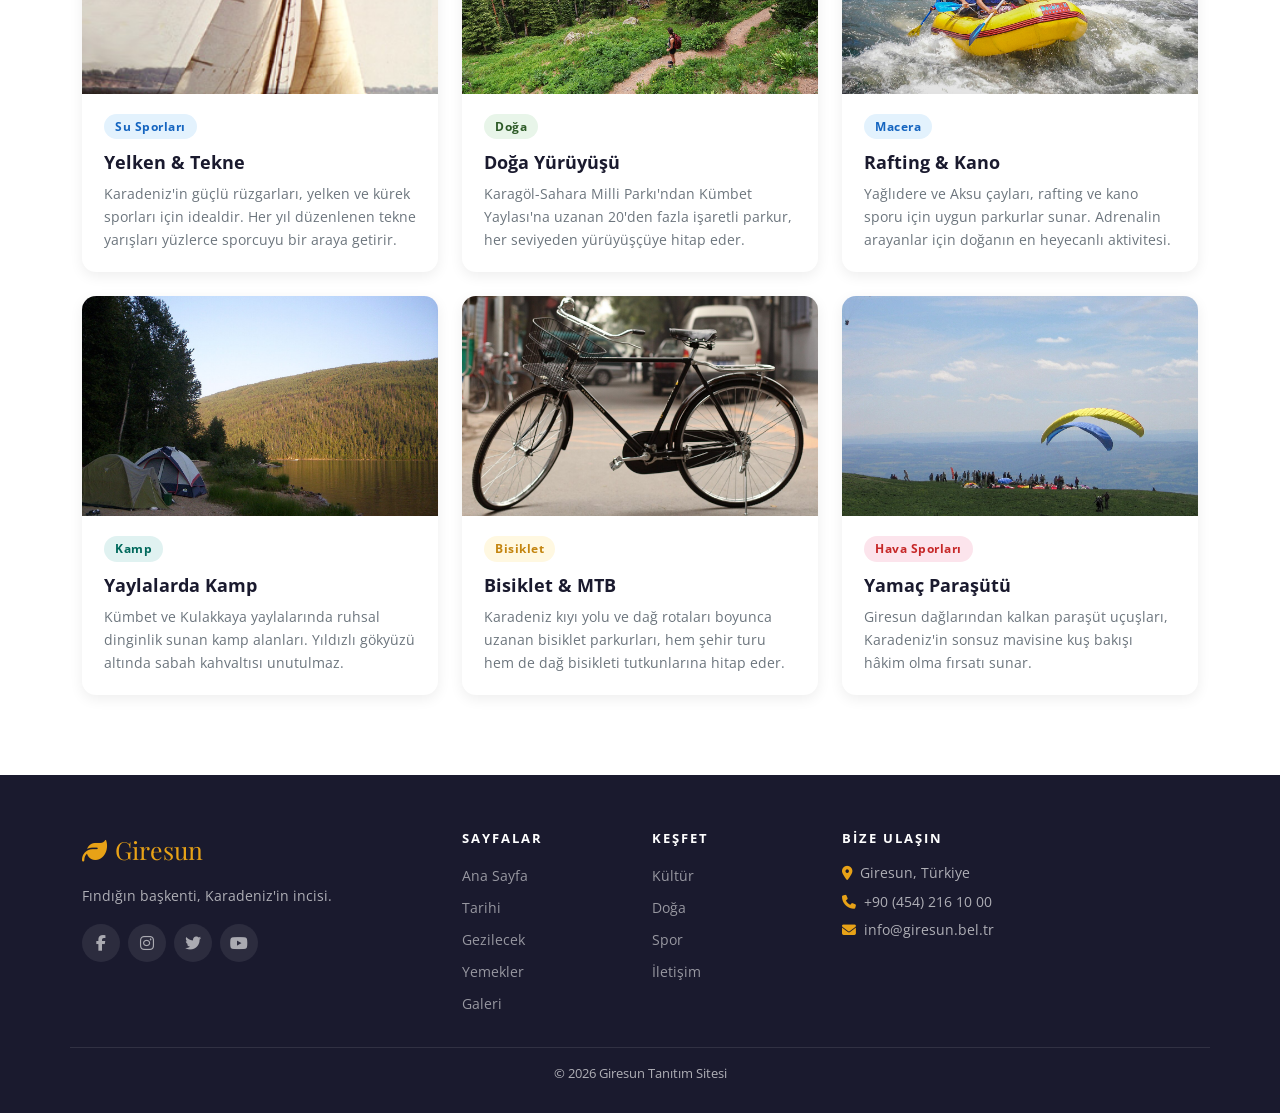
<file: giresun tanıtım sitesi/spor.html>
<!DOCTYPE html>
<html lang="tr">

<head>
  <meta charset="UTF-8">
  <meta name="viewport" content="width=device-width, initial-scale=1.0">
  <title>Spor | Giresun</title>
  <link href="https://cdn.jsdelivr.net/npm/bootstrap@5.3.2/dist/css/bootstrap.min.css" rel="stylesheet">
  <link rel="stylesheet" href="https://cdnjs.cloudflare.com/ajax/libs/font-awesome/6.5.0/css/all.min.css">
  <link
    href="https://fonts.googleapis.com/css2?family=Playfair+Display:wght@400;700&family=Open+Sans:wght@300;400;600&display=swap"
    rel="stylesheet">
  <link rel="stylesheet" href="https://unpkg.com/aos@2.3.4/dist/aos.css">
  <link rel="stylesheet" href="css/style.css">
</head>

<body>

  <nav class="navbar navbar-expand-lg fixed-top" id="mainNav">
    <div class="container">
      <a class="navbar-brand" href="index.html"><i class="fas fa-leaf me-2"></i>Giresun</a>
      <button class="navbar-toggler" type="button" data-bs-toggle="collapse" data-bs-target="#navMenu"><span
          class="navbar-toggler-icon"></span></button>
      <div class="collapse navbar-collapse" id="navMenu">
        <ul class="navbar-nav ms-auto align-items-lg-center gap-1">
          <li class="nav-item"><a class="nav-link" href="index.html">Ana Sayfa</a></li>
          <li class="nav-item"><a class="nav-link" href="tarih.html">Tarihi</a></li>
          <li class="nav-item"><a class="nav-link" href="gezilecek.html">Gezilecek</a></li>
          <li class="nav-item"><a class="nav-link" href="yemekler.html">Yemekler</a></li>
          <li class="nav-item"><a class="nav-link" href="kultur.html">Kültür</a></li>
          <li class="nav-item"><a class="nav-link" href="doga.html">Doğa</a></li>
          <li class="nav-item"><a class="nav-link" href="spor.html">Spor</a></li>
          <li class="nav-item"><a class="nav-link" href="galeri.html">Galeri</a></li>
          <li class="nav-item"><a class="nav-link btn-nav" href="iletisim.html">İletişim</a></li>
        </ul>
      </div>
    </div>
  </nav>

  <div class="page-hero">
    <div class="page-hero-bg" style="background-image:url('imgs/1280px-Left_side_of_Flying_Pigeon.jpg')"></div>
    <div class="page-hero-overlay"></div>
    <div class="container">
      <div class="page-hero-content">
        <div class="page-hero-subtitle">Spor & Takımlar</div>
        <h1 class="page-hero-title">Giresun'da Spor</h1>
        <nav aria-label="breadcrumb" class="breadcrumb-wrap">
          <ol class="breadcrumb mb-0">
            <li class="breadcrumb-item"><a href="index.html">Ana Sayfa</a></li>
            <li class="breadcrumb-item active">Spor</li>
          </ol>
        </nav>
      </div>
    </div>
  </div>

  <!-- GİRESUNSPOR -->
  <section class="bg-dark2-section">
    <div class="container">
      <div class="section-header" data-aos="fade-up">
        <h2 class="section-title white">Giresunspor</h2>
        <div class="section-divider"></div>
        <p class="section-desc" style="color:rgba(255,255,255,.6)">Bordo-siyah renkler, tek yürek taraftar kitlesi</p>
      </div>
      <div class="row g-4 align-items-center">
        <div class="col-lg-5" data-aos="fade-right">
          <div class="team-card">
            <div class="team-emblem" style="background:linear-gradient(135deg,#0b5321,#095e10)">
              <i class="fas fa-futbol text-white"></i>
            </div>
            <h3 style="color:#fff;font-size:1.8rem" class="mb-1">Giresunspor</h3>
            <p style="color:rgba(255,255,255,.6);font-size:.88rem" class="mb-4">Şehrin gururu, kalbimizin takımı</p>
            <div class="row g-3">
              <div class="col-6">
                <div class="p-3 rounded-3 text-center" style="background:rgba(255,255,255,.07)">
                  <div style="color:var(--accent);font-weight:700;font-size:1.2rem">1925</div>
                  <div style="color:rgba(255,255,255,.5);font-size:.75rem;text-transform:uppercase;letter-spacing:1px">
                    Kuruluş</div>
                </div>
              </div>
              <div class="col-6">
                <div class="p-3 rounded-3 text-center" style="background:rgba(255,255,255,.07)">
                  <div style="color:var(--accent);font-weight:700;font-size:1.2rem">Bordo-Siyah</div>
                  <div style="color:rgba(255,255,255,.5);font-size:.75rem;text-transform:uppercase;letter-spacing:1px">
                    Renkler</div>
                </div>
              </div>
              <div class="col-6">
                <div class="p-3 rounded-3 text-center" style="background:rgba(255,255,255,.07)">
                  <div style="color:var(--accent);font-weight:700;font-size:1.2rem">1. Lig</div>
                  <div style="color:rgba(255,255,255,.5);font-size:.75rem;text-transform:uppercase;letter-spacing:1px">
                    Lig</div>
                </div>
              </div>
              <div class="col-6">
                <div class="p-3 rounded-3 text-center" style="background:rgba(255,255,255,.07)">
                  <div style="color:var(--accent);font-weight:700;font-size:1.2rem">Espor</div>
                  <div style="color:rgba(255,255,255,.5);font-size:.75rem;text-transform:uppercase;letter-spacing:1px">
                    Yeni Branş</div>
                </div>
              </div>
            </div>
          </div>
        </div>
        <div class="col-lg-7" data-aos="fade-left">
          <div class="g-card-img rounded-4 overflow-hidden" style="height:380px">
            <img src="imgs/giresunspor.jpg" alt="Giresunspor"
              style="width:100%;height:100%;object-fit:cover;cursor:pointer" data-modal-type="image"
              data-img-src="imgs/giresunspor.jpg" data-img-title="Giresunspor — Recep Tayyip Erdoğan Stadyumu"
              onclick="openModal(this)" loading="lazy">
          </div>
          <div class="mt-3 p-4 rounded-3"
            style="background:rgba(255,255,255,.05);border:1px solid rgba(255,255,255,.1)">
            <p style="color:rgba(255,255,255,.75);font-size:.9rem;line-height:1.75;margin:0">1925 yılında kurulan
              Giresunspor, bordo-siyah renkleriyle Giresun'un kalbidir. Süper Lig'de temsil ettikleri dönemlerde büyük
              stat deneyimleri yaşatan kulüp, şehrin vazgeçilmez kurumlarından biri olmaya devam etmektedir. "Karadeniz
              Fırtınası" lakabıyla rakiplerine korku salar.</p>
          </div>
        </div>
      </div>
    </div>
  </section>

  <!-- SPOR AKTİVİTELERİ -->
  <section style="background:#fff;">
    <div class="container">
      <div class="section-header" data-aos="fade-up">
        <span class="section-eyebrow">Aktif Yaşam</span>
        <h2 class="section-title">Giresun'da Spor Aktiviteleri</h2>
        <div class="section-divider"></div>
      </div>
      <div class="row g-4">
        <div class="col-lg-4 col-md-6" data-aos="fade-up" data-aos-delay="0">
          <div class="g-card">
            <div class="g-card-img">
              <img src="imgs/Freiheitu.jpg" alt="Su Sporları" data-modal-type="image" data-img-src="imgs/Freiheitu.jpg"
                data-img-title="Giresun Su Sporları" onclick="openModal(this)" loading="lazy">
              <div class="card-overlay"><span class="card-overlay-btn"
                  onclick="openModal(this.closest('.g-card-img').querySelector('img'))"><i
                    class="fas fa-expand-alt me-1"></i>Büyüt</span></div>
            </div>
            <div class="g-card-body">
              <div class="g-card-badges"><span class="badge-cat badge-blue">Su Sporları</span></div>
              <div class="g-card-title">Yelken & Tekne</div>
              <p class="g-card-text">Karadeniz'in güçlü rüzgarları, yelken ve kürek sporları için idealdir. Her yıl
                düzenlenen tekne yarışları yüzlerce sporcuyu bir araya getirir.</p>
            </div>
          </div>
        </div>
        <div class="col-lg-4 col-md-6" data-aos="fade-up" data-aos-delay="100">
          <div class="g-card">
            <div class="g-card-img">
              <img src="imgs/1280px-Hiking_to_the_Ice_Lakes._San_Juan_National_Forest,_Colorado.jpg" alt="Doğa Yürüyüşü"
                data-modal-type="image"
                data-img-src="imgs/1280px-Hiking_to_the_Ice_Lakes._San_Juan_National_Forest,_Colorado.jpg"
                data-img-title="Giresun Doğa Yürüyüşü Parkurları" onclick="openModal(this)" loading="lazy">
              <div class="card-overlay"><span class="card-overlay-btn"
                  onclick="openModal(this.closest('.g-card-img').querySelector('img'))"><i
                    class="fas fa-expand-alt me-1"></i>Büyüt</span></div>
            </div>
            <div class="g-card-body">
              <div class="g-card-badges"><span class="badge-cat badge-green">Doğa</span></div>
              <div class="g-card-title">Doğa Yürüyüşü</div>
              <p class="g-card-text">Karagöl-Sahara Milli Parkı'ndan Kümbet Yaylası'na uzanan 20'den fazla işaretli
                parkur, her seviyeden yürüyüşçüye hitap eder.</p>
            </div>
          </div>
        </div>
        <div class="col-lg-4 col-md-6" data-aos="fade-up" data-aos-delay="200">
          <div class="g-card">
            <div class="g-card-img">
              <img src="imgs/1280px-Fun_Rafting_Elo_River_Magelang.jpg" alt="Rafting" data-modal-type="image"
                data-img-src="imgs/1280px-Fun_Rafting_Elo_River_Magelang.jpg" data-img-title="Giresun Rafting"
                onclick="openModal(this)" loading="lazy">
              <div class="card-overlay"><span class="card-overlay-btn"
                  onclick="openModal(this.closest('.g-card-img').querySelector('img'))"><i
                    class="fas fa-expand-alt me-1"></i>Büyüt</span></div>
            </div>
            <div class="g-card-body">
              <div class="g-card-badges"><span class="badge-cat badge-blue">Macera</span></div>
              <div class="g-card-title">Rafting & Kano</div>
              <p class="g-card-text">Yağlıdere ve Aksu çayları, rafting ve kano sporu için uygun parkurlar sunar.
                Adrenalin arayanlar için doğanın en heyecanlı aktivitesi.</p>
            </div>
          </div>
        </div>
        <div class="col-lg-4 col-md-6" data-aos="fade-up" data-aos-delay="0">
          <div class="g-card">
            <div class="g-card-img">
              <img src="imgs/1280px-Camping_by_Barriere_Lake,_British_Columbia_-_20040801.jpg" alt="Kamp"
                data-modal-type="image"
                data-img-src="imgs/1280px-Camping_by_Barriere_Lake,_British_Columbia_-_20040801.jpg"
                data-img-title="Giresun Kamp Alanları" onclick="openModal(this)" loading="lazy">
              <div class="card-overlay"><span class="card-overlay-btn"
                  onclick="openModal(this.closest('.g-card-img').querySelector('img'))"><i
                    class="fas fa-expand-alt me-1"></i>Büyüt</span></div>
            </div>
            <div class="g-card-body">
              <div class="g-card-badges"><span class="badge-cat badge-teal">Kamp</span></div>
              <div class="g-card-title">Yaylalarda Kamp</div>
              <p class="g-card-text">Kümbet ve Kulakkaya yaylalarında ruhsal dinginlik sunan kamp alanları. Yıldızlı
                gökyüzü altında sabah kahvaltısı unutulmaz.</p>
            </div>
          </div>
        </div>
        <div class="col-lg-4 col-md-6" data-aos="fade-up" data-aos-delay="100">
          <div class="g-card">
            <div class="g-card-img">
              <img src="imgs/1280px-Left_side_of_Flying_Pigeon.jpg" alt="Bisiklet" data-modal-type="image"
                data-img-src="imgs/1280px-Left_side_of_Flying_Pigeon.jpg" data-img-title="Giresun Bisiklet Rotaları"
                onclick="openModal(this)" loading="lazy">
              <div class="card-overlay"><span class="card-overlay-btn"
                  onclick="openModal(this.closest('.g-card-img').querySelector('img'))"><i
                    class="fas fa-expand-alt me-1"></i>Büyüt</span></div>
            </div>
            <div class="g-card-body">
              <div class="g-card-badges"><span class="badge-cat badge-gold">Bisiklet</span></div>
              <div class="g-card-title">Bisiklet & MTB</div>
              <p class="g-card-text">Karadeniz kıyı yolu ve dağ rotaları boyunca uzanan bisiklet parkurları, hem şehir
                turu hem de dağ bisikleti tutkunlarına hitap eder.</p>
            </div>
          </div>
        </div>
        <div class="col-lg-4 col-md-6" data-aos="fade-up" data-aos-delay="200">
          <div class="g-card">
            <div class="g-card-img">
              <img src="imgs/1280px-Parapentistes_sur_le_puy_de_dome.jpg" alt="Yamaç Paraşütü" data-modal-type="image"
                data-img-src="imgs/1280px-Parapentistes_sur_le_puy_de_dome.jpg" data-img-title="Giresun Yamaç Paraşütü"
                onclick="openModal(this)" loading="lazy">
              <div class="card-overlay"><span class="card-overlay-btn"
                  onclick="openModal(this.closest('.g-card-img').querySelector('img'))"><i
                    class="fas fa-expand-alt me-1"></i>Büyüt</span></div>
            </div>
            <div class="g-card-body">
              <div class="g-card-badges"><span class="badge-cat badge-red">Hava Sporları</span></div>
              <div class="g-card-title">Yamaç Paraşütü</div>
              <p class="g-card-text">Giresun dağlarından kalkan paraşüt uçuşları, Karadeniz'in sonsuz mavisine kuş
                bakışı hâkim olma fırsatı sunar.</p>
            </div>
          </div>
        </div>
      </div>
    </div>
  </section>

  <footer>
    <div class="container">
      <div class="row g-4 pb-4 mb-2" style="border-bottom:1px solid rgba(255,255,255,.1)">
        <div class="col-lg-4 col-md-6">
          <div class="footer-brand mb-3"><i class="fas fa-leaf me-2"></i>Giresun</div>
          <p class="footer-text">Fındığın başkenti, Karadeniz'in incisi.</p>
          <div class="social-icons mt-3"><a href="#"><i class="fab fa-facebook-f"></i></a><a href="#"><i
                class="fab fa-instagram"></i></a><a href="#"><i class="fab fa-twitter"></i></a><a href="#"><i
                class="fab fa-youtube"></i></a></div>
        </div>
        <div class="col-lg-2 col-md-3 col-6">
          <h6 class="footer-heading">Sayfalar</h6>
          <ul class="footer-links">
            <li><a href="index.html">Ana Sayfa</a></li>
            <li><a href="tarih.html">Tarihi</a></li>
            <li><a href="gezilecek.html">Gezilecek</a></li>
            <li><a href="yemekler.html">Yemekler</a></li>
            <li><a href="galeri.html">Galeri</a></li>
          </ul>
        </div>
        <div class="col-lg-2 col-md-3 col-6">
          <h6 class="footer-heading">Keşfet</h6>
          <ul class="footer-links">
            <li><a href="kultur.html">Kültür</a></li>
            <li><a href="doga.html">Doğa</a></li>
            <li><a href="spor.html">Spor</a></li>
            <li><a href="iletisim.html">İletişim</a></li>
          </ul>
        </div>
        <div class="col-lg-4 col-md-6">
          <h6 class="footer-heading">Bize Ulaşın</h6>
          <div class="footer-contact">
            <p><i class="fas fa-map-marker-alt me-2 text-accent"></i>Giresun, Türkiye</p>
            <p><i class="fas fa-phone me-2 text-accent"></i>+90 (454) 216 10 00</p>
            <p><i class="fas fa-envelope me-2 text-accent"></i>info@giresun.bel.tr</p>
          </div>
        </div>
      </div>
      <div class="text-center py-2">
        <p class="footer-copy mb-0">© 2026 Giresun Tanıtım Sitesi</p>
      </div>
    </div>
  </footer>

  <div id="preloader">
    <div class="preloader-icon"><i class="fas fa-leaf"></i></div>
  </div>
  <div id="fsModal" role="dialog" aria-modal="true"><button class="fs-close" onclick="closeModal()"><i
        class="fas fa-times"></i></button>
    <div id="fsContent"></div>
  </div>
  <div class="toast-container position-fixed bottom-0 end-0 p-3" style="z-index:9998">
    <div id="mainToast" class="toast align-items-center text-bg-success border-0">
      <div class="d-flex">
        <div class="toast-body" id="toastMsg">İşlem başarılı!</div><button type="button"
          class="btn-close btn-close-white me-2 m-auto" data-bs-dismiss="toast"></button>
      </div>
    </div>
  </div>
  <button id="scrollTop" title="Yukarı çık"><i class="fas fa-chevron-up"></i></button>
  <script src="https://cdn.jsdelivr.net/npm/bootstrap@5.3.2/dist/js/bootstrap.bundle.min.js"></script>
  <script src="https://unpkg.com/aos@2.3.4/dist/aos.js"></script>
  <script src="js/main.js"></script>
</body>

</html>
</file>
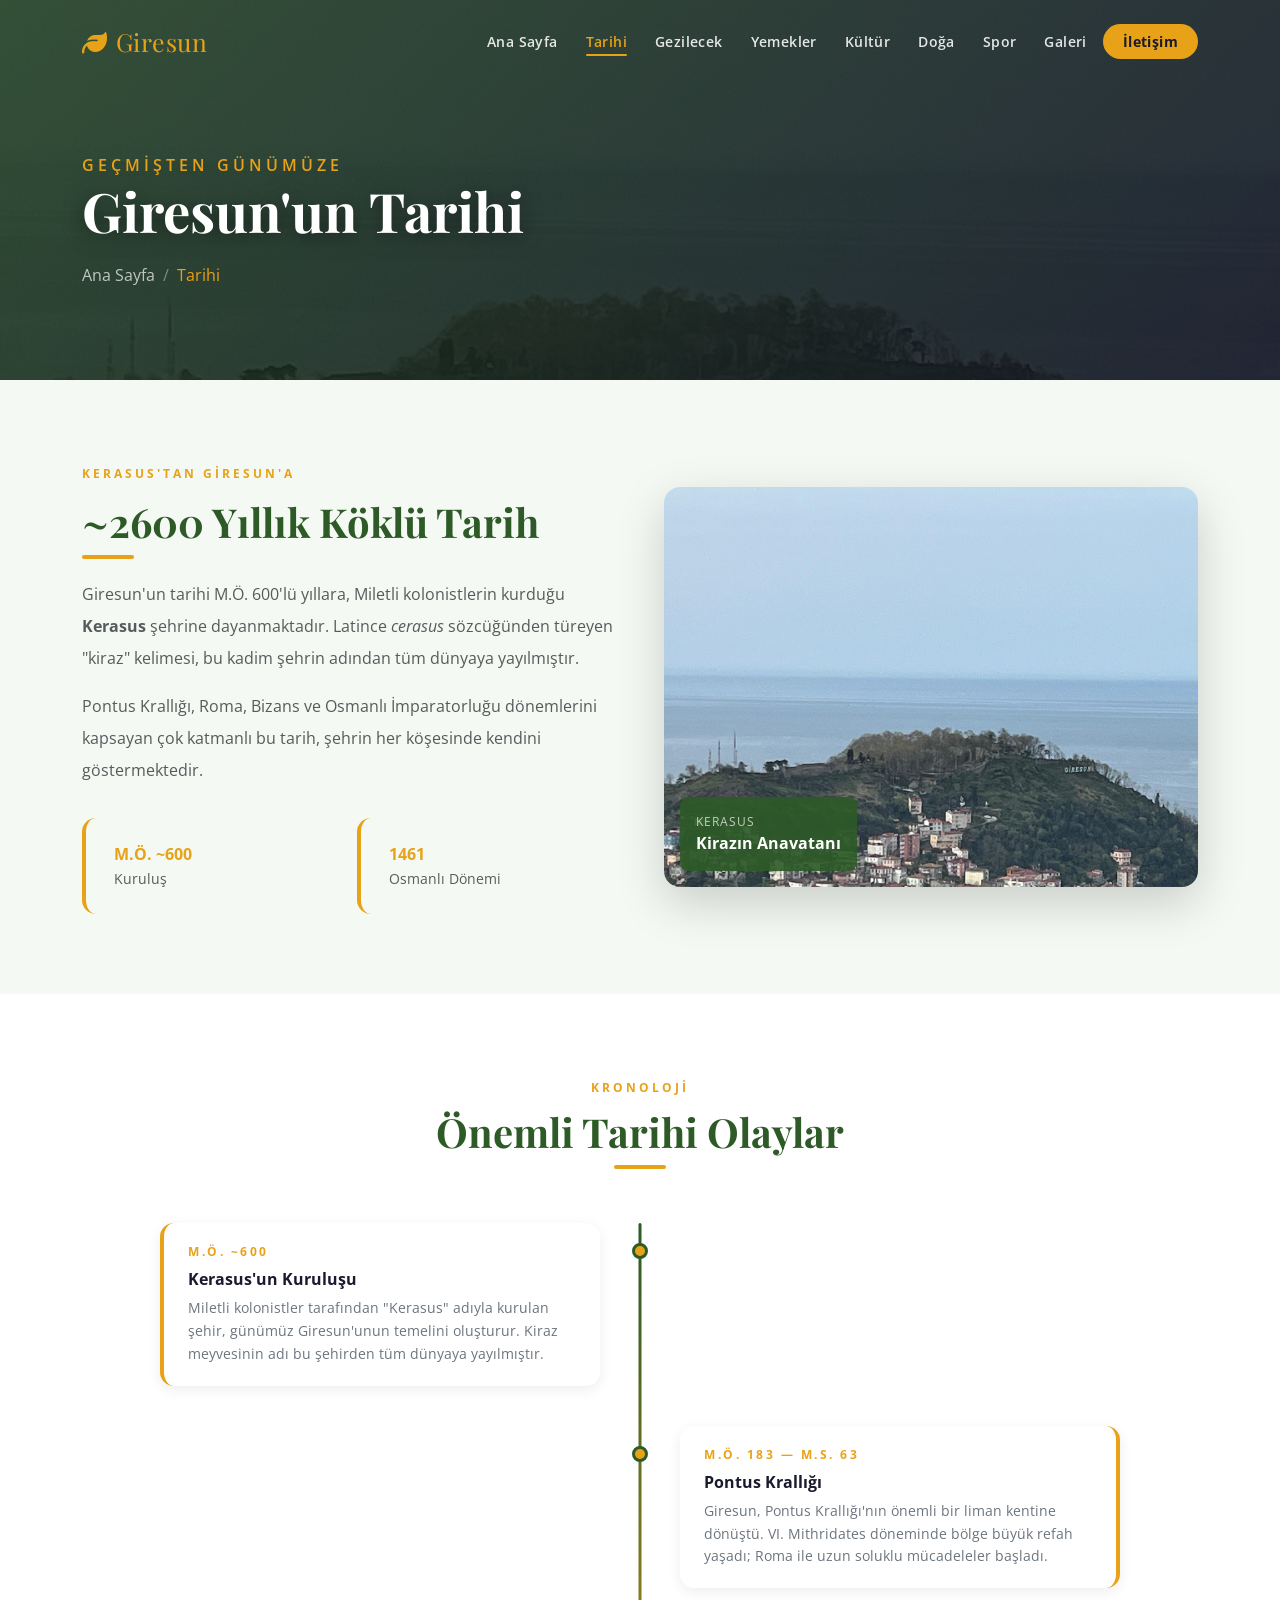
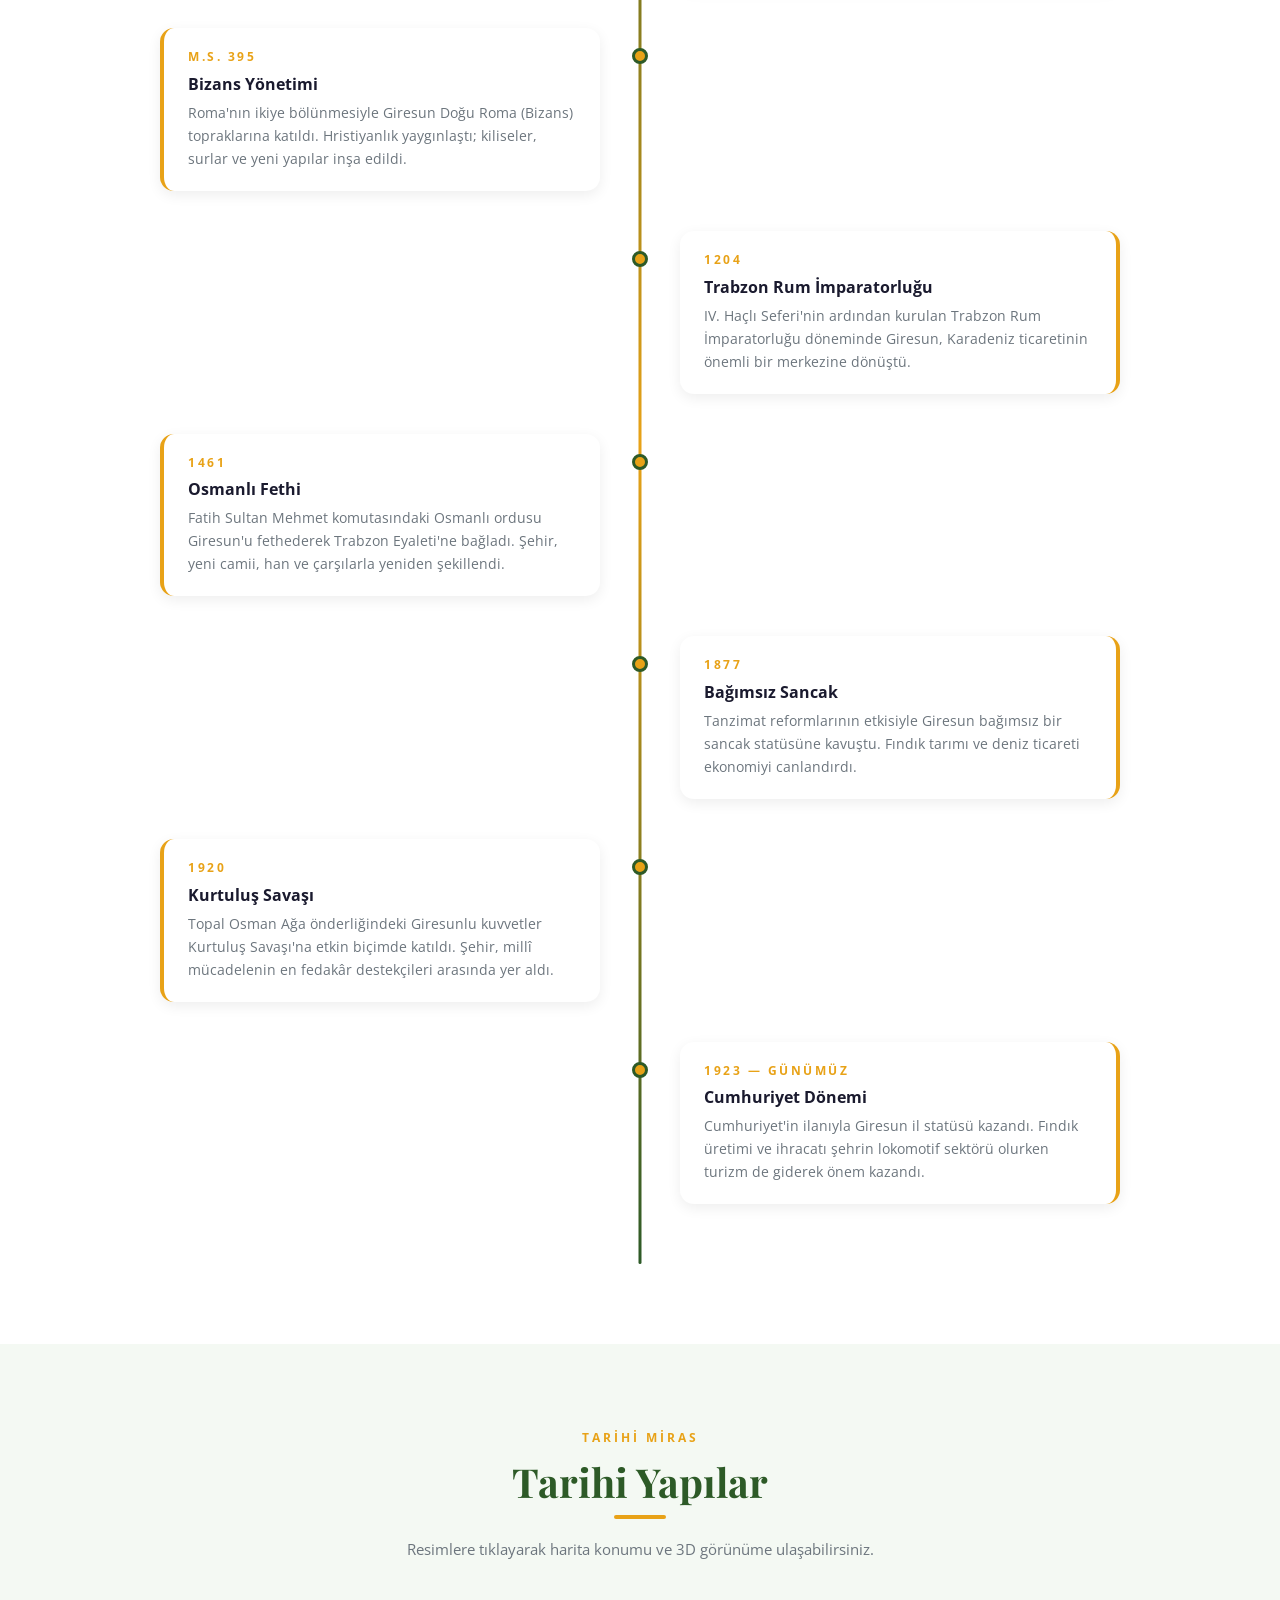
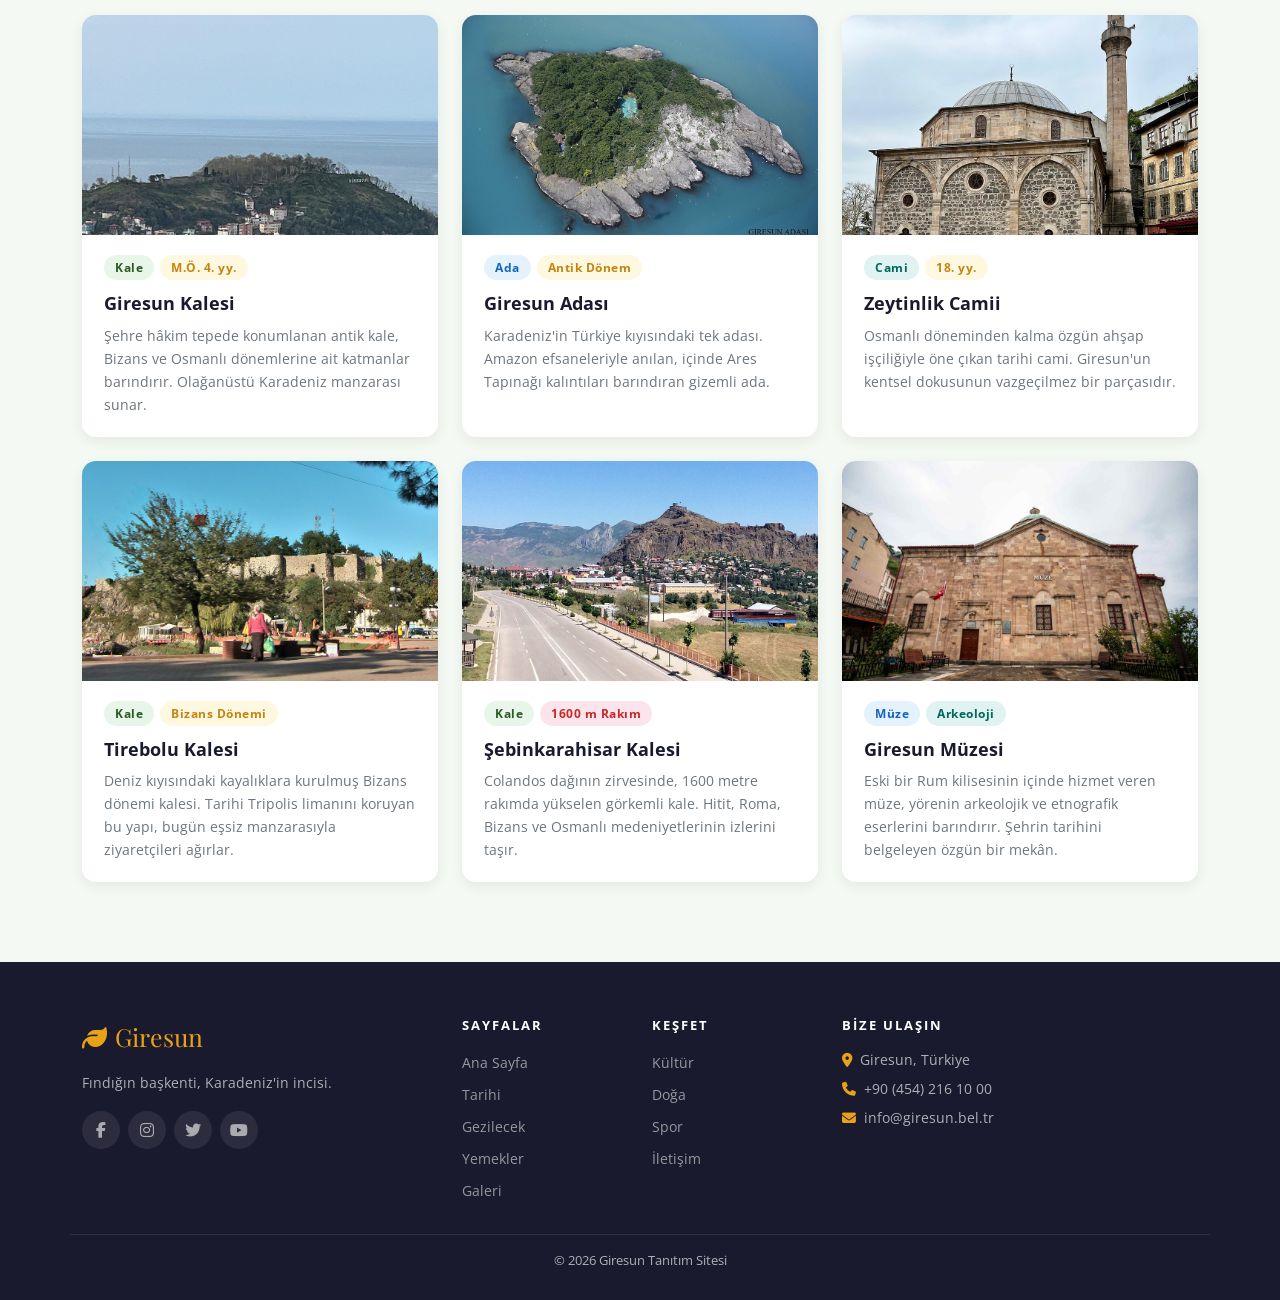
<file: giresun tanıtım sitesi/tarih.html>
<!DOCTYPE html>
<html lang="tr">
<head>
  <meta charset="UTF-8"><meta name="viewport" content="width=device-width, initial-scale=1.0">
  <title>Tarihi | Giresun</title>
  <link href="https://cdn.jsdelivr.net/npm/bootstrap@5.3.2/dist/css/bootstrap.min.css" rel="stylesheet">
  <link rel="stylesheet" href="https://cdnjs.cloudflare.com/ajax/libs/font-awesome/6.5.0/css/all.min.css">
  <link href="https://fonts.googleapis.com/css2?family=Playfair+Display:wght@400;700&family=Open+Sans:wght@300;400;600&display=swap" rel="stylesheet">
  <link rel="stylesheet" href="https://unpkg.com/aos@2.3.4/dist/aos.css">
  <link rel="stylesheet" href="css/style.css">
</head>
<body>

<nav class="navbar navbar-expand-lg fixed-top" id="mainNav">
  <div class="container">
    <a class="navbar-brand" href="index.html"><i class="fas fa-leaf me-2"></i>Giresun</a>
    <button class="navbar-toggler" type="button" data-bs-toggle="collapse" data-bs-target="#navMenu"><span class="navbar-toggler-icon"></span></button>
    <div class="collapse navbar-collapse" id="navMenu">
      <ul class="navbar-nav ms-auto align-items-lg-center gap-1">
        <li class="nav-item"><a class="nav-link" href="index.html">Ana Sayfa</a></li>
        <li class="nav-item"><a class="nav-link" href="tarih.html">Tarihi</a></li>
        <li class="nav-item"><a class="nav-link" href="gezilecek.html">Gezilecek</a></li>
        <li class="nav-item"><a class="nav-link" href="yemekler.html">Yemekler</a></li>
        <li class="nav-item"><a class="nav-link" href="kultur.html">Kültür</a></li>
        <li class="nav-item"><a class="nav-link" href="doga.html">Doğa</a></li>
        <li class="nav-item"><a class="nav-link" href="spor.html">Spor</a></li>
        <li class="nav-item"><a class="nav-link" href="galeri.html">Galeri</a></li>
        <li class="nav-item"><a class="nav-link btn-nav" href="iletisim.html">İletişim</a></li>
      </ul>
    </div>
  </div>
</nav>

<!-- HERO -->
<div class="page-hero">
  <div class="page-hero-bg" style="background-image:url('imgs/1280px-Castle_of_Giresun.jpg')"></div>
  <div class="page-hero-overlay"></div>
  <div class="container">
    <div class="page-hero-content">
      <div class="page-hero-subtitle">Geçmişten Günümüze</div>
      <h1 class="page-hero-title">Giresun'un Tarihi</h1>
      <nav aria-label="breadcrumb" class="breadcrumb-wrap">
        <ol class="breadcrumb mb-0">
          <li class="breadcrumb-item"><a href="index.html">Ana Sayfa</a></li>
          <li class="breadcrumb-item active">Tarihi</li>
        </ol>
      </nav>
    </div>
  </div>
</div>

<!-- GİRİŞ -->
<section class="bg-light-green">
  <div class="container">
    <div class="row align-items-center g-5">
      <div class="col-lg-6" data-aos="fade-right">
        <span class="section-eyebrow">Kerasus'tan Giresun'a</span>
        <h2 class="section-title mt-1">~2600 Yıllık Köklü Tarih</h2>
        <div class="section-divider left"></div>
        <p class="text-muted lh-lg">Giresun'un tarihi M.Ö. 600'lü yıllara, Miletli kolonistlerin kurduğu <strong>Kerasus</strong> şehrine dayanmaktadır. Latince <em>cerasus</em> sözcüğünden türeyen "kiraz" kelimesi, bu kadim şehrin adından tüm dünyaya yayılmıştır.</p>
        <p class="text-muted lh-lg">Pontus Krallığı, Roma, Bizans ve Osmanlı İmparatorluğu dönemlerini kapsayan çok katmanlı bu tarih, şehrin her köşesinde kendini göstermektedir.</p>
        <div class="row g-3 mt-2">
          <div class="col-6"><div class="info-box"><strong style="color:var(--accent)">M.Ö. ~600</strong><br><small class="text-muted">Kuruluş</small></div></div>
          <div class="col-6"><div class="info-box"><strong style="color:var(--accent)">1461</strong><br><small class="text-muted">Osmanlı Dönemi</small></div></div>
        </div>
      </div>
      <div class="col-lg-6" data-aos="fade-left">
        <div style="position:relative">
          <img src="imgs/1280px-Castle_of_Giresun.jpg" alt="Giresun Tarihi" class="w-100 rounded-4 shadow-lg" style="cursor:pointer" data-modal-type="image" data-img-src="imgs/1280px-Castle_of_Giresun.jpg" data-img-title="Giresun Tarihi Dokusu" onclick="openModal(this)" loading="lazy">
          <div class="position-absolute bottom-0 start-0 m-3 p-3 rounded-3" style="background:rgba(45,90,39,.9);color:#fff;max-width:200px">
            <div style="font-size:.75rem;opacity:.7;letter-spacing:1px">KERASUS</div>
            <div class="fw-bold">Kirazın Anavatanı</div>
          </div>
        </div>
      </div>
    </div>
  </div>
</section>

<!-- KRONOLOJIK TİMELİNE -->
<section style="background:#fff;">
  <div class="container">
    <div class="section-header" data-aos="fade-up">
      <span class="section-eyebrow">Kronoloji</span>
      <h2 class="section-title">Önemli Tarihi Olaylar</h2>
      <div class="section-divider"></div>
    </div>
    <div class="timeline">
      <div class="tl-item" data-aos="fade-right">
        <div class="tl-box">
          <div class="tl-year">M.Ö. ~600</div>
          <div class="tl-title">Kerasus'un Kuruluşu</div>
          <p class="tl-desc">Miletli kolonistler tarafından "Kerasus" adıyla kurulan şehir, günümüz Giresun'unun temelini oluşturur. Kiraz meyvesinin adı bu şehirden tüm dünyaya yayılmıştır.</p>
        </div>
      </div>
      <div class="tl-item" data-aos="fade-left">
        <div class="tl-box">
          <div class="tl-year">M.Ö. 183 — M.S. 63</div>
          <div class="tl-title">Pontus Krallığı</div>
          <p class="tl-desc">Giresun, Pontus Krallığı'nın önemli bir liman kentine dönüştü. VI. Mithridates döneminde bölge büyük refah yaşadı; Roma ile uzun soluklu mücadeleler başladı.</p>
        </div>
      </div>
      <div class="tl-item" data-aos="fade-right">
        <div class="tl-box">
          <div class="tl-year">M.S. 395</div>
          <div class="tl-title">Bizans Yönetimi</div>
          <p class="tl-desc">Roma'nın ikiye bölünmesiyle Giresun Doğu Roma (Bizans) topraklarına katıldı. Hristiyanlık yaygınlaştı; kiliseler, surlar ve yeni yapılar inşa edildi.</p>
        </div>
      </div>
      <div class="tl-item" data-aos="fade-left">
        <div class="tl-box">
          <div class="tl-year">1204</div>
          <div class="tl-title">Trabzon Rum İmparatorluğu</div>
          <p class="tl-desc">IV. Haçlı Seferi'nin ardından kurulan Trabzon Rum İmparatorluğu döneminde Giresun, Karadeniz ticaretinin önemli bir merkezine dönüştü.</p>
        </div>
      </div>
      <div class="tl-item" data-aos="fade-right">
        <div class="tl-box">
          <div class="tl-year">1461</div>
          <div class="tl-title">Osmanlı Fethi</div>
          <p class="tl-desc">Fatih Sultan Mehmet komutasındaki Osmanlı ordusu Giresun'u fethederek Trabzon Eyaleti'ne bağladı. Şehir, yeni camii, han ve çarşılarla yeniden şekillendi.</p>
        </div>
      </div>
      <div class="tl-item" data-aos="fade-left">
        <div class="tl-box">
          <div class="tl-year">1877</div>
          <div class="tl-title">Bağımsız Sancak</div>
          <p class="tl-desc">Tanzimat reformlarının etkisiyle Giresun bağımsız bir sancak statüsüne kavuştu. Fındık tarımı ve deniz ticareti ekonomiyi canlandırdı.</p>
        </div>
      </div>
      <div class="tl-item" data-aos="fade-right">
        <div class="tl-box">
          <div class="tl-year">1920</div>
          <div class="tl-title">Kurtuluş Savaşı</div>
          <p class="tl-desc">Topal Osman Ağa önderliğindeki Giresunlu kuvvetler Kurtuluş Savaşı'na etkin biçimde katıldı. Şehir, millî mücadelenin en fedakâr destekçileri arasında yer aldı.</p>
        </div>
      </div>
      <div class="tl-item" data-aos="fade-left">
        <div class="tl-box">
          <div class="tl-year">1923 — Günümüz</div>
          <div class="tl-title">Cumhuriyet Dönemi</div>
          <p class="tl-desc">Cumhuriyet'in ilanıyla Giresun il statüsü kazandı. Fındık üretimi ve ihracatı şehrin lokomotif sektörü olurken turizm de giderek önem kazandı.</p>
        </div>
      </div>
    </div>
  </div>
</section>

<!-- TARİHİ YAPILAR -->
<section class="bg-light-green">
  <div class="container">
    <div class="section-header" data-aos="fade-up">
      <span class="section-eyebrow">Tarihi Miras</span>
      <h2 class="section-title">Tarihi Yapılar</h2>
      <div class="section-divider"></div>
      <p class="section-desc">Resimlere tıklayarak harita konumu ve 3D görünüme ulaşabilirsiniz.</p>
    </div>
    <div class="row g-4">
      <div class="col-lg-4 col-md-6" data-aos="fade-up" data-aos-delay="0">
        <div class="g-card">
          <div class="g-card-img">
            <img src="imgs/960px-Castle_of_Giresun.jpg" alt="Giresun Kalesi" data-modal-type="historical" data-modal-key="giresun-kalesi" onclick="openModal(this)" loading="lazy">
            <div class="card-overlay"><span class="card-overlay-btn" onclick="openModal(this.closest('.g-card-img').querySelector('img'))"><i class="fas fa-map-marked-alt me-1"></i>Haritada Gör</span></div>
          </div>
          <div class="g-card-body">
            <div class="g-card-badges"><span class="badge-cat badge-green">Kale</span><span class="badge-cat badge-gold">M.Ö. 4. yy.</span></div>
            <div class="g-card-title">Giresun Kalesi</div>
            <p class="g-card-text">Şehre hâkim tepede konumlanan antik kale, Bizans ve Osmanlı dönemlerine ait katmanlar barındırır. Olağanüstü Karadeniz manzarası sunar.</p>
          </div>
        </div>
      </div>
      <div class="col-lg-4 col-md-6" data-aos="fade-up" data-aos-delay="100">
        <div class="g-card">
          <div class="g-card-img">
            <img src="imgs/960px-Giresun_Ada.jpg" alt="Giresun Adası" data-modal-type="historical" data-modal-key="giresun-adasi" onclick="openModal(this)" loading="lazy">
            <div class="card-overlay"><span class="card-overlay-btn" onclick="openModal(this.closest('.g-card-img').querySelector('img'))"><i class="fas fa-map-marked-alt me-1"></i>Haritada Gör</span></div>
          </div>
          <div class="g-card-body">
            <div class="g-card-badges"><span class="badge-cat badge-blue">Ada</span><span class="badge-cat badge-gold">Antik Dönem</span></div>
            <div class="g-card-title">Giresun Adası</div>
            <p class="g-card-text">Karadeniz'in Türkiye kıyısındaki tek adası. Amazon efsaneleriyle anılan, içinde Ares Tapınağı kalıntıları barındıran gizemli ada.</p>
          </div>
        </div>
      </div>
      <div class="col-lg-4 col-md-6" data-aos="fade-up" data-aos-delay="200">
        <div class="g-card">
          <div class="g-card-img">
            <img src="imgs/960px-Kapu_Mosque.jpg" alt="Zeytinlik Camii" data-modal-type="historical" data-modal-key="zeytinlik-camii" onclick="openModal(this)" loading="lazy">
            <div class="card-overlay"><span class="card-overlay-btn" onclick="openModal(this.closest('.g-card-img').querySelector('img'))"><i class="fas fa-map-marked-alt me-1"></i>Haritada Gör</span></div>
          </div>
          <div class="g-card-body">
            <div class="g-card-badges"><span class="badge-cat badge-teal">Cami</span><span class="badge-cat badge-gold">18. yy.</span></div>
            <div class="g-card-title">Zeytinlik Camii</div>
            <p class="g-card-text">Osmanlı döneminden kalma özgün ahşap işçiliğiyle öne çıkan tarihi cami. Giresun'un kentsel dokusunun vazgeçilmez bir parçasıdır.</p>
          </div>
        </div>
      </div>
      <div class="col-lg-4 col-md-6" data-aos="fade-up" data-aos-delay="0">
        <div class="g-card">
          <div class="g-card-img">
            <img src="imgs/960px-Tirebolu.JPG" alt="Tirebolu Kalesi" data-modal-type="historical" data-modal-key="tirebolu-kalesi" onclick="openModal(this)" loading="lazy">
            <div class="card-overlay"><span class="card-overlay-btn" onclick="openModal(this.closest('.g-card-img').querySelector('img'))"><i class="fas fa-map-marked-alt me-1"></i>Haritada Gör</span></div>
          </div>
          <div class="g-card-body">
            <div class="g-card-badges"><span class="badge-cat badge-green">Kale</span><span class="badge-cat badge-gold">Bizans Dönemi</span></div>
            <div class="g-card-title">Tirebolu Kalesi</div>
            <p class="g-card-text">Deniz kıyısındaki kayalıklara kurulmuş Bizans dönemi kalesi. Tarihi Tripolis limanını koruyan bu yapı, bugün eşsiz manzarasıyla ziyaretçileri ağırlar.</p>
          </div>
        </div>
      </div>
      <div class="col-lg-4 col-md-6" data-aos="fade-up" data-aos-delay="100">
        <div class="g-card">
          <div class="g-card-img">
            <img src="imgs/sebinkarahisar_castle.jpg" alt="Şebinkarahisar Kalesi" data-modal-type="historical" data-modal-key="sebinkarahisar-kalesi" onclick="openModal(this)" loading="lazy">
            <div class="card-overlay"><span class="card-overlay-btn" onclick="openModal(this.closest('.g-card-img').querySelector('img'))"><i class="fas fa-map-marked-alt me-1"></i>Haritada Gör</span></div>
          </div>
          <div class="g-card-body">
            <div class="g-card-badges"><span class="badge-cat badge-green">Kale</span><span class="badge-cat badge-red">1600 m Rakım</span></div>
            <div class="g-card-title">Şebinkarahisar Kalesi</div>
            <p class="g-card-text">Colandos dağının zirvesinde, 1600 metre rakımda yükselen görkemli kale. Hitit, Roma, Bizans ve Osmanlı medeniyetlerinin izlerini taşır.</p>
          </div>
        </div>
      </div>
      <div class="col-lg-4 col-md-6" data-aos="fade-up" data-aos-delay="200">
        <div class="g-card">
          <div class="g-card-img">
            <img src="imgs/giresunmüze.jpg" alt="Giresun Müzesi" data-modal-type="historical" data-modal-key="giresun-muzesi" onclick="openModal(this)" loading="lazy">
            <div class="card-overlay"><span class="card-overlay-btn" onclick="openModal(this.closest('.g-card-img').querySelector('img'))"><i class="fas fa-map-marked-alt me-1"></i>Haritada Gör</span></div>
          </div>
          <div class="g-card-body">
            <div class="g-card-badges"><span class="badge-cat badge-blue">Müze</span><span class="badge-cat badge-teal">Arkeoloji</span></div>
            <div class="g-card-title">Giresun Müzesi</div>
            <p class="g-card-text">Eski bir Rum kilisesinin içinde hizmet veren müze, yörenin arkeolojik ve etnografik eserlerini barındırır. Şehrin tarihini belgeleyen özgün bir mekân.</p>
          </div>
        </div>
      </div>
    </div>
  </div>
</section>

<!-- FOOTER -->
<footer>
  <div class="container">
    <div class="row g-4 pb-4 mb-2" style="border-bottom:1px solid rgba(255,255,255,.1)">
      <div class="col-lg-4 col-md-6"><div class="footer-brand mb-3"><i class="fas fa-leaf me-2"></i>Giresun</div><p class="footer-text">Fındığın başkenti, Karadeniz'in incisi.</p><div class="social-icons mt-3"><a href="#"><i class="fab fa-facebook-f"></i></a><a href="#"><i class="fab fa-instagram"></i></a><a href="#"><i class="fab fa-twitter"></i></a><a href="#"><i class="fab fa-youtube"></i></a></div></div>
      <div class="col-lg-2 col-md-3 col-6"><h6 class="footer-heading">Sayfalar</h6><ul class="footer-links"><li><a href="index.html">Ana Sayfa</a></li><li><a href="tarih.html">Tarihi</a></li><li><a href="gezilecek.html">Gezilecek</a></li><li><a href="yemekler.html">Yemekler</a></li><li><a href="galeri.html">Galeri</a></li></ul></div>
      <div class="col-lg-2 col-md-3 col-6"><h6 class="footer-heading">Keşfet</h6><ul class="footer-links"><li><a href="kultur.html">Kültür</a></li><li><a href="doga.html">Doğa</a></li><li><a href="spor.html">Spor</a></li><li><a href="iletisim.html">İletişim</a></li></ul></div>
      <div class="col-lg-4 col-md-6"><h6 class="footer-heading">Bize Ulaşın</h6><div class="footer-contact"><p><i class="fas fa-map-marker-alt me-2 text-accent"></i>Giresun, Türkiye</p><p><i class="fas fa-phone me-2 text-accent"></i>+90 (454) 216 10 00</p><p><i class="fas fa-envelope me-2 text-accent"></i>info@giresun.bel.tr</p></div></div>
    </div>
    <div class="text-center py-2"><p class="footer-copy mb-0">© 2026 Giresun Tanıtım Sitesi</p></div>
  </div>
</footer>

<div id="preloader"><div class="preloader-icon"><i class="fas fa-leaf"></i></div></div>
<div id="fsModal" role="dialog" aria-modal="true"><button class="fs-close" onclick="closeModal()"><i class="fas fa-times"></i></button><div id="fsContent"></div></div>
<div class="toast-container position-fixed bottom-0 end-0 p-3" style="z-index:9998"><div id="mainToast" class="toast align-items-center text-bg-success border-0"><div class="d-flex"><div class="toast-body" id="toastMsg">İşlem başarılı!</div><button type="button" class="btn-close btn-close-white me-2 m-auto" data-bs-dismiss="toast"></button></div></div></div>
<button id="scrollTop" title="Yukarı çık"><i class="fas fa-chevron-up"></i></button>

<script src="https://cdn.jsdelivr.net/npm/bootstrap@5.3.2/dist/js/bootstrap.bundle.min.js"></script>
<script src="https://unpkg.com/aos@2.3.4/dist/aos.js"></script>
<script src="js/main.js"></script>
</body>
</html>
</file>
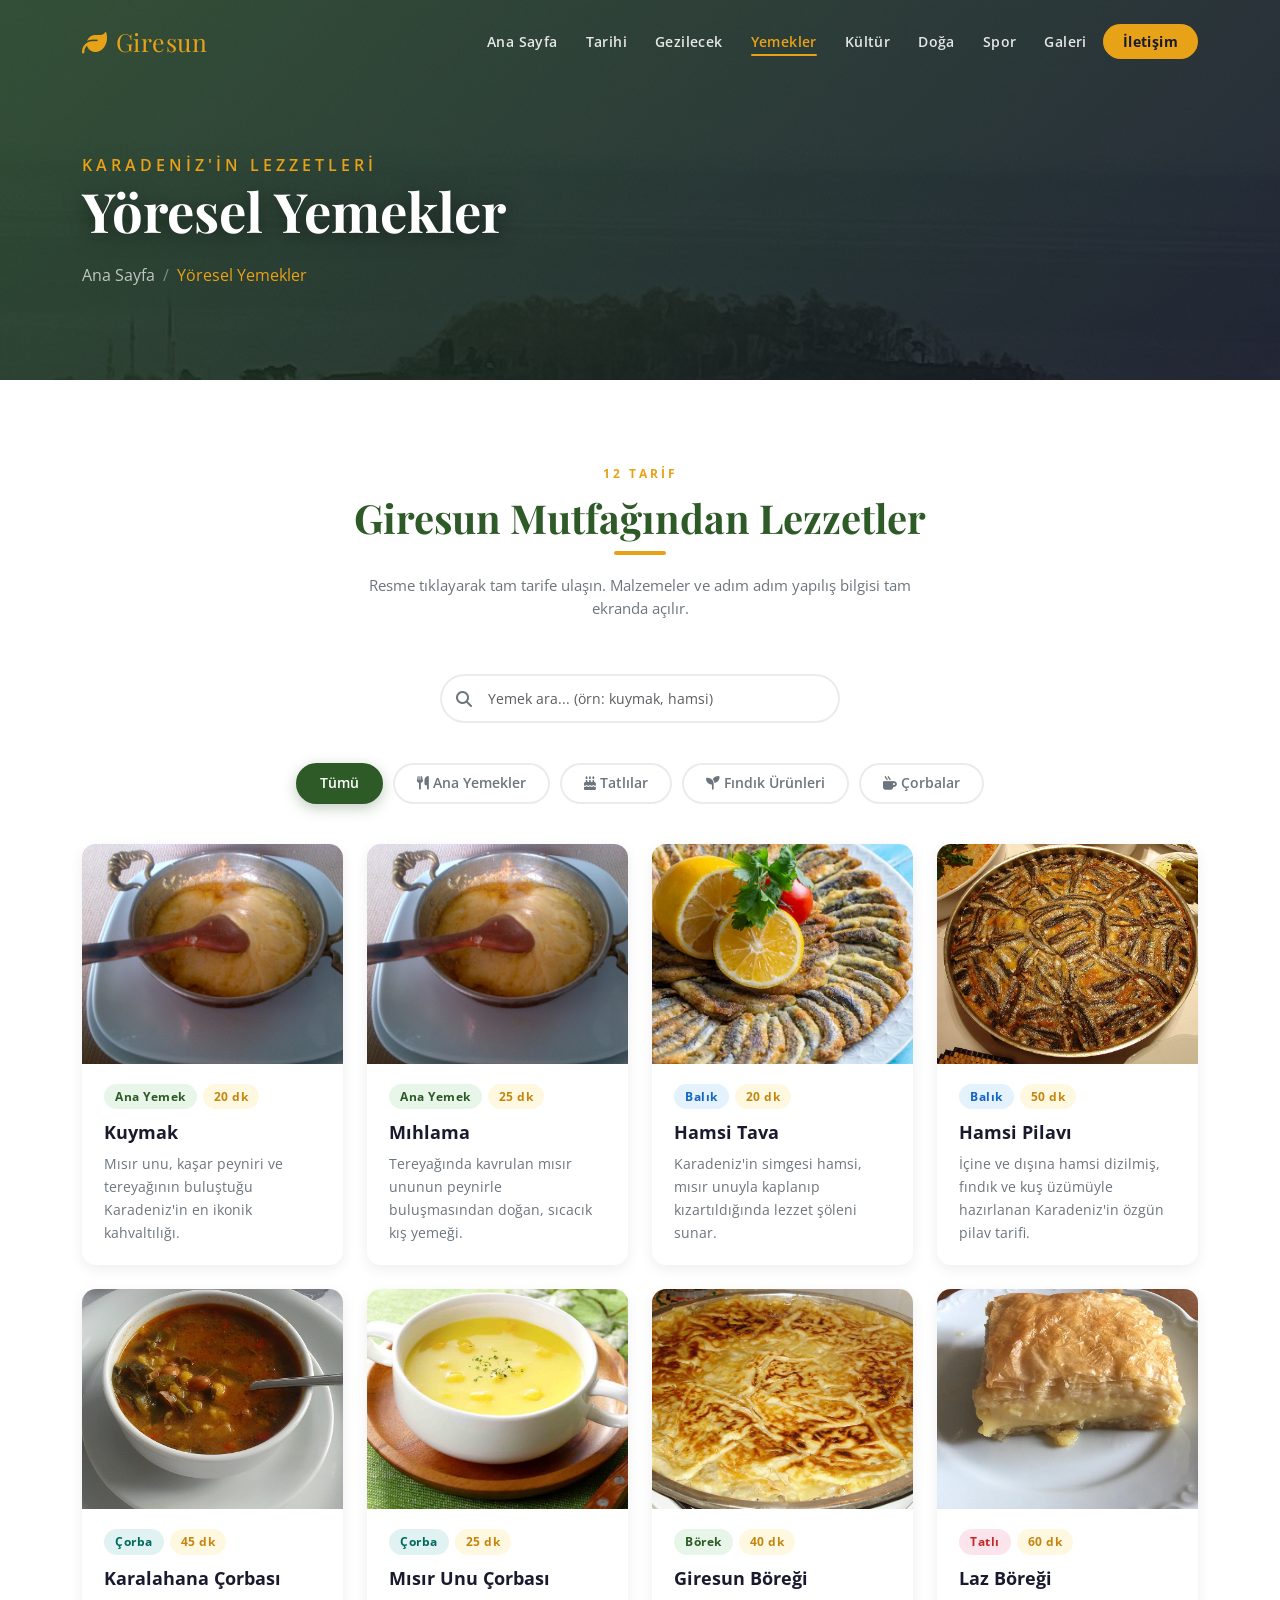
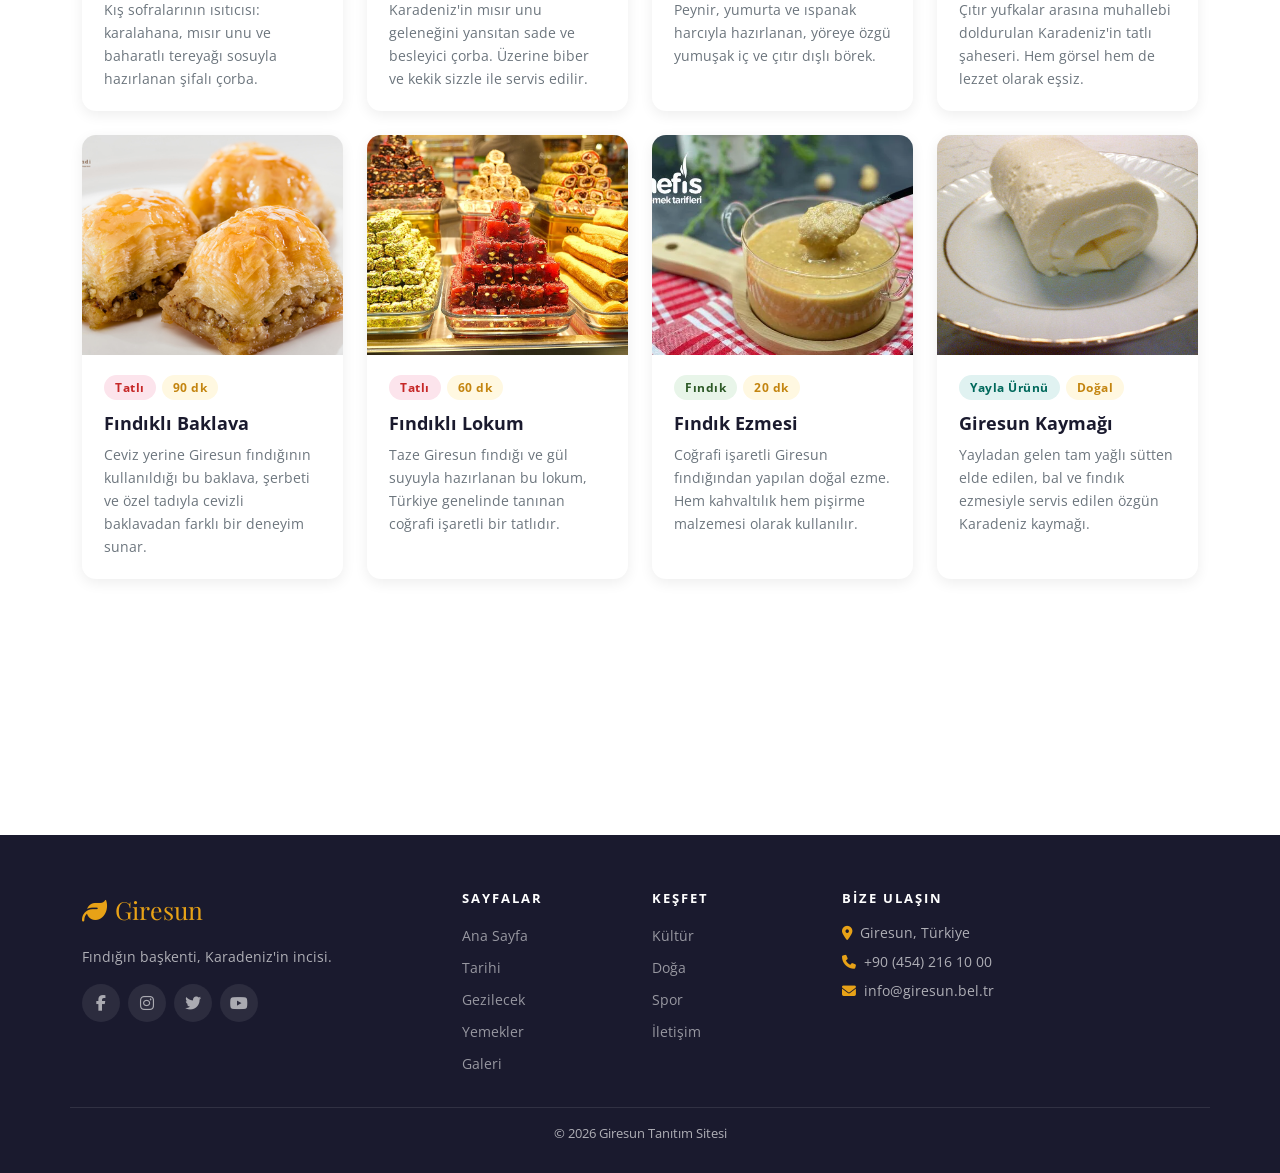
<file: giresun tanıtım sitesi/yemekler.html>
<!DOCTYPE html>
<html lang="tr">
<head>
  <meta charset="UTF-8"><meta name="viewport" content="width=device-width, initial-scale=1.0">
  <title>Yöresel Yemekler | Giresun</title>
  <link href="https://cdn.jsdelivr.net/npm/bootstrap@5.3.2/dist/css/bootstrap.min.css" rel="stylesheet">
  <link rel="stylesheet" href="https://cdnjs.cloudflare.com/ajax/libs/font-awesome/6.5.0/css/all.min.css">
  <link href="https://fonts.googleapis.com/css2?family=Playfair+Display:wght@400;700&family=Open+Sans:wght@300;400;600&display=swap" rel="stylesheet">
  <link rel="stylesheet" href="https://unpkg.com/aos@2.3.4/dist/aos.css">
  <link rel="stylesheet" href="css/style.css">
</head>
<body>

<nav class="navbar navbar-expand-lg fixed-top" id="mainNav">
  <div class="container">
    <a class="navbar-brand" href="index.html"><i class="fas fa-leaf me-2"></i>Giresun</a>
    <button class="navbar-toggler" type="button" data-bs-toggle="collapse" data-bs-target="#navMenu"><span class="navbar-toggler-icon"></span></button>
    <div class="collapse navbar-collapse" id="navMenu">
      <ul class="navbar-nav ms-auto align-items-lg-center gap-1">
        <li class="nav-item"><a class="nav-link" href="index.html">Ana Sayfa</a></li>
        <li class="nav-item"><a class="nav-link" href="tarih.html">Tarihi</a></li>
        <li class="nav-item"><a class="nav-link" href="gezilecek.html">Gezilecek</a></li>
        <li class="nav-item"><a class="nav-link" href="yemekler.html">Yemekler</a></li>
        <li class="nav-item"><a class="nav-link" href="kultur.html">Kültür</a></li>
        <li class="nav-item"><a class="nav-link" href="doga.html">Doğa</a></li>
        <li class="nav-item"><a class="nav-link" href="spor.html">Spor</a></li>
        <li class="nav-item"><a class="nav-link" href="galeri.html">Galeri</a></li>
        <li class="nav-item"><a class="nav-link btn-nav" href="iletisim.html">İletişim</a></li>
      </ul>
    </div>
  </div>
</nav>

<div class="page-hero">
  <div class="page-hero-bg" style="background-image:url('imgs/1280px-Castle_of_Giresun.jpg')"></div>
  <div class="page-hero-overlay"></div>
  <div class="container">
    <div class="page-hero-content">
      <div class="page-hero-subtitle">Karadeniz'in Lezzetleri</div>
      <h1 class="page-hero-title">Yöresel Yemekler</h1>
      <nav aria-label="breadcrumb" class="breadcrumb-wrap">
        <ol class="breadcrumb mb-0">
          <li class="breadcrumb-item"><a href="index.html">Ana Sayfa</a></li>
          <li class="breadcrumb-item active">Yöresel Yemekler</li>
        </ol>
      </nav>
    </div>
  </div>
</div>

<section style="background:#fff;">
  <div class="container">
    <div class="section-header" data-aos="fade-up">
      <span class="section-eyebrow">12 Tarif</span>
      <h2 class="section-title">Giresun Mutfağından Lezzetler</h2>
      <div class="section-divider"></div>
      <p class="section-desc">Resme tıklayarak tam tarife ulaşın. Malzemeler ve adım adım yapılış bilgisi tam ekranda açılır.</p>
    </div>

    <!-- ARAMA -->
    <div class="search-wrap" data-aos="fade-up">
      <i class="fas fa-search search-icon"></i>
      <input type="text" id="foodSearch" class="form-control" placeholder="Yemek ara... (örn: kuymak, hamsi)">
    </div>

    <!-- FİLTRE -->
    <div class="filter-bar" data-aos="fade-up">
      <button class="filter-btn active" data-filter="all">Tümü</button>
      <button class="filter-btn" data-filter="ana-yemek"><i class="fas fa-utensils me-1"></i>Ana Yemekler</button>
      <button class="filter-btn" data-filter="tatli"><i class="fas fa-birthday-cake me-1"></i>Tatlılar</button>
      <button class="filter-btn" data-filter="findik"><i class="fas fa-seedling me-1"></i>Fındık Ürünleri</button>
      <button class="filter-btn" data-filter="corba"><i class="fas fa-mug-hot me-1"></i>Çorbalar</button>
    </div>
    <p id="no-results" class="filter-result"><i class="fas fa-search me-2"></i>Arama sonucu bulunamadı.</p>

    <div class="row g-4">
      <!-- Kuymak -->
      <div class="col-lg-3 col-md-4 col-sm-6" data-cat="ana-yemek" data-food-name="Kuymak" data-tags="misir unu peynir tereyag karadeniz" data-aos="fade-up" data-aos-delay="0">
        <div class="g-card">
          <div class="g-card-img">
            <img src="imgs/Muhlama.jpg" alt="Kuymak" data-modal-type="food" data-modal-key="kuymak" onclick="openModal(this)" loading="lazy">
            <div class="card-overlay"><span class="card-overlay-btn" onclick="openModal(this.closest('.g-card-img').querySelector('img'))"><i class="fas fa-book-open me-1"></i>Tarifi Gör</span></div>
          </div>
          <div class="g-card-body">
            <div class="g-card-badges"><span class="badge-cat badge-green">Ana Yemek</span><span class="badge-cat badge-gold">20 dk</span></div>
            <div class="g-card-title">Kuymak</div>
            <p class="g-card-text">Mısır unu, kaşar peyniri ve tereyağının buluştuğu Karadeniz'in en ikonik kahvaltılığı.</p>
          </div>
        </div>
      </div>

      <!-- Mıhlama -->
      <div class="col-lg-3 col-md-4 col-sm-6" data-cat="ana-yemek" data-food-name="Mıhlama" data-tags="misir unu peynir tereyag kis" data-aos="fade-up" data-aos-delay="60">
        <div class="g-card">
          <div class="g-card-img">
            <img src="imgs/Muhlama.jpg" alt="Mıhlama" data-modal-type="food" data-modal-key="mihlama" onclick="openModal(this)" loading="lazy">
            <div class="card-overlay"><span class="card-overlay-btn" onclick="openModal(this.closest('.g-card-img').querySelector('img'))"><i class="fas fa-book-open me-1"></i>Tarifi Gör</span></div>
          </div>
          <div class="g-card-body">
            <div class="g-card-badges"><span class="badge-cat badge-green">Ana Yemek</span><span class="badge-cat badge-gold">25 dk</span></div>
            <div class="g-card-title">Mıhlama</div>
            <p class="g-card-text">Tereyağında kavrulan mısır ununun peynirle buluşmasından doğan, sıcacık kış yemeği.</p>
          </div>
        </div>
      </div>

      <!-- Hamsi Tava -->
      <div class="col-lg-3 col-md-4 col-sm-6" data-cat="ana-yemek" data-food-name="Hamsi Tava" data-tags="hamsi balik kizartma karadeniz" data-aos="fade-up" data-aos-delay="120">
        <div class="g-card">
          <div class="g-card-img">
            <img src="imgs/hamsitava.webp" alt="Hamsi Tava" data-modal-type="food" data-modal-key="hamsi-tava" onclick="openModal(this)" loading="lazy">
            <div class="card-overlay"><span class="card-overlay-btn" onclick="openModal(this.closest('.g-card-img').querySelector('img'))"><i class="fas fa-book-open me-1"></i>Tarifi Gör</span></div>
          </div>
          <div class="g-card-body">
            <div class="g-card-badges"><span class="badge-cat badge-blue">Balık</span><span class="badge-cat badge-gold">20 dk</span></div>
            <div class="g-card-title">Hamsi Tava</div>
            <p class="g-card-text">Karadeniz'in simgesi hamsi, mısır unuyla kaplanıp kızartıldığında lezzet şöleni sunar.</p>
          </div>
        </div>
      </div>

      <!-- Hamsi Pilavı -->
      <div class="col-lg-3 col-md-4 col-sm-6" data-cat="ana-yemek" data-food-name="Hamsi Pilavı" data-tags="hamsi pilav pirinc findik kuru uzum" data-aos="fade-up" data-aos-delay="180">
        <div class="g-card">
          <div class="g-card-img">
            <img src="imgs/960px-Hamsili_pilav_-_Flickr_-_gulinvardar.jpg" alt="Hamsi Pilavı" data-modal-type="food" data-modal-key="hamsi-pilavi" onclick="openModal(this)" loading="lazy">
            <div class="card-overlay"><span class="card-overlay-btn" onclick="openModal(this.closest('.g-card-img').querySelector('img'))"><i class="fas fa-book-open me-1"></i>Tarifi Gör</span></div>
          </div>
          <div class="g-card-body">
            <div class="g-card-badges"><span class="badge-cat badge-blue">Balık</span><span class="badge-cat badge-gold">50 dk</span></div>
            <div class="g-card-title">Hamsi Pilavı</div>
            <p class="g-card-text">İçine ve dışına hamsi dizilmiş, fındık ve kuş üzümüyle hazırlanan Karadeniz'in özgün pilav tarifi.</p>
          </div>
        </div>
      </div>

      <!-- Karalahana Çorbası -->
      <div class="col-lg-3 col-md-4 col-sm-6" data-cat="corba" data-food-name="Karalahana Çorbası" data-tags="karalahana lahana corba sebze" data-aos="fade-up" data-aos-delay="0">
        <div class="g-card">
          <div class="g-card-img">
            <img src="imgs/960px-Pancar_soup.jpg" alt="Karalahana Çorbası" data-modal-type="food" data-modal-key="karalahana-corbasi" onclick="openModal(this)" loading="lazy">
            <div class="card-overlay"><span class="card-overlay-btn" onclick="openModal(this.closest('.g-card-img').querySelector('img'))"><i class="fas fa-book-open me-1"></i>Tarifi Gör</span></div>
          </div>
          <div class="g-card-body">
            <div class="g-card-badges"><span class="badge-cat badge-teal">Çorba</span><span class="badge-cat badge-gold">45 dk</span></div>
            <div class="g-card-title">Karalahana Çorbası</div>
            <p class="g-card-text">Kış sofralarının ısıtıcısı: karalahana, mısır unu ve baharatlı tereyağı sosuyla hazırlanan şifalı çorba.</p>
          </div>
        </div>
      </div>

      <!-- Mısır Unu Çorbası -->
      <div class="col-lg-3 col-md-4 col-sm-6" data-cat="corba" data-food-name="Mısır Unu Çorbası" data-tags="misir unu sut corba" data-aos="fade-up" data-aos-delay="60">
        <div class="g-card">
          <div class="g-card-img">
            <img src="imgs/mısırunucorba.jpg" alt="Mısır Unu Çorbası" data-modal-type="food" data-modal-key="misir-unu-corbasi" onclick="openModal(this)" loading="lazy">
            <div class="card-overlay"><span class="card-overlay-btn" onclick="openModal(this.closest('.g-card-img').querySelector('img'))"><i class="fas fa-book-open me-1"></i>Tarifi Gör</span></div>
          </div>
          <div class="g-card-body">
            <div class="g-card-badges"><span class="badge-cat badge-teal">Çorba</span><span class="badge-cat badge-gold">25 dk</span></div>
            <div class="g-card-title">Mısır Unu Çorbası</div>
            <p class="g-card-text">Karadeniz'in mısır unu geleneğini yansıtan sade ve besleyici çorba. Üzerine biber ve kekik sizzle ile servis edilir.</p>
          </div>
        </div>
      </div>

      <!-- Giresun Böreği -->
      <div class="col-lg-3 col-md-4 col-sm-6" data-cat="ana-yemek" data-food-name="Giresun Böreği" data-tags="borek peynir yufka ispanak" data-aos="fade-up" data-aos-delay="120">
        <div class="g-card">
          <div class="g-card-img">
            <img src="imgs/su_boregi.jpg" alt="Giresun Böreği" data-modal-type="food" data-modal-key="giresun-boregi" onclick="openModal(this)" loading="lazy">
            <div class="card-overlay"><span class="card-overlay-btn" onclick="openModal(this.closest('.g-card-img').querySelector('img'))"><i class="fas fa-book-open me-1"></i>Tarifi Gör</span></div>
          </div>
          <div class="g-card-body">
            <div class="g-card-badges"><span class="badge-cat badge-green">Börek</span><span class="badge-cat badge-gold">40 dk</span></div>
            <div class="g-card-title">Giresun Böreği</div>
            <p class="g-card-text">Peynir, yumurta ve ıspanak harcıyla hazırlanan, yöreye özgü yumuşak iç ve çıtır dışlı börek.</p>
          </div>
        </div>
      </div>

      <!-- Laz Böreği -->
      <div class="col-lg-3 col-md-4 col-sm-6" data-cat="tatli" data-food-name="Laz Böreği" data-tags="tatli muhallebi yufka borek citirir" data-aos="fade-up" data-aos-delay="180">
        <div class="g-card">
          <div class="g-card-img">
            <img src="imgs/960px-Lazboregi.jpg" alt="Laz Böreği" data-modal-type="food" data-modal-key="laz-boregi" onclick="openModal(this)" loading="lazy">
            <div class="card-overlay"><span class="card-overlay-btn" onclick="openModal(this.closest('.g-card-img').querySelector('img'))"><i class="fas fa-book-open me-1"></i>Tarifi Gör</span></div>
          </div>
          <div class="g-card-body">
            <div class="g-card-badges"><span class="badge-cat badge-red">Tatlı</span><span class="badge-cat badge-gold">60 dk</span></div>
            <div class="g-card-title">Laz Böreği</div>
            <p class="g-card-text">Çıtır yufkalar arasına muhallebi doldurulan Karadeniz'in tatlı şaheseri. Hem görsel hem de lezzet olarak eşsiz.</p>
          </div>
        </div>
      </div>

      <!-- Fındıklı Baklava -->
      <div class="col-lg-3 col-md-4 col-sm-6" data-cat="tatli,findik" data-food-name="Fındıklı Baklava" data-tags="baklava findik tatli yufka" data-aos="fade-up" data-aos-delay="0">
        <div class="g-card">
          <div class="g-card-img">
            <img src="imgs/fındıklıbaklava.jpg" alt="Fındıklı Baklava" data-modal-type="food" data-modal-key="findikli-baklava" onclick="openModal(this)" loading="lazy">
            <div class="card-overlay"><span class="card-overlay-btn" onclick="openModal(this.closest('.g-card-img').querySelector('img'))"><i class="fas fa-book-open me-1"></i>Tarifi Gör</span></div>
          </div>
          <div class="g-card-body">
            <div class="g-card-badges"><span class="badge-cat badge-red">Tatlı</span><span class="badge-cat badge-gold">90 dk</span></div>
            <div class="g-card-title">Fındıklı Baklava</div>
            <p class="g-card-text">Ceviz yerine Giresun fındığının kullanıldığı bu baklava, şerbeti ve özel tadıyla cevizli baklavadan farklı bir deneyim sunar.</p>
          </div>
        </div>
      </div>

      <!-- Fındıklı Lokum -->
      <div class="col-lg-3 col-md-4 col-sm-6" data-cat="tatli,findik" data-food-name="Fındıklı Lokum" data-tags="lokum findik tatli gul suyu" data-aos="fade-up" data-aos-delay="60">
        <div class="g-card">
          <div class="g-card-img">
            <img src="imgs/960px-Turkish_delight_from_Istanbul.jpg" alt="Fındıklı Lokum" data-modal-type="food" data-modal-key="findikli-lokum" onclick="openModal(this)" loading="lazy">
            <div class="card-overlay"><span class="card-overlay-btn" onclick="openModal(this.closest('.g-card-img').querySelector('img'))"><i class="fas fa-book-open me-1"></i>Tarifi Gör</span></div>
          </div>
          <div class="g-card-body">
            <div class="g-card-badges"><span class="badge-cat badge-red">Tatlı</span><span class="badge-cat badge-gold">60 dk</span></div>
            <div class="g-card-title">Fındıklı Lokum</div>
            <p class="g-card-text">Taze Giresun fındığı ve gül suyuyla hazırlanan bu lokum, Türkiye genelinde tanınan coğrafi işaretli bir tatlıdır.</p>
          </div>
        </div>
      </div>

      <!-- Fındık Ezmesi -->
      <div class="col-lg-3 col-md-4 col-sm-6" data-cat="findik" data-food-name="Fındık Ezmesi" data-tags="findik ezme dogal cografi isaretli" data-aos="fade-up" data-aos-delay="120">
        <div class="g-card">
          <div class="g-card-img">
            <img src="imgs/findik-ezmesi.webp" alt="Fındık Ezmesi" data-modal-type="food" data-modal-key="findik-ezmesi" onclick="openModal(this)" loading="lazy">
            <div class="card-overlay"><span class="card-overlay-btn" onclick="openModal(this.closest('.g-card-img').querySelector('img'))"><i class="fas fa-book-open me-1"></i>Tarifi Gör</span></div>
          </div>
          <div class="g-card-body">
            <div class="g-card-badges"><span class="badge-cat badge-green">Fındık</span><span class="badge-cat badge-gold">20 dk</span></div>
            <div class="g-card-title">Fındık Ezmesi</div>
            <p class="g-card-text">Coğrafi işaretli Giresun fındığından yapılan doğal ezme. Hem kahvaltılık hem pişirme malzemesi olarak kullanılır.</p>
          </div>
        </div>
      </div>

      <!-- Giresun Kaymağı -->
      <div class="col-lg-3 col-md-4 col-sm-6" data-cat="findik,tatli" data-food-name="Giresun Kaymağı" data-tags="kaymak sut yayla dogal" data-aos="fade-up" data-aos-delay="180">
        <div class="g-card">
          <div class="g-card-img">
            <img src="imgs/960px-Kaymak_in_Turkey.jpg" alt="Giresun Kaymağı" data-modal-type="food" data-modal-key="kaymak" onclick="openModal(this)" loading="lazy">
            <div class="card-overlay"><span class="card-overlay-btn" onclick="openModal(this.closest('.g-card-img').querySelector('img'))"><i class="fas fa-book-open me-1"></i>Tarifi Gör</span></div>
          </div>
          <div class="g-card-body">
            <div class="g-card-badges"><span class="badge-cat badge-teal">Yayla Ürünü</span><span class="badge-cat badge-gold">Doğal</span></div>
            <div class="g-card-title">Giresun Kaymağı</div>
            <p class="g-card-text">Yayladan gelen tam yağlı sütten elde edilen, bal ve fındık ezmesiyle servis edilen özgün Karadeniz kaymağı.</p>
          </div>
        </div>
      </div>
    </div>

    <!-- Coğrafi İşaretli Ürünler Bilgi Kutusu -->
    <div class="row mt-5" data-aos="fade-up">
      <div class="col-12">
        <div class="info-box">
          <h5 class="fw-bold mb-3"><i class="fas fa-certificate me-2 text-accent"></i>Coğrafi İşaretli Giresun Ürünleri</h5>
          <div class="row g-3">
            <div class="col-md-3 col-6">
              <div class="d-flex align-items-center gap-2"><i class="fas fa-seedling text-success fs-5"></i><div><div class="fw-semibold small">Giresun Fındığı</div><div class="text-muted" style="font-size:.75rem">Tescilli ürün</div></div></div>
            </div>
            <div class="col-md-3 col-6">
              <div class="d-flex align-items-center gap-2"><i class="fas fa-apple-alt text-danger fs-5"></i><div><div class="fw-semibold small">Giresun Kirazı</div><div class="text-muted" style="font-size:.75rem">Tescilli ürün</div></div></div>
            </div>
            <div class="col-md-3 col-6">
              <div class="d-flex align-items-center gap-2"><i class="fas fa-leaf text-success fs-5"></i><div><div class="fw-semibold small">Espiye Balı</div><div class="text-muted" style="font-size:.75rem">Yöresel ürün</div></div></div>
            </div>
            <div class="col-md-3 col-6">
              <div class="d-flex align-items-center gap-2"><i class="fas fa-fish text-info fs-5"></i><div><div class="fw-semibold small">Giresun Hamsisi</div><div class="text-muted" style="font-size:.75rem">Yöresel ürün</div></div></div>
            </div>
          </div>
        </div>
      </div>
    </div>
  </div>
</section>

<footer>
  <div class="container">
    <div class="row g-4 pb-4 mb-2" style="border-bottom:1px solid rgba(255,255,255,.1)">
      <div class="col-lg-4 col-md-6"><div class="footer-brand mb-3"><i class="fas fa-leaf me-2"></i>Giresun</div><p class="footer-text">Fındığın başkenti, Karadeniz'in incisi.</p><div class="social-icons mt-3"><a href="#"><i class="fab fa-facebook-f"></i></a><a href="#"><i class="fab fa-instagram"></i></a><a href="#"><i class="fab fa-twitter"></i></a><a href="#"><i class="fab fa-youtube"></i></a></div></div>
      <div class="col-lg-2 col-md-3 col-6"><h6 class="footer-heading">Sayfalar</h6><ul class="footer-links"><li><a href="index.html">Ana Sayfa</a></li><li><a href="tarih.html">Tarihi</a></li><li><a href="gezilecek.html">Gezilecek</a></li><li><a href="yemekler.html">Yemekler</a></li><li><a href="galeri.html">Galeri</a></li></ul></div>
      <div class="col-lg-2 col-md-3 col-6"><h6 class="footer-heading">Keşfet</h6><ul class="footer-links"><li><a href="kultur.html">Kültür</a></li><li><a href="doga.html">Doğa</a></li><li><a href="spor.html">Spor</a></li><li><a href="iletisim.html">İletişim</a></li></ul></div>
      <div class="col-lg-4 col-md-6"><h6 class="footer-heading">Bize Ulaşın</h6><div class="footer-contact"><p><i class="fas fa-map-marker-alt me-2 text-accent"></i>Giresun, Türkiye</p><p><i class="fas fa-phone me-2 text-accent"></i>+90 (454) 216 10 00</p><p><i class="fas fa-envelope me-2 text-accent"></i>info@giresun.bel.tr</p></div></div>
    </div>
    <div class="text-center py-2"><p class="footer-copy mb-0">© 2026 Giresun Tanıtım Sitesi</p></div>
  </div>
</footer>

<div id="preloader"><div class="preloader-icon"><i class="fas fa-leaf"></i></div></div>
<div id="fsModal" role="dialog" aria-modal="true"><button class="fs-close" onclick="closeModal()"><i class="fas fa-times"></i></button><div id="fsContent"></div></div>
<div class="toast-container position-fixed bottom-0 end-0 p-3" style="z-index:9998"><div id="mainToast" class="toast align-items-center text-bg-success border-0"><div class="d-flex"><div class="toast-body" id="toastMsg">İşlem başarılı!</div><button type="button" class="btn-close btn-close-white me-2 m-auto" data-bs-dismiss="toast"></button></div></div></div>
<button id="scrollTop" title="Yukarı çık"><i class="fas fa-chevron-up"></i></button>

<script src="https://cdn.jsdelivr.net/npm/bootstrap@5.3.2/dist/js/bootstrap.bundle.min.js"></script>
<script src="https://unpkg.com/aos@2.3.4/dist/aos.js"></script>
<script src="js/main.js"></script>
</body>
</html>
</file>
<file: giresun tanıtım sitesi/css/style.css>
/* ================================================
   GIRESUN TANITIM SİTESİ — style.css
   Bootstrap 5.3 · AOS 2.3 · Font Awesome 6.5
   ================================================ */

/* ── 1. ROOT DEĞİŞKENLERİ ── */
:root {
  --primary:   #2d5a27;
  --primary-d: #1e3d1a;
  --secondary: #4a8c3f;
  --accent:    #e8a217;
  --accent-d:  #c48510;
  --dark:      #1a1a2e;
  --dark2:     #0f1726;
  --light:     #f4f9f3;
  --white:     #ffffff;
  --text:      #2c2c2c;
  --muted:     #6c757d;
  --border:    rgba(0,0,0,.08);
  --shadow-sm: 0 4px 14px rgba(0,0,0,.07);
  --shadow-md: 0 8px 28px rgba(0,0,0,.11);
  --shadow-lg: 0 18px 50px rgba(0,0,0,.16);
  --radius:    14px;
  --radius-sm: 8px;
  --transition: all .3s cubic-bezier(.4,0,.2,1);
}

/* ── 2. TEMEL STİLLER ── */
*, *::before, *::after { box-sizing: border-box; }

html { scroll-behavior: smooth; font-size: 16px; }

body {
  font-family: 'Open Sans', sans-serif;
  color: var(--text);
  overflow-x: hidden;
  background: var(--white);
  animation: pageFadeIn .45s ease both;
}

h1,h2,h3,h4,h5 {
  font-family: 'Playfair Display', serif;
  font-weight: 700;
  line-height: 1.25;
}

a { text-decoration: none; color: inherit; transition: var(--transition); }

img { max-width: 100%; display: block; }

.text-accent   { color: var(--accent) !important; }
.bg-primary-g  { background: var(--primary) !important; }
.text-primary-g{ color: var(--primary) !important; }

/* ── 3. PRELOADER ── */
#preloader {
  position: fixed; inset: 0; z-index: 99999;
  background: var(--dark);
  display: flex; align-items: center; justify-content: center;
  transition: opacity .4s ease;
}
#preloader.hidden { opacity: 0; pointer-events: none; }
.preloader-icon {
  font-size: 2.8rem; color: var(--accent);
  animation: spin 1s linear infinite;
}
@keyframes spin { to { transform: rotate(360deg); } }

/* ── 4. NAVBAR ── */
#mainNav {
  background: transparent !important;
  transition: var(--transition);
  padding: 18px 0;
}
#mainNav.scrolled {
  background: rgba(26,26,46,.97) !important;
  backdrop-filter: blur(14px);
  padding: 10px 0;
  box-shadow: 0 2px 24px rgba(0,0,0,.25);
}
#mainNav .navbar-brand {
  font-family: 'Playfair Display', serif;
  font-size: 1.55rem;
  color: var(--accent) !important;
  letter-spacing: .5px;
}
#mainNav .nav-link {
  color: rgba(255,255,255,.88) !important;
  font-size: .88rem;
  font-weight: 600;
  letter-spacing: .4px;
  padding: 6px 12px !important;
  border-radius: 6px;
  transition: var(--transition);
  position: relative;
}
#mainNav .nav-link::after {
  content: '';
  position: absolute;
  bottom: 2px; left: 50%; right: 50%;
  height: 2px;
  background: var(--accent);
  border-radius: 2px;
  transition: left .3s, right .3s;
}
#mainNav .nav-link:hover::after,
#mainNav .nav-link.active::after { left: 12px; right: 12px; }
#mainNav .nav-link:hover,
#mainNav .nav-link.active { color: var(--accent) !important; }
#mainNav .btn-nav {
  background: var(--accent);
  color: var(--dark) !important;
  padding: 7px 20px !important;
  font-weight: 700;
  border-radius: 25px;
}
#mainNav .btn-nav:hover { background: var(--accent-d); }
#mainNav .btn-nav::after { display: none; }
#mainNav .navbar-toggler {
  border-color: rgba(255,255,255,.3);
  filter: invert(1);
}

/* ── 5. SAYFA HERo (İÇ SAYFALAR) ── */
.page-hero {
  position: relative;
  padding: 140px 0 80px;
  min-height: 380px;
  overflow: hidden;
  display: flex; align-items: center;
}
.page-hero-bg {
  position: absolute; inset: 0;
  background-size: cover;
  background-position: center;
  filter: brightness(.32);
  transition: transform 8s ease;
}
.page-hero:hover .page-hero-bg { transform: scale(1.04); }
.page-hero-overlay {
  position: absolute; inset: 0;
  background: linear-gradient(135deg,rgba(45,90,39,.55),rgba(26,26,46,.6));
}
.page-hero-content { position: relative; z-index: 2; color: #fff; }
.page-hero-title {
  font-size: clamp(2.2rem,5vw,3.4rem);
  text-shadow: 0 3px 20px rgba(0,0,0,.5);
  margin-bottom: .3rem;
}
.page-hero-subtitle {
  font-size: 1rem;
  letter-spacing: 4px;
  text-transform: uppercase;
  color: var(--accent);
  font-family: 'Open Sans', sans-serif;
  font-weight: 600;
}
.breadcrumb-wrap {
  position: relative; z-index: 2;
  margin-top: 18px;
}
.breadcrumb-item + .breadcrumb-item::before { color: rgba(255,255,255,.4); }
.breadcrumb-item a { color: rgba(255,255,255,.7); }
.breadcrumb-item.active { color: var(--accent); }

/* ── 6. ANA SAYFA HERO ── */
#homeHero {
  position: relative;
  height: 100vh; min-height: 620px;
  display: flex; align-items: center; justify-content: center;
  overflow: hidden;
}
.home-hero-bg {
  position: absolute; inset: 0;
  background: url('../imgs/hero_bg.jpg') center/cover no-repeat;
  filter: brightness(.4);
  transform-origin: center;
  animation: heroPan 20s ease-in-out infinite alternate;
}

@keyframes heroPan {
  from { transform: scale(1.0) translateX(0); }
  to   { transform: scale(1.06) translateX(-2%); }
}
.home-hero-overlay {
  position: absolute; inset: 0;
  background: linear-gradient(180deg,rgba(26,26,46,.25) 0%,rgba(45,90,39,.3) 100%);
}
.home-hero-content {
  position: relative; z-index: 2;
  text-align: center; color: #fff;
}
.hero-eyebrow {
  display: inline-block;
  font-size: .8rem; font-weight: 700;
  letter-spacing: 5px; text-transform: uppercase;
  color: var(--accent);
  margin-bottom: 14px;
  padding: 6px 18px;
  border: 1px solid rgba(232,162,23,.35);
  border-radius: 25px;
}
.hero-main-title {
  font-size: clamp(3rem,9vw,6rem);
  font-weight: 700;
  text-shadow: 0 4px 28px rgba(0,0,0,.55);
  margin-bottom: .2rem;
  letter-spacing: -1px;
}
.hero-slogan {
  font-size: clamp(1rem,2.5vw,1.35rem);
  color: rgba(255,255,255,.85);
  margin-bottom: 2rem;
  min-height: 2rem;
}
.hero-slogan .cursor {
  display: inline-block;
  width: 2px; height: 1.2em;
  background: var(--accent);
  margin-left: 2px;
  animation: blink .7s steps(1) infinite;
  vertical-align: middle;
}
@keyframes blink { 50% { opacity: 0; } }
.hero-chips { display: flex; gap: 10px; justify-content: center; flex-wrap: wrap; }
.hero-chip {
  background: rgba(255,255,255,.1);
  border: 1px solid rgba(255,255,255,.22);
  color: #fff; padding: 7px 18px;
  border-radius: 25px; font-size: .83rem;
  backdrop-filter: blur(6px);
  transition: var(--transition);
}
.hero-chip:hover { background: rgba(255,255,255,.2); transform: translateY(-2px); }
.scroll-cue {
  position: absolute; bottom: 30px; left: 50%;
  transform: translateX(-50%);
  z-index: 2; color: rgba(255,255,255,.5);
  font-size: 1.6rem; cursor: pointer;
  animation: scrollBounce 2s ease infinite;
}
@keyframes scrollBounce {
  0%,100%{ transform: translateX(-50%) translateY(0); }
  50%    { transform: translateX(-50%) translateY(8px); }
}

/* ── 7. SECTION BAŞLIKLARI ── */
section { padding: 80px 0; }
.section-header { text-align: center; margin-bottom: 54px; }
.section-eyebrow {
  display: inline-block;
  font-size: .75rem; font-weight: 700;
  letter-spacing: 3px; text-transform: uppercase;
  color: var(--accent); margin-bottom: 10px;
}
.section-title {
  font-size: clamp(1.8rem,3.5vw,2.5rem);
  color: var(--primary);
  margin-bottom: .5rem;
}
.section-title.white { color: var(--white); }
.section-divider {
  width: 52px; height: 4px;
  background: var(--accent);
  border-radius: 2px;
  margin: 0 auto 1.2rem;
}
.section-divider.left { margin-left: 0; }
.section-desc { color: var(--muted); font-size: .95rem; max-width: 580px; margin: 0 auto; }

/* ── 8. KARTLAR ── */
.g-card {
  background: var(--white);
  border: none;
  border-radius: var(--radius);
  overflow: hidden;
  box-shadow: var(--shadow-sm);
  transition: var(--transition);
  height: 100%;
  position: relative;
}
.g-card:hover {
  transform: translateY(-8px);
  box-shadow: var(--shadow-lg);
}
.g-card-img {
  position: relative;
  overflow: hidden;
}
.g-card-img img {
  width: 100%; height: 220px;
  object-fit: cover;
  transition: transform .55s cubic-bezier(.4,0,.2,1);
  cursor: pointer;
}
.g-card:hover .g-card-img img { transform: scale(1.08); }
.card-overlay {
  position: absolute; inset: 0;
  background: linear-gradient(to top,rgba(0,0,0,.55) 0%,transparent 50%);
  display: flex; align-items: flex-end; justify-content: space-between;
  padding: 14px 16px;
  opacity: 0;
  transition: opacity .3s;
}
.g-card:hover .card-overlay { opacity: 1; }
.card-overlay-btn {
  background: rgba(255,255,255,.15);
  border: 1px solid rgba(255,255,255,.3);
  color: #fff; font-size: .8rem;
  padding: 5px 13px; border-radius: 20px;
  cursor: pointer;
  transition: var(--transition);
  backdrop-filter: blur(6px);
}
.card-overlay-btn:hover { background: var(--accent); border-color: var(--accent); color: var(--dark); }
.g-card-body { padding: 20px 22px; }
.g-card-badges { display: flex; flex-wrap: wrap; gap: 6px; margin-bottom: 10px; }
.badge-cat {
  font-size: .72rem; font-weight: 700;
  letter-spacing: .5px;
  padding: 4px 11px; border-radius: 20px;
}
.badge-green  { background: #e8f5e9; color: var(--primary); }
.badge-gold   { background: #fff8e1; color: #c48510; }
.badge-blue   { background: #e3f2fd; color: #1565c0; }
.badge-red    { background: #fce4ec; color: #c62828; }
.badge-teal   { background: #e0f2f1; color: #00695c; }
.g-card-title { font-size: 1.1rem; font-weight: 700; color: var(--dark); margin-bottom: 8px; }
.g-card-text  { font-size: .87rem; color: var(--muted); line-height: 1.65; margin: 0; }

/* ── 9. FİLTRE BUTONLARI ── */
.filter-bar { display: flex; flex-wrap: wrap; gap: 10px; justify-content: center; margin-bottom: 40px; }
.filter-btn {
  padding: 8px 22px; border-radius: 25px;
  border: 2px solid var(--border);
  background: var(--white);
  color: var(--muted);
  font-size: .85rem; font-weight: 600;
  cursor: pointer; transition: var(--transition);
}
.filter-btn:hover { border-color: var(--primary); color: var(--primary); }
.filter-btn.active {
  background: var(--primary);
  border-color: var(--primary);
  color: var(--white);
  box-shadow: 0 4px 14px rgba(45,90,39,.3);
}
.filter-result { display: none; text-align: center; color: var(--muted); padding: 40px 0; }
.filter-result.show { display: block; }

/* ── 10. ARAMA KUTUSU ── */
.search-wrap {
  position: relative;
  max-width: 400px;
  margin: 0 auto 40px;
}
.search-wrap input {
  border-radius: 30px !important;
  padding: 12px 20px 12px 46px !important;
  border: 2px solid var(--border) !important;
  font-size: .9rem;
  transition: var(--transition);
}
.search-wrap input:focus {
  border-color: var(--primary) !important;
  box-shadow: 0 0 0 3px rgba(45,90,39,.12) !important;
}
.search-wrap .search-icon {
  position: absolute; left: 16px; top: 50%;
  transform: translateY(-50%);
  color: var(--muted); font-size: 1rem;
}

/* ── 11. TİMELINE (TARİH) ── */
.timeline { position: relative; padding-bottom: 20px; }
.timeline::before {
  content: '';
  position: absolute; left: 50%; top: 0; bottom: 0;
  transform: translateX(-50%);
  width: 3px;
  background: linear-gradient(to bottom,var(--primary),var(--accent),var(--primary));
  border-radius: 3px;
}
.tl-item {
  display: flex; justify-content: flex-end;
  padding-right: calc(50% + 40px);
  margin-bottom: 40px; position: relative;
}
.tl-item:nth-child(even) {
  justify-content: flex-start;
  padding-right: 0; padding-left: calc(50% + 40px);
}
.tl-item::after {
  content: '';
  position: absolute; top: 20px; left: 50%;
  transform: translateX(-50%);
  width: 16px; height: 16px;
  background: var(--accent);
  border: 3px solid var(--primary);
  border-radius: 50%;
  z-index: 2;
  transition: var(--transition);
}
.tl-item:hover::after { transform: translateX(-50%) scale(1.4); }
.tl-box {
  background: var(--white);
  border-radius: var(--radius);
  padding: 20px 24px;
  box-shadow: var(--shadow-sm);
  max-width: 440px;
  border-left: 4px solid var(--accent);
  transition: var(--transition);
}
.tl-item:nth-child(even) .tl-box { border-left: none; border-right: 4px solid var(--accent); }
.tl-item:hover .tl-box { box-shadow: var(--shadow-md); transform: translateX(-4px); }
.tl-item:nth-child(even):hover .tl-box { transform: translateX(4px); }
.tl-year {
  color: var(--accent); font-weight: 700;
  font-size: .78rem; letter-spacing: 2.5px;
  text-transform: uppercase; margin-bottom: 5px;
}
.tl-title { font-size: 1rem; font-weight: 700; color: var(--dark); margin-bottom: 6px; }
.tl-desc { font-size: .87rem; color: var(--muted); line-height: 1.65; margin: 0; }

/* ── 12. İSTATİSTİK / SAYAÇ ── */
.stats-section {
  background: linear-gradient(135deg,var(--primary) 0%,var(--secondary) 100%);
  color: var(--white);
}
.stat-card {
  text-align: center; padding: 32px 20px;
  background: rgba(255,255,255,.1);
  border-radius: var(--radius);
  backdrop-filter: blur(6px);
  border: 1px solid rgba(255,255,255,.14);
  transition: var(--transition);
}
.stat-card:hover { background: rgba(255,255,255,.17); transform: translateY(-5px); }
.stat-num {
  font-family: 'Playfair Display', serif;
  font-size: 2.8rem; font-weight: 700;
  color: var(--accent); line-height: 1;
  margin-bottom: 6px;
}
.stat-lbl {
  font-size: .78rem; font-weight: 700;
  text-transform: uppercase; letter-spacing: 2px;
  opacity: .82;
}

/* ── 13. TARİF KUTUSU (MODAL) ── */
.recipe-wrap {
  background: rgba(255,255,255,.07);
  border-radius: var(--radius);
  padding: 28px 32px;
  border: 1px solid rgba(255,255,255,.1);
  height: 100%;
  overflow-y: auto;
  max-height: 75vh;
}
.recipe-wrap::-webkit-scrollbar { width: 5px; }
.recipe-wrap::-webkit-scrollbar-track { background: transparent; }
.recipe-wrap::-webkit-scrollbar-thumb { background: rgba(255,255,255,.2); border-radius: 3px; }
.recipe-name {
  font-family: 'Playfair Display', serif;
  font-size: 2rem; color: var(--accent);
}
.recipe-meta {
  display: flex; flex-wrap: wrap; gap: 16px;
  margin: 12px 0 18px;
}
.recipe-meta span {
  display: flex; align-items: center; gap: 5px;
  font-size: .82rem; color: rgba(255,255,255,.6);
}
.recipe-sec {
  color: var(--accent); font-weight: 700; font-size: .95rem;
  border-bottom: 1px solid rgba(232,162,23,.3);
  padding-bottom: 7px; margin: 18px 0 10px;
}
.recipe-wrap ul,
.recipe-wrap ol {
  color: rgba(255,255,255,.82);
  font-size: .9rem; line-height: 1.85;
  padding-left: 1.4rem; margin: 0;
}
.recipe-wrap ol li { margin-bottom: 6px; }

/* ── 14. GALERİ ── */
.masonry-grid {
  columns: 4; column-gap: 12px;
}
.masonry-item {
  break-inside: avoid;
  margin-bottom: 12px;
  position: relative;
  border-radius: var(--radius-sm);
  overflow: hidden;
  cursor: pointer;
}
.masonry-item img {
  width: 100%; display: block;
  transition: transform .45s;
}
.masonry-item:hover img { transform: scale(1.06); }
.masonry-overlay {
  position: absolute; inset: 0;
  background: rgba(45,90,39,.55);
  display: flex; align-items: center; justify-content: center;
  opacity: 0; transition: opacity .3s;
  color: #fff; font-size: 1.6rem;
}
.masonry-item:hover .masonry-overlay { opacity: 1; }

/* ── 15. SPOR KART ── */
.team-card {
  background: rgba(255,255,255,.05);
  border: 1px solid rgba(255,255,255,.1);
  border-radius: 18px; padding: 40px 30px;
  text-align: center;
  transition: var(--transition);
}
.team-card:hover { background: rgba(255,255,255,.09); transform: translateY(-6px); }
.team-emblem {
  width: 88px; height: 88px;
  border-radius: 50%;
  display: flex; align-items: center; justify-content: center;
  font-size: 2.4rem;
  margin: 0 auto 20px;
}

/* ── 16. İLETİŞİM ── */
.contact-box {
  background: var(--white);
  border-radius: 18px; padding: 42px 40px;
  box-shadow: var(--shadow-md);
}
.form-control, .form-select {
  border-radius: var(--radius-sm) !important;
  border: 2px solid #e9ecef !important;
  padding: 11px 16px !important;
  font-size: .9rem !important;
  transition: var(--transition) !important;
}
.form-control:focus, .form-select:focus {
  border-color: var(--primary) !important;
  box-shadow: 0 0 0 3px rgba(45,90,39,.12) !important;
}
.contact-icon-box {
  width: 48px; height: 48px;
  background: var(--primary);
  border-radius: 12px;
  display: flex; align-items: center; justify-content: center;
  flex-shrink: 0; color: var(--white);
}

/* ── 17. FOOTER ── */
footer {
  background: var(--dark);
  color: rgba(255,255,255,.65);
  padding: 56px 0 22px;
}
.footer-brand {
  font-family: 'Playfair Display', serif;
  font-size: 1.55rem; color: var(--accent);
}
.footer-text { font-size: .87rem; line-height: 1.7; }
.footer-heading {
  color: var(--white); font-family: 'Open Sans', sans-serif;
  font-size: .82rem; font-weight: 700;
  letter-spacing: 2px; text-transform: uppercase;
  margin-bottom: 16px;
}
.footer-links { list-style: none; padding: 0; margin: 0; }
.footer-links li { margin-bottom: 8px; }
.footer-links a { color: rgba(255,255,255,.55); font-size: .87rem; transition: var(--transition); }
.footer-links a:hover { color: var(--accent); padding-left: 5px; }
.social-icons a {
  display: inline-flex; align-items: center; justify-content: center;
  width: 38px; height: 38px;
  background: rgba(255,255,255,.08);
  border-radius: 50%; margin-right: 8px;
  color: rgba(255,255,255,.6);
  transition: var(--transition);
}
.social-icons a:hover { background: var(--accent); color: var(--dark) !important; transform: translateY(-3px); }
.footer-copy { font-size: .8rem; }
.footer-contact p { font-size: .87rem; margin-bottom: 8px; }

/* ── 18. TAM EKRAN MODAL ── */
#fsModal {
  display: none;
  position: fixed; inset: 0;
  background: rgba(0,0,0,.97);
  z-index: 9999; overflow-y: auto;
}
#fsModal.open { display: flex; flex-direction: column; }
.fs-close {
  position: fixed; top: 18px; right: 22px; z-index: 10001;
  width: 48px; height: 48px; border-radius: 50%;
  background: rgba(255,255,255,.12);
  border: 2px solid rgba(255,255,255,.26);
  color: var(--white); font-size: 1.35rem;
  display: flex; align-items: center; justify-content: center;
  cursor: pointer; transition: var(--transition);
}
.fs-close:hover { background: rgba(255,255,255,.26); }
#fsContent { flex: 1; width: 100%; }
.fs-img-only {
  display: flex; align-items: center; justify-content: center;
  min-height: 100vh; padding: 70px 20px 40px;
}
.fs-img-only img {
  max-width: 92vw; max-height: 87vh;
  object-fit: contain; border-radius: var(--radius-sm);
}
.fs-caption {
  text-align: center; color: rgba(255,255,255,.6);
  font-size: .9rem; margin-top: 12px;
}
.fs-historical { padding: 70px 0 50px; color: var(--white); min-height: 100vh; }
.fs-historical .place-photo {
  width: 100%; height: 360px;
  object-fit: cover; border-radius: var(--radius);
}
.fs-place-name {
  font-family: 'Playfair Display', serif;
  font-size: 2rem; color: var(--accent);
  margin: 18px 0 8px;
}
.fs-place-desc { color: rgba(255,255,255,.78); line-height: 1.75; font-size: .93rem; }
.fs-place-info {
  display: flex; flex-wrap: wrap; gap: 12px;
  margin-top: 14px;
}
.fs-info-chip {
  background: rgba(255,255,255,.08);
  border-radius: 25px; padding: 5px 14px;
  font-size: .8rem; color: rgba(255,255,255,.65);
  display: flex; align-items: center; gap: 5px;
}
.map-tabs { display: flex; gap: 10px; margin-bottom: 14px; }
.map-tab {
  padding: 7px 22px; border-radius: 25px;
  border: 2px solid rgba(255,255,255,.28);
  background: transparent; color: var(--white);
  cursor: pointer; font-size: .87rem; font-weight: 600;
  transition: var(--transition);
}
.map-tab.active { background: var(--accent); border-color: var(--accent); color: var(--dark); }
.map-frame-box { border-radius: var(--radius); overflow: hidden; }
.map-frame-box iframe { width: 100%; height: 360px; border: none; display: block; }
.fs-food { padding: 70px 0 50px; color: var(--white); min-height: 100vh; }
.fs-food .food-photo {
  width: 100%; height: 340px;
  object-fit: cover; border-radius: var(--radius);
}

/* ── 19. BUTONLAR ── */
.btn-primary-g {
  background: var(--primary); color: var(--white);
  border: none; padding: 13px 32px;
  border-radius: 30px; font-weight: 700;
  font-size: .9rem; transition: var(--transition);
  display: inline-flex; align-items: center; gap: 8px;
}
.btn-primary-g:hover { background: var(--secondary); color: var(--white); transform: translateY(-2px); box-shadow: 0 8px 20px rgba(45,90,39,.35); }
.btn-outline-g {
  background: transparent; color: var(--primary);
  border: 2px solid var(--primary); padding: 11px 28px;
  border-radius: 30px; font-weight: 700;
  font-size: .9rem; transition: var(--transition);
  display: inline-flex; align-items: center; gap: 8px;
}
.btn-outline-g:hover { background: var(--primary); color: var(--white); }
.btn-accent {
  background: var(--accent); color: var(--dark);
  border: none; padding: 12px 30px;
  border-radius: 30px; font-weight: 700;
  font-size: .9rem; transition: var(--transition);
}
.btn-accent:hover { background: var(--accent-d); transform: translateY(-2px); }

/* ── 20. SCROLL TOP ── */
#scrollTop {
  position: fixed; bottom: 28px; right: 28px;
  width: 46px; height: 46px; border-radius: 50%;
  background: var(--primary); color: var(--white);
  border: none; font-size: 1.1rem;
  cursor: pointer; z-index: 998;
  display: flex; align-items: center; justify-content: center;
  box-shadow: var(--shadow-md);
  opacity: 0; transform: translateY(10px);
  transition: var(--transition);
}
#scrollTop.show { opacity: 1; transform: translateY(0); }
#scrollTop:hover { background: var(--secondary); transform: translateY(-3px) !important; }

/* ── 21. BÖLÜM ARKALIKLARI ── */
.bg-light-green { background: var(--light); }
.bg-dark-section { background: var(--dark); }
.bg-dark2-section { background: var(--dark2); }
.section-dark { background: var(--dark); }
.section-dark .section-title { color: var(--white); }
.section-dark .section-desc { color: rgba(255,255,255,.6); }

/* ── 22. YARDIMCI ── */
.divider-line {
  border: none; height: 1px;
  background: linear-gradient(to right,transparent,var(--border),transparent);
  margin: 20px 0;
}
.info-box {
  background: var(--light); border-radius: var(--radius);
  padding: 24px 28px;
  border-left: 4px solid var(--accent);
}
.info-row {
  display: flex; align-items: center; gap: 14px;
  padding: 12px 0;
  border-bottom: 1px solid var(--border);
}
.info-row:last-child { border-bottom: none; }
.info-icon {
  width: 40px; height: 40px;
  background: var(--primary); color: var(--white);
  border-radius: 10px;
  display: flex; align-items: center; justify-content: center;
  font-size: .95rem; flex-shrink: 0;
}

/* ── 23. ANİMASYONLAR ── */
@keyframes pageFadeIn  { from { opacity: 0; } to { opacity: 1; } }
@keyframes fadeInUp    { from { opacity: 0; transform: translateY(24px); } to { opacity: 1; transform: translateY(0); } }
@keyframes slideInLeft { from { opacity: 0; transform: translateX(-30px); } to { opacity: 1; transform: translateX(0); } }
@keyframes pulse       { 0%,100% { transform: scale(1); } 50% { transform: scale(1.05); } }

.fadeInUp    { animation: fadeInUp .65s ease both; }
.delay-100   { animation-delay: .1s; }
.delay-200   { animation-delay: .2s; }
.delay-300   { animation-delay: .3s; }

/* ── 24. RESPONSİVE ── */
@media (max-width: 1200px) {
  .masonry-grid { columns: 3; }
}
@media (max-width: 992px) {
  .masonry-grid { columns: 3; }
  #mainNav .nav-link::after { display: none; }
  #mainNav .collapse.navbar-collapse {
    background: rgba(26,26,46,.97);
    border-radius: 12px; padding: 12px 8px; margin-top: 10px;
  }
  .page-hero { padding: 120px 0 60px; min-height: 300px; }
  .tl-item, .tl-item:nth-child(even) {
    padding-right: 0; padding-left: 55px;
    justify-content: flex-start;
  }
  .timeline::before { left: 20px; }
  .tl-item::after { left: 20px; }
  .tl-item:nth-child(even) .tl-box { border-right: none; border-left: 4px solid var(--accent); }
  .tl-item:nth-child(even):hover .tl-box { transform: none; }
  .tl-item:hover .tl-box { transform: none; }
}
@media (max-width: 768px) {
  section { padding: 60px 0; }
  .masonry-grid { columns: 2; }
  .hero-main-title { letter-spacing: 0; }
  .fs-historical .place-photo,
  .fs-food .food-photo { height: 220px; }
  .map-frame-box iframe { height: 260px; }
  .contact-box { padding: 28px 22px; }
  .recipe-wrap { padding: 20px; }
}
@media (max-width: 576px) {
  .masonry-grid { columns: 1; }
  .filter-bar { gap: 7px; }
  .filter-btn { padding: 7px 15px; font-size: .8rem; }
  .stat-num { font-size: 2.2rem; }
  .g-card-img img { height: 190px; }
}
</file>
